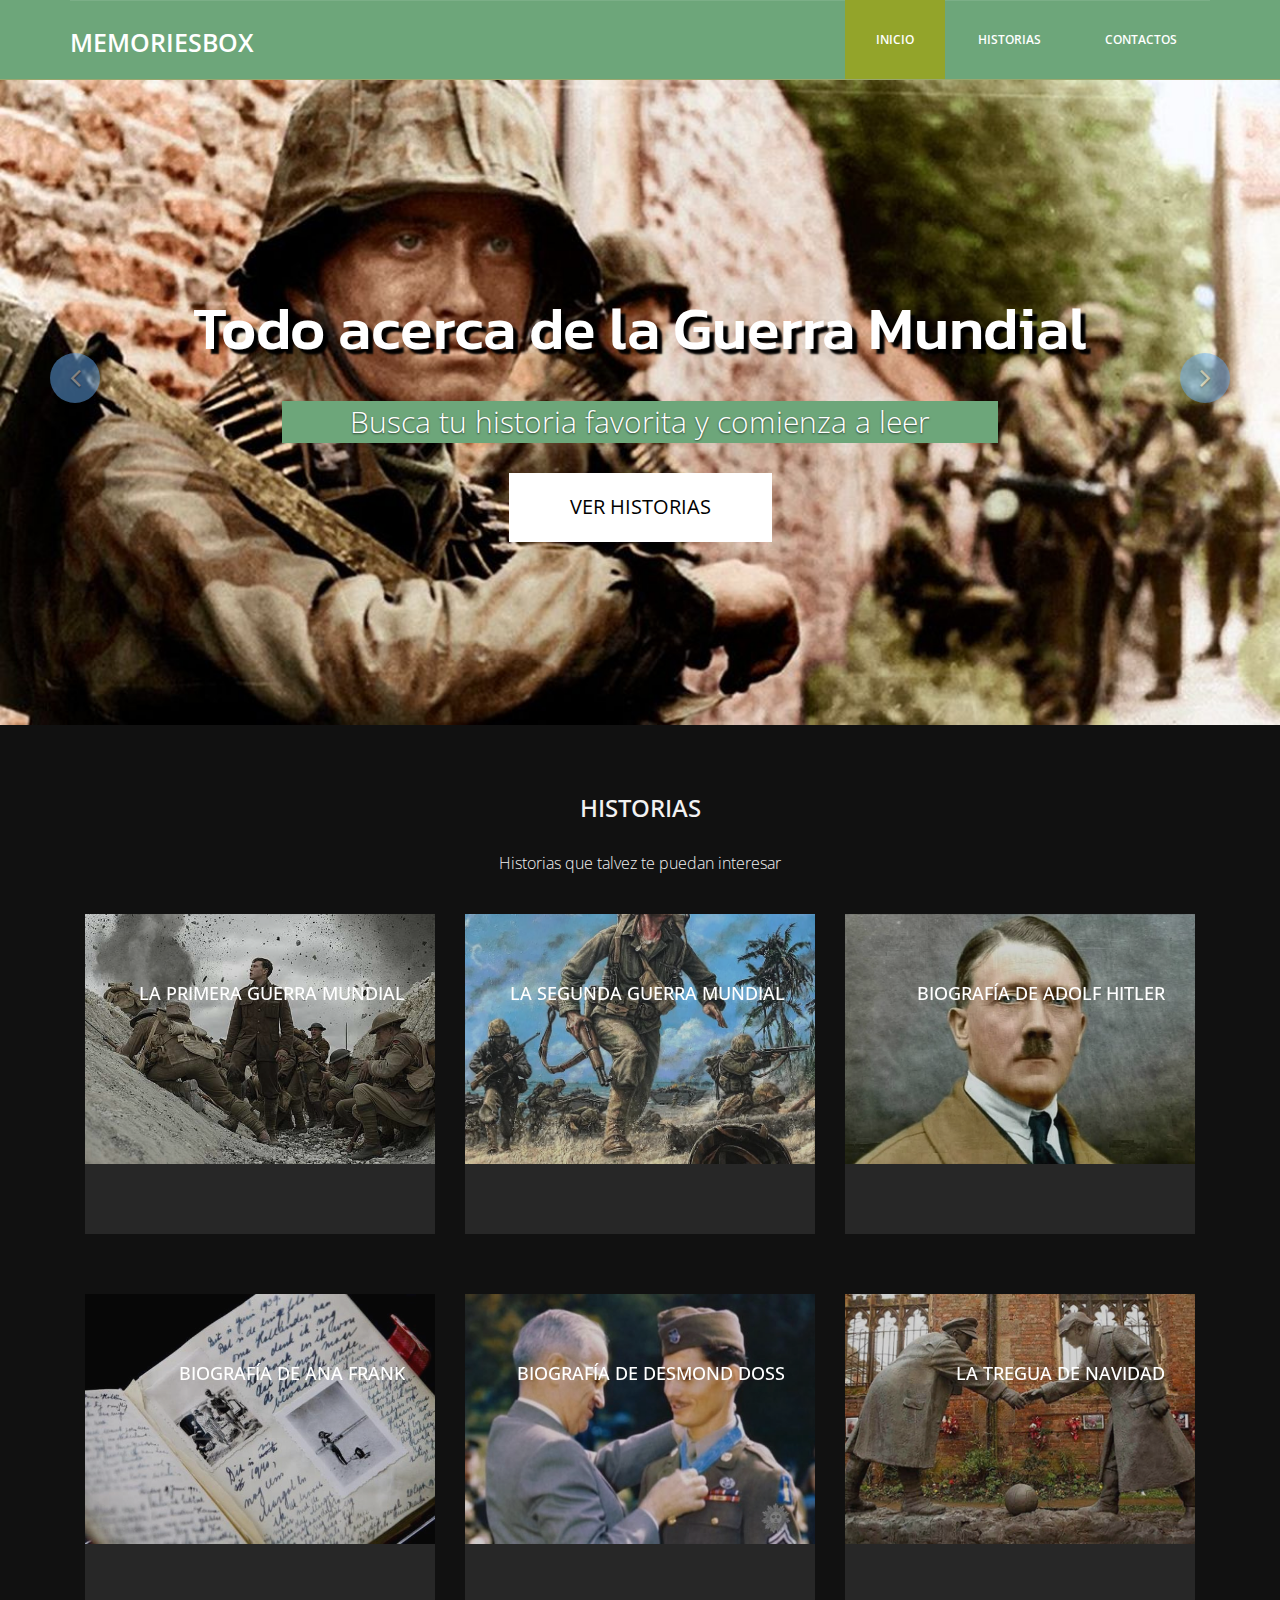
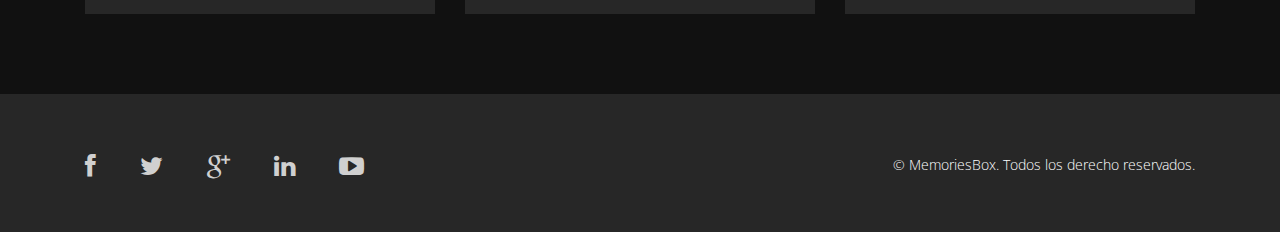
<file: index.html>
<!DOCTYPE html>
<html lang="en">

<head>
  <meta charset="utf-8">
  <meta http-equiv="X-UA-Compatible" content="IE=edge">
  <meta name="viewport" content="width=device-width, initial-scale=1">
  <!-- Las 3 metaetiquetas anteriores * deben * ser lo primero en la cabeza; cualquier otro contenido principal debe venir * después * de estas etiquetas -->
  <title>TODO SOBRE LA GUERRA</title>

  <!-- Bootstrap -->
  <link href="css/bootstrap.min.css" rel="stylesheet">
  <link rel="stylesheet" href="css/font-awesome.min.css">
  <link rel="stylesheet" href="css/animate.css">
  <link href="css/animate.min.css" rel="stylesheet">
  <link href="css/style.css" rel="stylesheet" />

  <link href="https://fonts.googleapis.com/css2?family=Kanit:wght@300&display=swap" rel="stylesheet">
</head>

<body>
  <header id="header">
    <nav class="navbar navbar-default navbar-static-top" role="banner">
      <div class="container">
        <div class="navbar-header">
          <button type="button" class="navbar-toggle" data-toggle="collapse" data-target=".navbar-collapse">
                        <span class="sr-only">Toggle navigation</span>
                        <span class="icon-bar"></span>
                        <span class="icon-bar"></span>
                        <span class="icon-bar"></span>
                    </button>
          <div class="navbar-brand">
            <a href="index.html"><h1>MemoriesBox</h1></a>
          </div>
        </div>
        <div class="navbar-collapse collapse">
          <div class="menu">
            <ul class="nav nav-tabs" role="tablist">
              <li role="presentation"><a href="index.html" class="active">Inicio</a></li>
              <li role="presentation"><a href="gallery.html">Historias</a></li>
              <li role="presentation"><a href="contact.html">Contactos</a></li>
            </ul>
          </div>
        </div>
      </div>
      <!--/.container-->
    </nav>
    <!--/nav-->
  </header>
  <!--/header-->

  <div class="slider">
    <div id="about-slider">
      <div id="carousel-slider" class="carousel slide" data-ride="carousel">
        <!-- Indicators -->
        <ol class="carousel-indicators visible-xs">
          <li data-target="#carousel-slider" data-slide-to="0" class="active"></li>
          <li data-target="#carousel-slider" data-slide-to="1"></li>
          <li data-target="#carousel-slider" data-slide-to="2"></li>
        </ol>

        <div class="carousel-inner">
          <div class="item active">
            <img src="img2/portada1.jpg" class="img-responsive" alt="">
            <div class="carousel-caption">
              <div class="wow fadeInUp" data-wow-offset="0" data-wow-delay="0.3s">
                <h2><span>Todo acerca de la Guerra Mundial</span></h2>
              </div>
              <div class="col-md-10 col-md-offset-1">
                <div class="wow fadeInUp" data-wow-offset="0" data-wow-delay="0.6s">
                  <p>Busca tu historia favorita y comienza a leer</p>
                </div>
              </div>
              <div class="wow fadeInUp" data-wow-offset="0" data-wow-delay="0.9s">
                <form class="form-inline" action="gallery.html">
                  <div class="form-group">
                    <button type="getnow" name="subscribe" class="btn btn-primary btn-lg" required="required">Ver Historias</button>
                  </div>
                </form>
              </div>
            </div>
          </div>

          <div class="item">
            <img src="img2/portada2.jfif" class="img-responsive" alt="">
            <div class="carousel-caption">
              <div class="wow fadeInUp" data-wow-offset="0" data-wow-delay="0.3s">
                <h2><span>Todo acerca de la Guerra Mundial</span></h2>
              </div>
              <div class="col-md-10 col-md-offset-1">
                <div class="wow fadeInUp" data-wow-offset="0" data-wow-delay="0.6s">
                  <p>Busca tu historia favorita y comienza a leer!</p>
                </div>
              </div>
              <div class="wow fadeInUp" data-wow-offset="0" data-wow-delay="0.9s">
                <form class="form-inline" action="gallery.html">
                  <div class="form-group">
                    <button type="getnow" name="subscribe" class="btn btn-primary btn-lg" required="required">Ver Historias</button>
                  </div>
                </form>
              </div>
            </div>
          </div>
          <div class="item">
            <img src="img2/portada3.jpg" class="img-responsive" alt="">
            <div class="carousel-caption">
              <div class="wow fadeInUp" data-wow-offset="0" data-wow-delay="0.3s">
                <h2><span>Todo acerca de la Guerra Mundial</span></h2>
              </div>
              <div class="col-md-10 col-md-offset-1">
                <div class="wow fadeInUp" data-wow-offset="0" data-wow-delay="0.6s">
                  <p>Busca tu historia favorita y comienza a leer!</p>
                </div>
              </div>
              <div class="wow fadeInUp" data-wow-offset="0" data-wow-delay="0.9s">
                <form class="form-inline" action="gallery.html">
                  <div class="form-group">
                    <button type="getnow" name="subscribe" class="btn btn-primary btn-lg" required="required">Ver Historias</button>
                  </div>
                </form>
              </div>
            </div>
          </div>
        </div>

        <a class="left carousel-control hidden-xs" href="#carousel-slider" data-slide="prev">
					<i class="fa fa-angle-left"></i>
				</a>

        <a class=" right carousel-control hidden-xs" href="#carousel-slider" data-slide="next">
					<i class="fa fa-angle-right"></i>
				</a>
      </div>
      <!--/#carousel-slider-->
    </div>
    <!--/#about-slider-->
  </div>
  <!--/#slider-->

<!--  INFORMACIONES

  <section class="action">
    <div class="container">
      <div class="left-text hidden-xs">
        <h4>Amet porro numquam ratione</h4>
        <p><em>Lorem ipsum dolor sit amet, consectetur adipisicing elit. Nisi ut explicabo magni sapiente.</em><br><br>Inventore at quia, vel in repellendus, cumque dolorem autem ad quidem mollitia porro blanditiis atque rerum debitis eveniet nostrum aliquam.
          Sint aperiam expedita sapiente amet officia quis perspiciatis adipisci, iure dolorem esse exercitationem!</p>
      </div>
      <div class="right-image hidden-xs"></div>
    </div>
  </section>
-->
	
<script async src="https://pagead2.googlesyndication.com/pagead/js/adsbygoogle.js?client=ca-pub-6965805817868224"
crossorigin="anonymous"></script>

<!--DOCUMENTALES-->
  <div class="gallery">
    <div class="text-center">
      <h2>Historias</h2>
      <p>Historias que talvez te puedan interesar</p>
    </div>
    <div class="container">

      <a href="contenido/info1.html">
      <div class="col-md-4">
        <figure class="effect-marley">
          <img src="img2/logoinfo1.jfif" alt="" class="img-responsive" />
          <figcaption>
            <h4>La Primera Guerra Mundial</h4>
            <p>El primer conflicto Global(1914 - 1918)</p>
          </figcaption>
        </figure>
      </div>
    </a>

    <a href="contenido/info2.html">
      <div class="col-md-4">
        <figure class="effect-marley">
          <img src="img2/info2.jpg" alt="" class="img-responsive" />
          <figcaption>
            <h4>La Segunda Guerra Mundial</h4>
            <p>El segundo conflicto Global(1939 - 1945)</p>
          </figcaption>
        </figure>
      </div>
    </a>

    <a href="contenido/info3.html">
      <div class="col-md-4">
        <figure class="effect-marley">
          <img src="img2/logoinfo3.jpg" alt="" class="img-responsive" />
          <figcaption>
            <h4>Biografía de Adolf Hitler</h4>
            <p>Adolf Hitler, El nombrado canciller de Alemania</p>
          </figcaption>
        </figure>
      </div>
    </a>
    </div>

    <div class="container">

      <a href="contenido/info4.html">
      <div class="col-md-4">
        <figure class="effect-marley">
          <img src="img2/logoinfo4.jfif" alt="" class="img-responsive" />
          <figcaption>
            <h4>Biografía de Ana Frank</h4>
            <p>Ana Frank, La niña que deseó ser escritora</p>
          </figcaption>
        </figure>
      </div>
      </a>

      <a href="contenido/info5.html">
      <div class="col-md-4">
        <figure class="effect-marley">
          <img src="img2/logoinfo5.jpg" alt="" class="img-responsive" />
          <figcaption>
            <h4>Biografía de Desmond Doss</h4>
            <p>Desmond Doss, El soldado que fué a la guerra sin armas</p>
          </figcaption>
        </figure>
      </div>
      </a>

      <a href="contenido/info6.html">
      <div class="col-md-4">
        <figure class="effect-marley">
          <img src="img2/logoinfo6.jpg" alt="" class="img-responsive" />
          <figcaption>
            <h4>La Tregua de Navidad</h4>
            <p>La tregua de Navidad, El partido de la paz</p>
          </figcaption>
        </figure>
      </div>
      </a>
    </div>
  </div>
	
<script async src="https://pagead2.googlesyndication.com/pagead/js/adsbygoogle.js?client=ca-pub-6965805817868224"
crossorigin="anonymous"></script>

<!--
  <footer>
    <div class="container">
      <div class="col-md-4 wow fadeInDown" data-wow-duration="1000ms" data-wow-delay="300ms">
        <h4>About Us</h4>
        <p>SystemDNS is tellus ac cursus commodo, mauesris condime ntum nibh, ut fermentum mas justo sitters.</p>
        <div class="contact-info">
          <ul>
            <li><i class="fa fa-home fa"></i>Suite 54 Elizebth Street, Victoria State Newyork, USA </li>
            <li><i class="fa fa-phone fa"></i> +38 000 129900</li>
            <li><i class="fa fa-envelope fa"></i> info@domain.net</li>
          </ul>
        </div>
      </div>

      <div class="col-md-4 wow fadeInDown" data-wow-duration="1000ms" data-wow-delay="600ms">
        <div class="text-center">
          <h4>Photo Gallery</h4>
          <ul class="sidebar-gallery">
            <li><a href="#"><img src="img/gallery1.png" alt="" /></a></li>
            <li><a href="#"><img src="img/gallery2.png" alt="" /></a></li>
            <li><a href="#"><img src="img/gallery3.png" alt="" /></a></li>
            <li><a href="#"><img src="img/gallery4.png" alt="" /></a></li>
            <li><a href="#"><img src="img/gallery5.png" alt="" /></a></li>
            <li><a href="#"><img src="img/gallery6.png" alt="" /></a></li>
          </ul>
        </div>
      </div>

      <div class="col-md-4 wow fadeInDown" data-wow-duration="1000ms" data-wow-delay="900ms">
        <div class="">
          <h4>Newsletter Registration</h4>
          <p>Subscribe toSystemDNS to receive the latest SystemDNS news via email. You may unsubscribe from this service at any time</p>
          <div class="btn-gamp">
            <input type="email" class="form-control" id="exampleInputEmail3" placeholder="Enter Email">
          </div>
          <div class="btn-gamp">
            <a type="submit" class="btn btn-default">Subscribe</a>
          </div>

        </div>
      </div>

    </div>
  </footer>
-->


  <div class="sub-footer">
    <div class="container">
      <div class="social-icon">
        <div class="col-md-4">
          <ul class="social-network">
            <li><a href="#" class="fb tool-tip" title="Facebook"><i class="fa fa-facebook"></i></a></li>
            <li><a href="#" class="twitter tool-tip" title="Twitter"><i class="fa fa-twitter"></i></a></li>
            <li><a href="#" class="gplus tool-tip" title="Google Plus"><i class="fa fa-google-plus"></i></a></li>
            <li><a href="#" class="linkedin tool-tip" title="Linkedin"><i class="fa fa-linkedin"></i></a></li>
            <li><a href="#" class="ytube tool-tip" title="You Tube"><i class="fa fa-youtube-play"></i></a></li>
          </ul>
        </div>
      </div>

      <div class="col-md-4 col-md-offset-4">
        <div class="copyright">
          &copy; MemoriesBox. Todos los derecho reservados.
        </div>
      </div>
    </div>
  </div>

  <!-- jQuery (necessary for Bootstrap's JavaScript plugins) -->
  <script src="js/jquery.js"></script>
  <!-- Include all compiled plugins (below), or include individual files as needed -->
  <script src="js/bootstrap.min.js"></script>
  <script src="js/wow.min.js"></script>
  <script>
    wow = new WOW({}).init();
  </script>
</body>

</html>
</file>
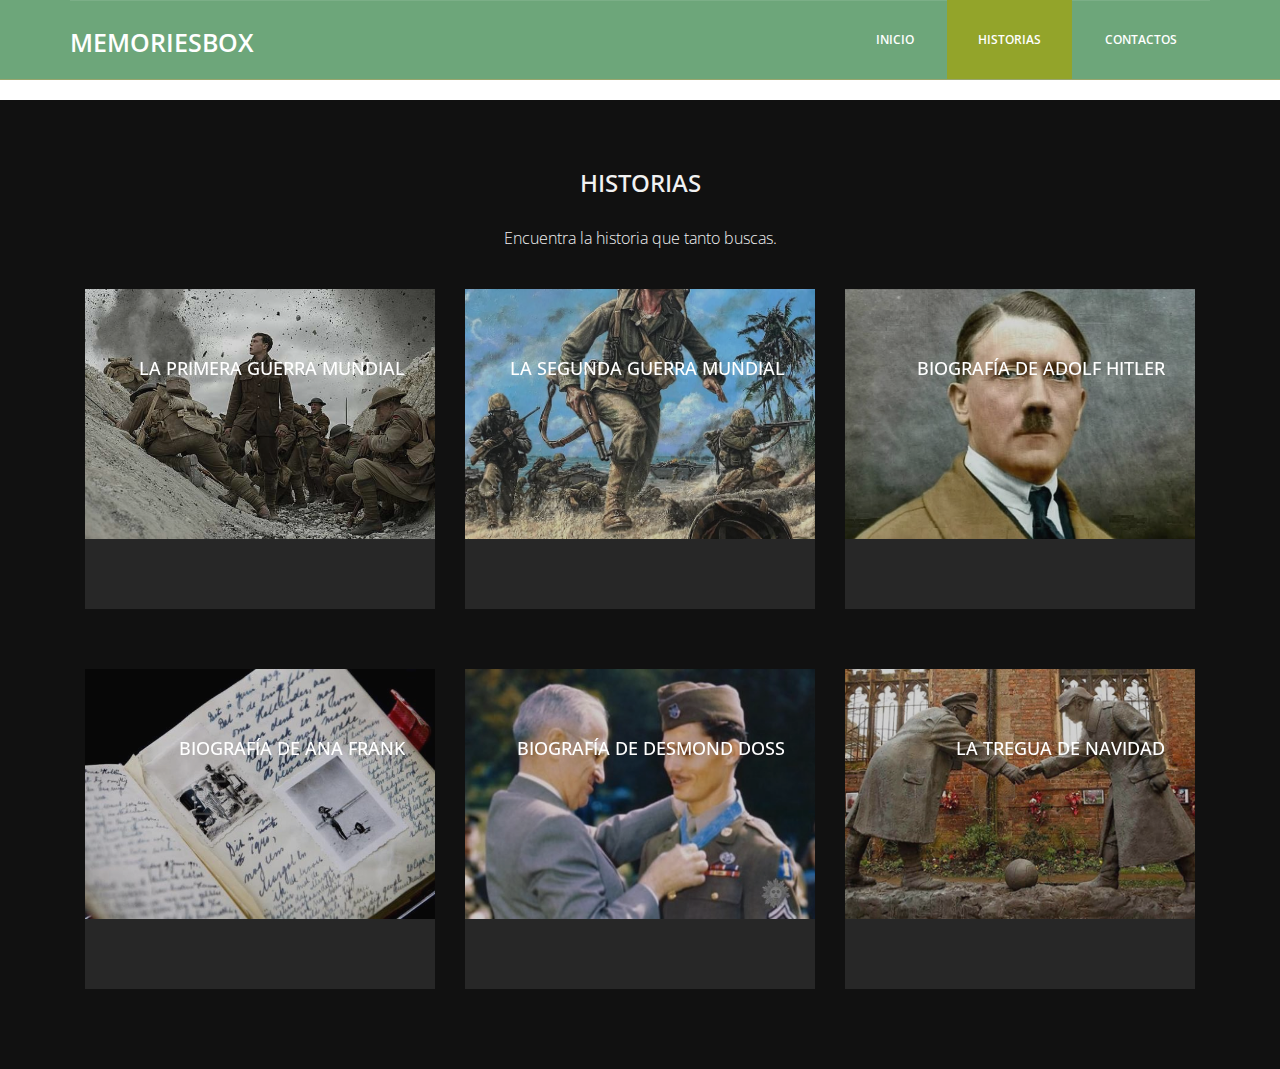
<file: gallery.html>
<!DOCTYPE html>
<html lang="en">

<head>
  <meta charset="utf-8">
  <meta http-equiv="X-UA-Compatible" content="IE=edge">
  <meta name="viewport" content="width=device-width, initial-scale=1">
    <!-- Las 3 metaetiquetas anteriores * deben * ser lo primero en la cabeza; cualquier otro contenido principal debe venir * después * de estas etiquetas -->
  <title>Documentales</title>

  <!-- Bootstrap -->
  <link href="css/bootstrap.min.css" rel="stylesheet">
  <link rel="stylesheet" href="css/font-awesome.min.css">
  <link rel="stylesheet" href="css/animate.css">
  <link href="css/animate.min.css" rel="stylesheet">
  <link href="css/style.css" rel="stylesheet" />
  
</head>

<body>
  <header id="header">
    <nav class="navbar navbar-default navbar-static-top" role="banner">
      <div class="container">
        <div class="navbar-header">
          <button type="button" class="navbar-toggle" data-toggle="collapse" data-target=".navbar-collapse">
                        <span class="sr-only">Toggle navigation</span>
                        <span class="icon-bar"></span>
                        <span class="icon-bar"></span>
                        <span class="icon-bar"></span>
                    </button>
          <div class="navbar-brand">
            <a href="index.html"><h1>MemoriesBox</h1></a>
          </div>
        </div>
        <div class="navbar-collapse collapse">
          <div class="menu">
            <ul class="nav nav-tabs" role="tablist">
              <li role="presentation"><a href="index.html">Inicio</a></li>
              <li role="presentation"><a href="gallery.html" class="active">Historias</a></li>
              <li role="presentation"><a href="contact.html">Contactos</a></li>
            </ul>
          </div>
        </div>
      </div>
      <!--/.container-->
    </nav>
    <!--/nav-->
  </header>
  <!--/header-->
  
  <script async src="https://pagead2.googlesyndication.com/pagead/js/adsbygoogle.js?client=ca-pub-6965805817868224"
     crossorigin="anonymous"></script>


<!--DOCUMENTALES-->
  <div class="gallery">
    <div class="text-center">
      <h2>Historias</h2>
      <p>Encuentra la historia que tanto buscas.</p>
    </div>
    <div class="container">

      <a href="contenido/info1.html" target="_BLANK">
      <div class="col-md-4">
        <figure class="effect-marley">
          <img src="img2/logoinfo1.jfif" alt="" class="img-responsive" />
          <figcaption>
            <h4>La Primera Guerra Mundial</h4>
            <p>El primer conflicto global <br> (1914 - 1918)</p>
          </figcaption>
        </figure>
      </div>
      </a>

      <a href="contenido/info2.html" target="_BLANK">
        <div class="col-md-4">
          <figure class="effect-marley">
            <img src="img2/info2.jpg" alt="" class="img-responsive" />
              <figcaption>
              <h4>La Segunda Guerra Mundial</h4>
              <p>El segundo conflicto global (1939 - 1945)</p>
            </figcaption>
          </figure>
        </div>
      </a>

      <a href="contenido/info3.html" target="_BLANK">
      <div class="col-md-4">
        <figure class="effect-marley">
          <img src="img2/logoinfo3.jpg" alt="" class="img-responsive" />
          <figcaption>
            <h4>Biografía de Adolf Hitler</h4>
            <p>Adolf Hitler, El nombrado canciller de Alemania</p>
          </figcaption>
        </figure>
      </div>
      </a>

    </div>

    <div class="container">

      <a href="contenido/info4.html" target="_BLANK">
      <div class="col-md-4">
        <figure class="effect-marley">
          <img src="img2/logoinfo4.jfif" alt="" class="img-responsive" />
          <figcaption>
            <h4>Biografía de Ana Frank</h4>
            <p>Ana Frank, La niña que deseó ser escritora</p>
          </figcaption>
        </figure>
      </div>
      </a>

      <a href="contenido/info5.html" target="_BLANK">
      <div class="col-md-4">
        <figure class="effect-marley">
          <img src="img2/logoinfo5.jpg" alt="" class="img-responsive" />
          <figcaption>
            <h4>Biografía de Desmond Doss</h4>
            <p>Desmond Doss, El soldado que fué a la guerra sin armas</p>
          </figcaption>
        </figure>
      </div>
      </a>

      <a href="contenido/info6.html" target="_BLANK">
      <div class="col-md-4">
        <figure class="effect-marley">
          <img src="img2/logoinfo6.jpg" alt="" class="img-responsive" />
          <figcaption>
            <h4>La Tregua de Navidad</h4>
            <p>La tregua de Navidad, El partido de la paz</p>
          </figcaption>
        </figure>
      </div>
      </a>
      
    </div>
  </div>
  
  <script async src="https://pagead2.googlesyndication.com/pagead/js/adsbygoogle.js?client=ca-pub-6965805817868224"
     crossorigin="anonymous"></script>

<!--
  <footer>
    <div class="container">
      <div class="col-md-4 wow fadeInDown" data-wow-duration="1000ms" data-wow-delay="300ms">
        <h4>About Us</h4>
        <p>SystemDNS is tellus ac cursus commodo, mauesris condime ntum nibh, ut fermentum mas justo sitters.</p>
        <div class="contact-info">
          <ul>
            <li><i class="fa fa-home fa"></i>Suite 54 Elizebth Street, Victoria State Newyork, USA </li>
            <li><i class="fa fa-phone fa"></i> +38 000 129900</li>
            <li><i class="fa fa-envelope fa"></i> info@domain.net</li>
          </ul>
        </div>
      </div>

      <div class="col-md-4 wow fadeInDown" data-wow-duration="1000ms" data-wow-delay="600ms">
        <div class="text-center">
          <h4>Photo Gallery</h4>
          <ul class="sidebar-gallery">
            <li><a href="#"><img src="img/gallery1.png" alt="" /></a></li>
            <li><a href="#"><img src="img/gallery2.png" alt="" /></a></li>
            <li><a href="#"><img src="img/gallery3.png" alt="" /></a></li>
            <li><a href="#"><img src="img/gallery4.png" alt="" /></a></li>
            <li><a href="#"><img src="img/gallery5.png" alt="" /></a></li>
            <li><a href="#"><img src="img/gallery6.png" alt="" /></a></li>
          </ul>
        </div>
      </div>

      <div class="col-md-4 wow fadeInDown" data-wow-duration="1000ms" data-wow-delay="900ms">
        <div class="">
          <h4>Newsletter Registration</h4>
          <p>Subscribe to ProOnliPc to receive the latest ProOnliPc news via email. You may unsubscribe from this service at any time</p>
          <div class="btn-gamp">
            <input type="email" class="form-control" id="exampleInputEmail3" placeholder="Enter Email">
          </div>
          <div class="btn-gamp">
            <a type="submit" class="btn btn-default">Subscribe</a>
          </div>

        </div>

      </div>
  </footer>

  <div class="sub-footer">
    <div class="container">
      <div class="social-icon">
        <div class="col-md-4">
          <ul class="social-network">
            <li><a href="#" class="fb tool-tip" title="Facebook"><i class="fa fa-facebook"></i></a></li>
            <li><a href="#" class="twitter tool-tip" title="Twitter"><i class="fa fa-twitter"></i></a></li>
            <li><a href="#" class="gplus tool-tip" title="Google Plus"><i class="fa fa-google-plus"></i></a></li>
            <li><a href="#" class="linkedin tool-tip" title="Linkedin"><i class="fa fa-linkedin"></i></a></li>
            <li><a href="#" class="ytube tool-tip" title="You Tube"><i class="fa fa-youtube-play"></i></a></li>
          </ul>
        </div>
      </div>

      <div class="col-md-4 col-md-offset-4">
        <div class="copyright">
          &copy; ProOnliPc Theme. All Rights Reserved.
          <div class="credits">
           
            <a href="https://www.youtube.com/channel/UCDH0DJaVLkCDtl_YN9hhByw?view_as=subscriber">ProOnliPc Themes</a> by <a href="https://www.youtube.com/channel/UCDH0DJaVLkCDtl_YN9hhByw?view_as=subscriber">ProOnliPc</a>
          </div>
        </div>
      </div>
    </div>
  </div>

-->  

  <!-- jQuery (necessary for Bootstrap's JavaScript plugins) -->
  <script src="js/jquery.js"></script>
  <!-- Include all compiled plugins (below), or include individual files as needed -->
  <script src="js/bootstrap.min.js"></script>
  <script src="js/wow.min.js"></script>
  <script>
    wow = new WOW({}).init();
  </script>

</body>

</html>
</file>
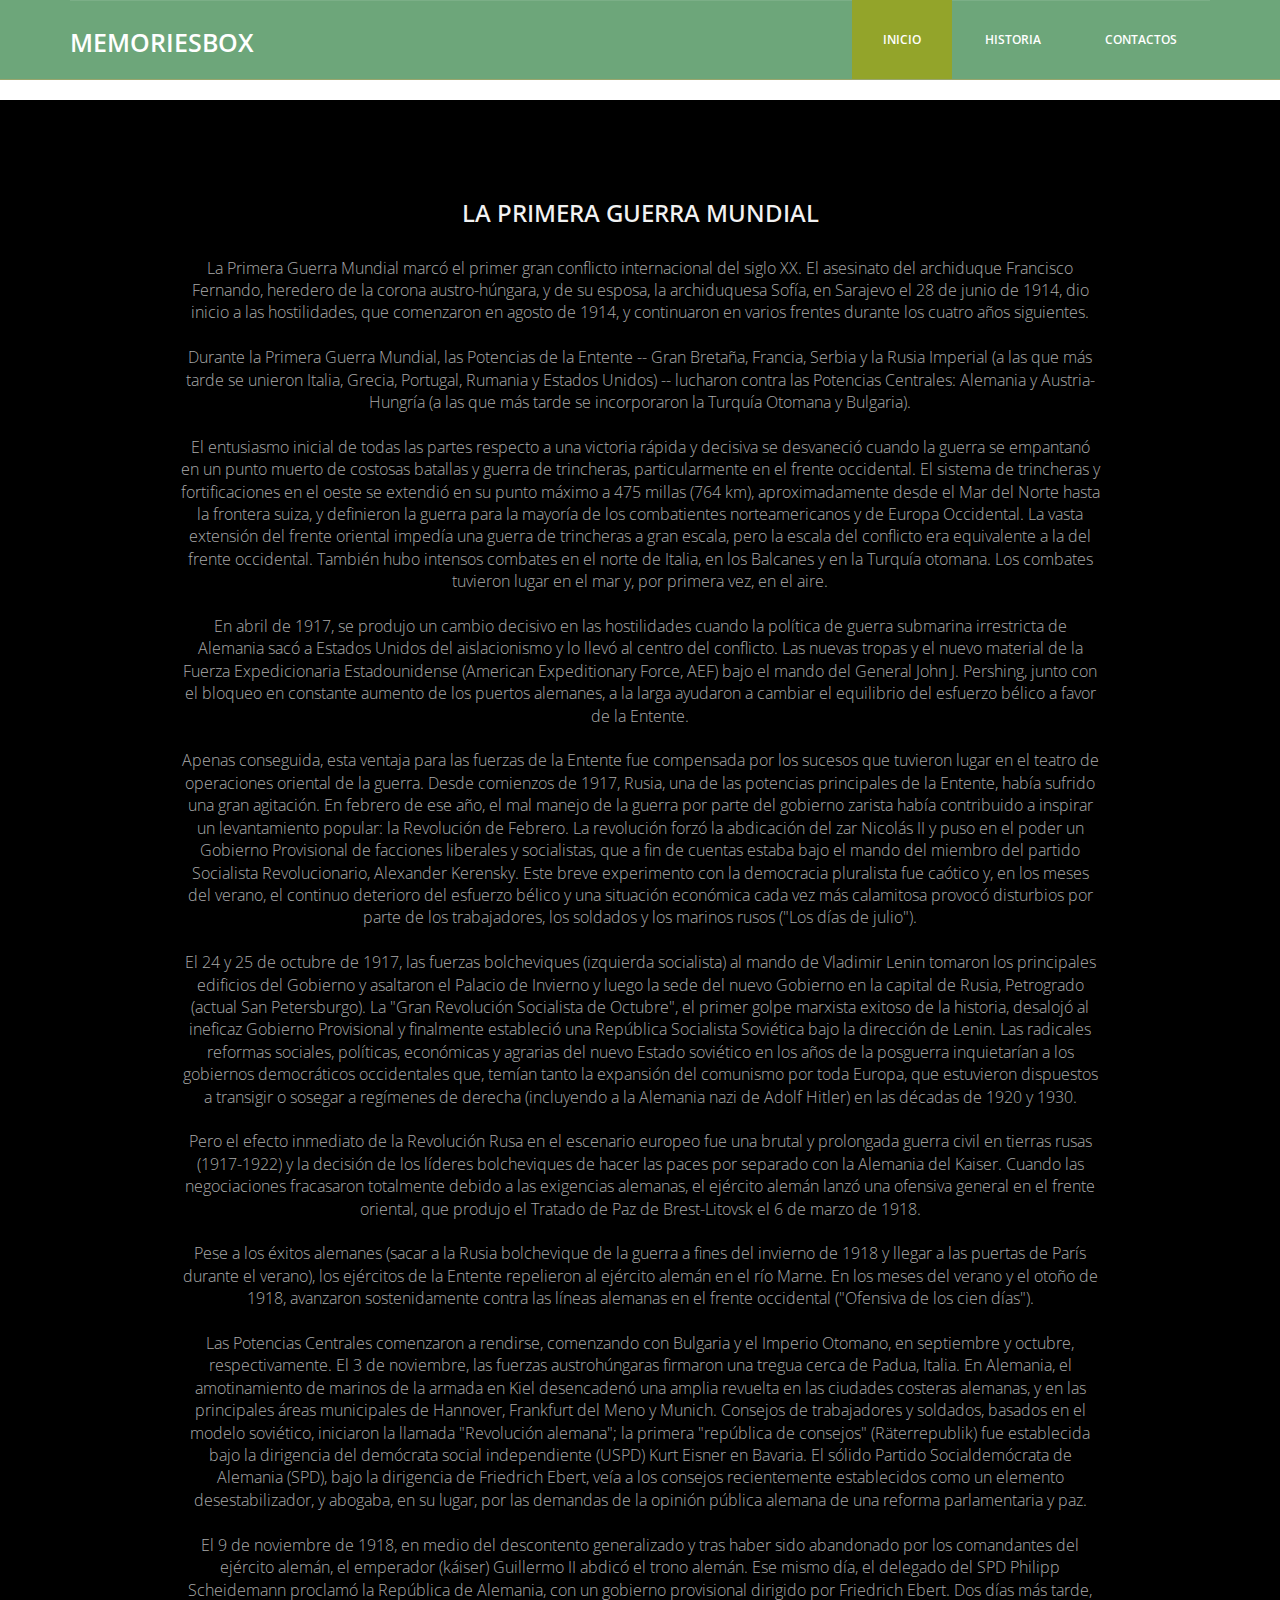
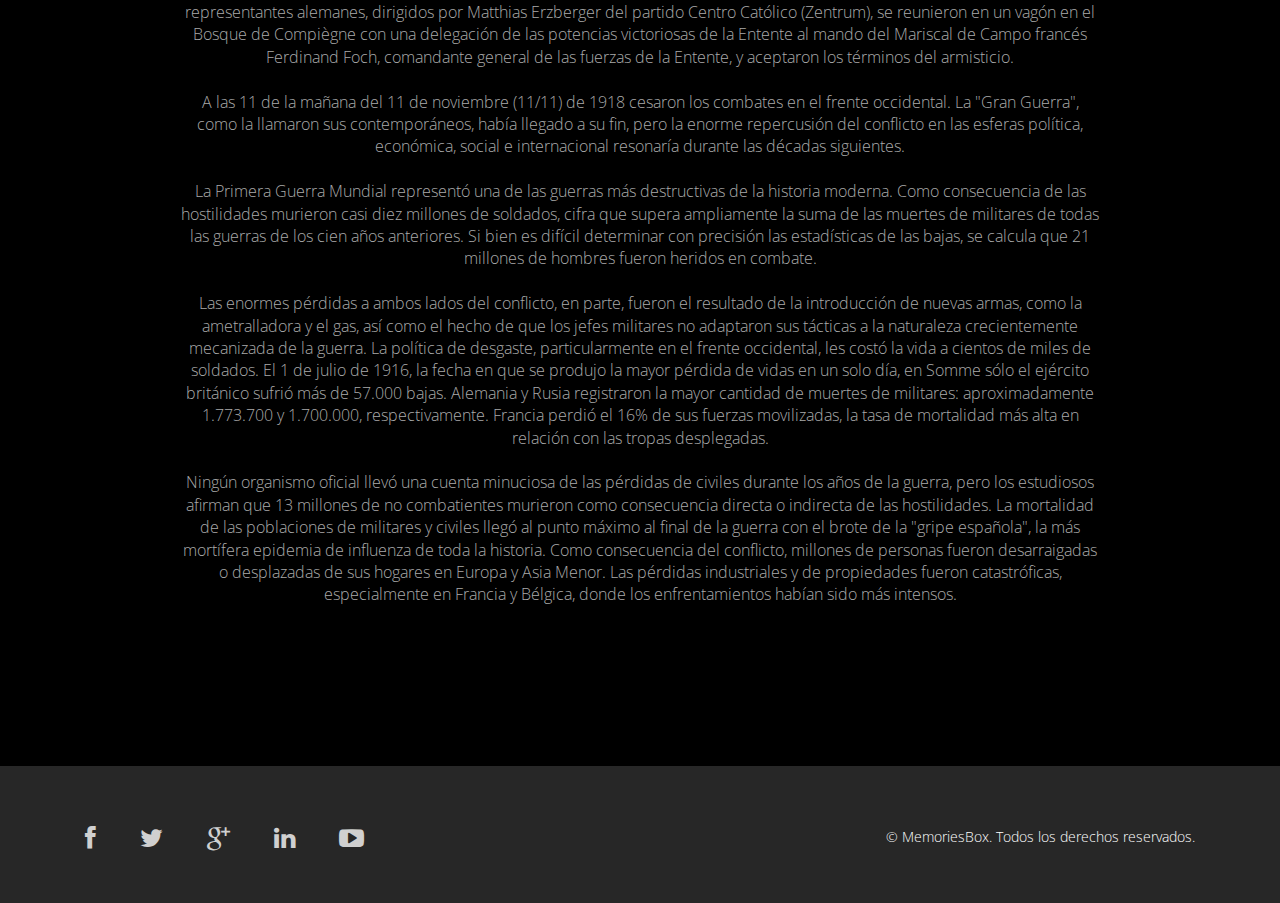
<file: contenido/info1.html>
<!DOCTYPE html>
<html lang="en">

<head>
  <meta charset="utf-8">
  <meta http-equiv="X-UA-Compatible" content="IE=edge">
  <meta name="viewport" content="width=device-width, initial-scale=1">
  <!-- Las 3 metaetiquetas anteriores * deben * ser lo primero en la cabeza; cualquier otro contenido principal debe venir * después * de estas etiquetas -->
  <title>MemoriesBox - Primera Guerra Mundial</title>

  <!-- Bootstrap -->
  <link href="../css/bootstrap.min.css" rel="stylesheet">
  <link rel="../stylesheet" href="css/font-awesome.min.css">
  <link rel="../stylesheet" href="css/animate.css">
  <link href="../css/animate.min.css" rel="stylesheet">
  <link href="../css/style.css" rel="stylesheet" />

  <link href="https://fonts.googleapis.com/css2?family=Kanit:wght@300&display=swap" rel="stylesheet">
</head>

<body>
  <header id="header">
    <nav class="navbar navbar-default navbar-static-top" role="banner">
      <div class="container">
        <div class="navbar-header">
          <button type="button" class="navbar-toggle" data-toggle="collapse" data-target=".navbar-collapse">
                        <span class="sr-only">Toggle navigation</span>
                        <span class="icon-bar"></span>
                        <span class="icon-bar"></span>
                        <span class="icon-bar"></span>
                    </button>
          <div class="navbar-brand">
            <a href="../index.html"><h1>MemoriesBox</h1></a>
          </div>
        </div>
        <div class="navbar-collapse collapse">
          <div class="menu">
            <ul class="nav nav-tabs" role="tablist">
              <li role="presentation"><a href="../index.html" class="active">Inicio</a></li>
              <li role="presentation"><a href="../gallery.html">Historia</a></li>
              <li role="presentation"><a href="../contact.html">Contactos</a></li>
            </ul>
          </div>
        </div>
      </div>
      <!--/.container-->
    </nav>
    <!--/nav-->
  </header>
  <!--/header-->

<!-- SLIDER 

  <div class="slider">
    <div id="about-slider">
      <div id="carousel-slider" class="carousel slide" data-ride="carousel">

        <ol class="carousel-indicators visible-xs">
          <li data-target="#carousel-slider" data-slide-to="0" class="active"></li>
          <li data-target="#carousel-slider" data-slide-to="1"></li>
          <li data-target="#carousel-slider" data-slide-to="2"></li>
        </ol>

        <div class="carousel-inner">
          <div class="item active">
            <img src="../img2/portada1.jpg" class="img-responsive" alt="">
            <div class="carousel-caption">
              <div class="wow fadeInUp" data-wow-offset="0" data-wow-delay="0.3s">
                <h2><span>Todo acerca de la Guerra Mundial</span></h2>
              </div>
              <div class="col-md-10 col-md-offset-1">
                <div class="wow fadeInUp" data-wow-offset="0" data-wow-delay="0.6s">
                  <p>Con más de +50 documentales sobre el tema</p>
                </div>
              </div>
              <div class="wow fadeInUp" data-wow-offset="0" data-wow-delay="0.9s">
                <form class="form-inline">
                  <div class="form-group">
                    <button type="getnow" name="subscribe" class="btn btn-primary btn-lg" required="required">Buscar Ahora</button>
                  </div>
                </form>
              </div>
            </div>
          </div>

          <div class="item">
            <img src="../img2/portada2.jfif" class="img-responsive" alt="">
            <div class="carousel-caption">
              <div class="wow fadeInUp" data-wow-offset="0" data-wow-delay="0.3s">
                <h2><span>Todo acerca de la Guerra Mundial</span></h2>
              </div>
              <div class="col-md-10 col-md-offset-1">
                <div class="wow fadeInUp" data-wow-offset="0" data-wow-delay="0.6s">
                  <p>Con más de +50 documentales sobre el tema</p>
                </div>
              </div>
              <div class="wow fadeInUp" data-wow-offset="0" data-wow-delay="0.9s">
                <form class="form-inline">
                  <div class="form-group">
                    <button type="getnow" name="subscribe" class="btn btn-primary btn-lg" required="required">Buscar Ahora</button>
                  </div>
                </form>
              </div>
            </div>
          </div>
          <div class="item">
            <img src="../img2/portada3.jpg" class="img-responsive" alt="">
            <div class="carousel-caption">
              <div class="wow fadeInUp" data-wow-offset="0" data-wow-delay="0.3s">
                <h2><span>Todo acerca de la Guerra Mundial</span></h2>
              </div>
              <div class="col-md-10 col-md-offset-1">
                <div class="wow fadeInUp" data-wow-offset="0" data-wow-delay="0.6s">
                  <p>Con más de +50 documentales sobre el tema</p>
                </div>
              </div>
              <div class="wow fadeInUp" data-wow-offset="0" data-wow-delay="0.9s">
                <form class="form-inline">
                  <div class="form-group">
                    <button type="getnow" name="subscribe" class="btn btn-primary btn-lg" required="required">Buscar Ahora</button>
                  </div>
                </form>
              </div>
            </div>
          </div>
        </div>

        <a class="left carousel-control hidden-xs" href="#carousel-slider" data-slide="prev">
					<i class="fa fa-angle-left"></i>
				</a>

        <a class=" right carousel-control hidden-xs" href="#carousel-slider" data-slide="next">
					<i class="fa fa-angle-right"></i>
				</a>
      </div>
    </div>
  </div>
-->

<!--INFORMACIONES-->
  <!-- Copy Page
  <div class="about">
    <div class="container">
      <div class="text-center">
        <h2>Quaerat quod voluptate consequuntur </h2>
        <div class="col-md-10 col-md-offset-1">
          <p>
            
          </p>
        </div>
      </div>  
    </div>      
  </div>
  -->

  <div class="about">
    <div class="container">
      <div class="text-center">
	      
<script async src="https://pagead2.googlesyndication.com/pagead/js/adsbygoogle.js?client=ca-pub-6965805817868224"
     crossorigin="anonymous"></script>
	      
	      
        <h2>La Primera Guerra Mundial</h2>
        <div class="col-md-10 col-md-offset-1">
          <p>
            La Primera Guerra Mundial marcó el primer gran conflicto internacional del siglo XX. El asesinato del archiduque Francisco Fernando, heredero de la corona austro-húngara, y de su esposa, la archiduquesa Sofía, en Sarajevo el 28 de junio de 1914, dio inicio a las hostilidades, que comenzaron en agosto de 1914, y continuaron en varios frentes durante los cuatro años siguientes.
            <br><br>
            Durante la Primera Guerra Mundial, las Potencias de la Entente -- Gran Bretaña, Francia, Serbia y la Rusia Imperial (a las que más tarde se unieron Italia, Grecia, Portugal, Rumania y Estados Unidos) -- lucharon contra las Potencias Centrales: Alemania y Austria-Hungría (a las que más tarde se incorporaron la Turquía Otomana y Bulgaria).
            <br><br>
            El entusiasmo inicial de todas las partes respecto a una victoria rápida y decisiva se desvaneció cuando la guerra se empantanó en un punto muerto de costosas batallas y guerra de trincheras, particularmente en el frente occidental. El sistema de trincheras y fortificaciones en el oeste se extendió en su punto máximo a 475 millas (764 km), aproximadamente desde el Mar del Norte hasta la frontera suiza, y definieron la guerra para la mayoría de los combatientes norteamericanos y de Europa Occidental. La vasta extensión del frente oriental impedía una guerra de trincheras a gran escala, pero la escala del conflicto era equivalente a la del frente occidental. También hubo intensos combates en el norte de Italia, en los Balcanes y en la Turquía otomana. Los combates tuvieron lugar en el mar y, por primera vez, en el aire.
            <br><br>
            En abril de 1917, se produjo un cambio decisivo en las hostilidades cuando la política de guerra submarina irrestricta de Alemania sacó a Estados Unidos del aislacionismo y lo llevó al centro del conflicto. Las nuevas tropas y el nuevo material de la Fuerza Expedicionaria Estadounidense (American Expeditionary Force, AEF) bajo el mando del General John J. Pershing, junto con el bloqueo en constante aumento de los puertos alemanes, a la larga ayudaron a cambiar el equilibrio del esfuerzo bélico a favor de la Entente.
            <br><br>
            Apenas conseguida, esta ventaja para las fuerzas de la Entente fue compensada por los sucesos que tuvieron lugar en el teatro de operaciones oriental de la guerra. Desde comienzos de 1917, Rusia, una de las potencias principales de la Entente, había sufrido una gran agitación. En febrero de ese año, el mal manejo de la guerra por parte del gobierno zarista había contribuido a inspirar un levantamiento popular: la Revolución de Febrero. La revolución forzó la abdicación del zar Nicolás II y puso en el poder un Gobierno Provisional de facciones liberales y socialistas, que a fin de cuentas estaba bajo el mando del miembro del partido Socialista Revolucionario, Alexander Kerensky. Este breve experimento con la democracia pluralista fue caótico y, en los meses del verano, el continuo deterioro del esfuerzo bélico y una situación económica cada vez más calamitosa provocó disturbios por parte de los trabajadores, los soldados y los marinos rusos ("Los días de julio").
            <br><br>
		  
<script async src="https://pagead2.googlesyndication.com/pagead/js/adsbygoogle.js?client=ca-pub-6965805817868224"
crossorigin="anonymous"></script>
		  
            El 24 y 25 de octubre de 1917, las fuerzas bolcheviques (izquierda socialista) al mando de Vladimir Lenin tomaron los principales edificios del Gobierno y asaltaron el Palacio de Invierno y luego la sede del nuevo Gobierno en la capital de Rusia, Petrogrado (actual San Petersburgo). La "Gran Revolución Socialista de Octubre", el primer golpe marxista exitoso de la historia, desalojó al ineficaz Gobierno Provisional y finalmente estableció una República Socialista Soviética bajo la dirección de Lenin. Las radicales reformas sociales, políticas, económicas y agrarias del nuevo Estado soviético en los años de la posguerra inquietarían a los gobiernos democráticos occidentales que, temían tanto la expansión del comunismo por toda Europa, que estuvieron dispuestos a transigir o sosegar a regímenes de derecha (incluyendo a la Alemania nazi de Adolf Hitler) en las décadas de 1920 y 1930.
            <br><br>
            Pero el efecto inmediato de la Revolución Rusa en el escenario europeo fue una brutal y prolongada guerra civil en tierras rusas (1917-1922) y la decisión de los líderes bolcheviques de hacer las paces por separado con la Alemania del Kaiser. Cuando las negociaciones fracasaron totalmente debido a las exigencias alemanas, el ejército alemán lanzó una ofensiva general en el frente oriental, que produjo el Tratado de Paz de Brest-Litovsk el 6 de marzo de 1918.
            <br><br>
            Pese a los éxitos alemanes (sacar a la Rusia bolchevique de la guerra a fines del invierno de 1918 y llegar a las puertas de París durante el verano), los ejércitos de la Entente repelieron al ejército alemán en el río Marne. En los meses del verano y el otoño de 1918, avanzaron sostenidamente contra las líneas alemanas en el frente occidental ("Ofensiva de los cien días").
            <br><br>
            Las Potencias Centrales comenzaron a rendirse, comenzando con Bulgaria y el Imperio Otomano, en septiembre y octubre, respectivamente. El 3 de noviembre, las fuerzas austrohúngaras firmaron una tregua cerca de Padua, Italia. En Alemania, el amotinamiento de marinos de la armada en Kiel desencadenó una amplia revuelta en las ciudades costeras alemanas, y en las principales áreas municipales de Hannover, Frankfurt del Meno y Munich. Consejos de trabajadores y soldados, basados en el modelo soviético, iniciaron la llamada "Revolución alemana"; la primera "república de consejos" (Räterrepublik) fue establecida bajo la dirigencia del demócrata social independiente (USPD) Kurt Eisner en Bavaria. El sólido Partido Socialdemócrata de Alemania (SPD), bajo la dirigencia de Friedrich Ebert, veía a los consejos recientemente establecidos como un elemento desestabilizador, y abogaba, en su lugar, por las demandas de la opinión pública alemana de una reforma parlamentaria y paz.
            <br><br>
            El 9 de noviembre de 1918, en medio del descontento generalizado y tras haber sido abandonado por los comandantes del ejército alemán, el emperador (káiser) Guillermo II abdicó el trono alemán. Ese mismo día, el delegado del SPD Philipp Scheidemann proclamó la República de Alemania, con un gobierno provisional dirigido por Friedrich Ebert. Dos días más tarde, representantes alemanes, dirigidos por Matthias Erzberger del partido Centro Católico (Zentrum), se reunieron en un vagón en el Bosque de Compiègne con una delegación de las potencias victoriosas de la Entente al mando del Mariscal de Campo francés Ferdinand Foch, comandante general de las fuerzas de la Entente, y aceptaron los términos del armisticio.
            <br><br>
            A las 11 de la mañana del 11 de noviembre (11/11) de 1918 cesaron los combates en el frente occidental. La "Gran Guerra", como la llamaron sus contemporáneos, había llegado a su fin, pero la enorme repercusión del conflicto en las esferas política, económica, social e internacional resonaría durante las décadas siguientes.
            <br><br>
            La Primera Guerra Mundial representó una de las guerras más destructivas de la historia moderna. Como consecuencia de las hostilidades murieron casi diez millones de soldados, cifra que supera ampliamente la suma de las muertes de militares de todas las guerras de los cien años anteriores. Si bien es difícil determinar con precisión las estadísticas de las bajas, se calcula que 21 millones de hombres fueron heridos en combate.
            <br><br>
            Las enormes pérdidas a ambos lados del conflicto, en parte, fueron el resultado de la introducción de nuevas armas, como la ametralladora y el gas, así como el hecho de que los jefes militares no adaptaron sus tácticas a la naturaleza crecientemente mecanizada de la guerra. La política de desgaste, particularmente en el frente occidental, les costó la vida a cientos de miles de soldados. El 1 de julio de 1916, la fecha en que se produjo la mayor pérdida de vidas en un solo día, en Somme sólo el ejército británico sufrió más de 57.000 bajas. Alemania y Rusia registraron la mayor cantidad de muertes de militares: aproximadamente 1.773.700 y 1.700.000, respectivamente. Francia perdió el 16% de sus fuerzas movilizadas, la tasa de mortalidad más alta en relación con las tropas desplegadas.
            <br><br>
            Ningún organismo oficial llevó una cuenta minuciosa de las pérdidas de civiles durante los años de la guerra, pero los estudiosos afirman que 13 millones de no combatientes murieron como consecuencia directa o indirecta de las hostilidades. La mortalidad de las poblaciones de militares y civiles llegó al punto máximo al final de la guerra con el brote de la "gripe española", la más mortífera epidemia de influenza de toda la historia. Como consecuencia del conflicto, millones de personas fueron desarraigadas o desplazadas de sus hogares en Europa y Asia Menor. Las pérdidas industriales y de propiedades fueron catastróficas, especialmente en Francia y Bélgica, donde los enfrentamientos habían sido más intensos.
          </p>
		
<script async src="https://pagead2.googlesyndication.com/pagead/js/adsbygoogle.js?client=ca-pub-6965805817868224"
crossorigin="anonymous"></script>
		
		
        </div>
      </div>  
    </div>      
  </div>

<!--
  <div class="gallery">
    <div class="text-center">
      <h2>Documentales populares</h2>
      <p>Informate lo más profundo que puedas.</p>
    </div>
    <div class="container">

      <a href="#">
      <div class="col-md-4">
        <figure class="effect-marley">
          <img src="../img/8.jpg" alt="" class="img-responsive" />
          <figcaption>
            <h4>La Primera Guerra Mundial</h4>
            <p>Lee el documental completo sobre la primera guerra mundial.</p>
          </figcaption>
        </figure>
      </div>
    </a>

    <a href="#">
      <div class="col-md-4">
        <figure class="effect-marley">
          <img src="../img/9.jpg" alt="" class="img-responsive" />
          <figcaption>
            <h4>sweet marley</h4>
            <p>Marley tried to convince her but she was not interested.</p>
          </figcaption>
        </figure>
      </div>
    </a>

    <a href="#">
      <div class="col-md-4">
        <figure class="effect-marley">
          <img src="../img/10.jpg" alt="" class="img-responsive" />
          <figcaption>
            <h4>sweet marley</h4>
            <p>Marley tried to convince her but she was not interested.</p>
          </figcaption>
        </figure>
      </div>
    </a>
    </div>

    <div class="container">

      <a href="#">
      <div class="col-md-4">
        <figure class="effect-marley">
          <img src="../img/11.jpg" alt="" class="img-responsive" />
          <figcaption>
            <h4>sweet marley</h4>
            <p>Marley tried to convince her but she was not interested.</p>
          </figcaption>
        </figure>
      </div>
      </a>

      <a href="#">
      <div class="col-md-4">
        <figure class="effect-marley">
          <img src="../img/12.jpg" alt="" class="img-responsive" />
          <figcaption>
            <h4>sweet marley</h4>
            <p>Marley tried to convince her but she was not interested.</p>
          </figcaption>
        </figure>
      </div>
      </a>

      <a href="#">
      <div class="col-md-4">
        <figure class="effect-marley">
          <img src="../img/13.jpg" alt="" class="img-responsive" />
          <figcaption>
            <h4>sweet marley</h4>
            <p>Marley tried to convince her but she was not interested.</p>
          </figcaption>
        </figure>
      </div>
      </a>
    </div>
  </div>
-->

<!--
  <footer>
    <div class="container">
      <div class="col-md-4 wow fadeInDown" data-wow-duration="1000ms" data-wow-delay="300ms">
        <h4>About Us</h4>
        <p>SystemDNS is tellus ac cursus commodo, mauesris condime ntum nibh, ut fermentum mas justo sitters.</p>
        <div class="contact-info">
          <ul>
            <li><i class="fa fa-home fa"></i>Suite 54 Elizebth Street, Victoria State Newyork, USA </li>
            <li><i class="fa fa-phone fa"></i> +38 000 129900</li>
            <li><i class="fa fa-envelope fa"></i> info@domain.net</li>
          </ul>
        </div>
      </div>

      <div class="col-md-4 wow fadeInDown" data-wow-duration="1000ms" data-wow-delay="600ms">
        <div class="text-center">
          <h4>Photo Gallery</h4>
          <ul class="sidebar-gallery">
            <li><a href="#"><img src="img/gallery1.png" alt="" /></a></li>
            <li><a href="#"><img src="img/gallery2.png" alt="" /></a></li>
            <li><a href="#"><img src="img/gallery3.png" alt="" /></a></li>
            <li><a href="#"><img src="img/gallery4.png" alt="" /></a></li>
            <li><a href="#"><img src="img/gallery5.png" alt="" /></a></li>
            <li><a href="#"><img src="img/gallery6.png" alt="" /></a></li>
          </ul>
        </div>
      </div>

      <div class="col-md-4 wow fadeInDown" data-wow-duration="1000ms" data-wow-delay="900ms">
        <div class="">
          <h4>Newsletter Registration</h4>
          <p>Subscribe toSystemDNS to receive the latest SystemDNS news via email. You may unsubscribe from this service at any time</p>
          <div class="btn-gamp">
            <input type="email" class="form-control" id="exampleInputEmail3" placeholder="Enter Email">
          </div>
          <div class="btn-gamp">
            <a type="submit" class="btn btn-default">Subscribe</a>
          </div>

        </div>
      </div>

    </div>
  </footer>
-->


  <div class="sub-footer">
    <div class="container">
      <div class="social-icon">
        <div class="col-md-4">
          <ul class="social-network">
            <li><a href="#" class="fb tool-tip" title="Facebook"><i class="fa fa-facebook"></i></a></li>
            <li><a href="#" class="twitter tool-tip" title="Twitter"><i class="fa fa-twitter"></i></a></li>
            <li><a href="#" class="gplus tool-tip" title="Google Plus"><i class="fa fa-google-plus"></i></a></li>
            <li><a href="#" class="linkedin tool-tip" title="Linkedin"><i class="fa fa-linkedin"></i></a></li>
            <li><a href="#" class="ytube tool-tip" title="You Tube"><i class="fa fa-youtube-play"></i></a></li>
          </ul>
        </div>
      </div>

      <div class="col-md-4 col-md-offset-4">
        <div class="copyright">
          &copy; MemoriesBox. Todos los derechos reservados.
        </div>
      </div>
    </div>
  </div>

  <!-- jQuery (necessary for Bootstrap's JavaScript plugins) -->
  <script src="../js/jquery.js"></script>
  <!-- Include all compiled plugins (below), or include individual files as needed -->
  <script src="../js/bootstrap.min.js"></script>
  <script src="../js/wow.min.js"></script>
  <script>
    wow = new WOW({}).init();
  </script>
</body>

</html>
</file>
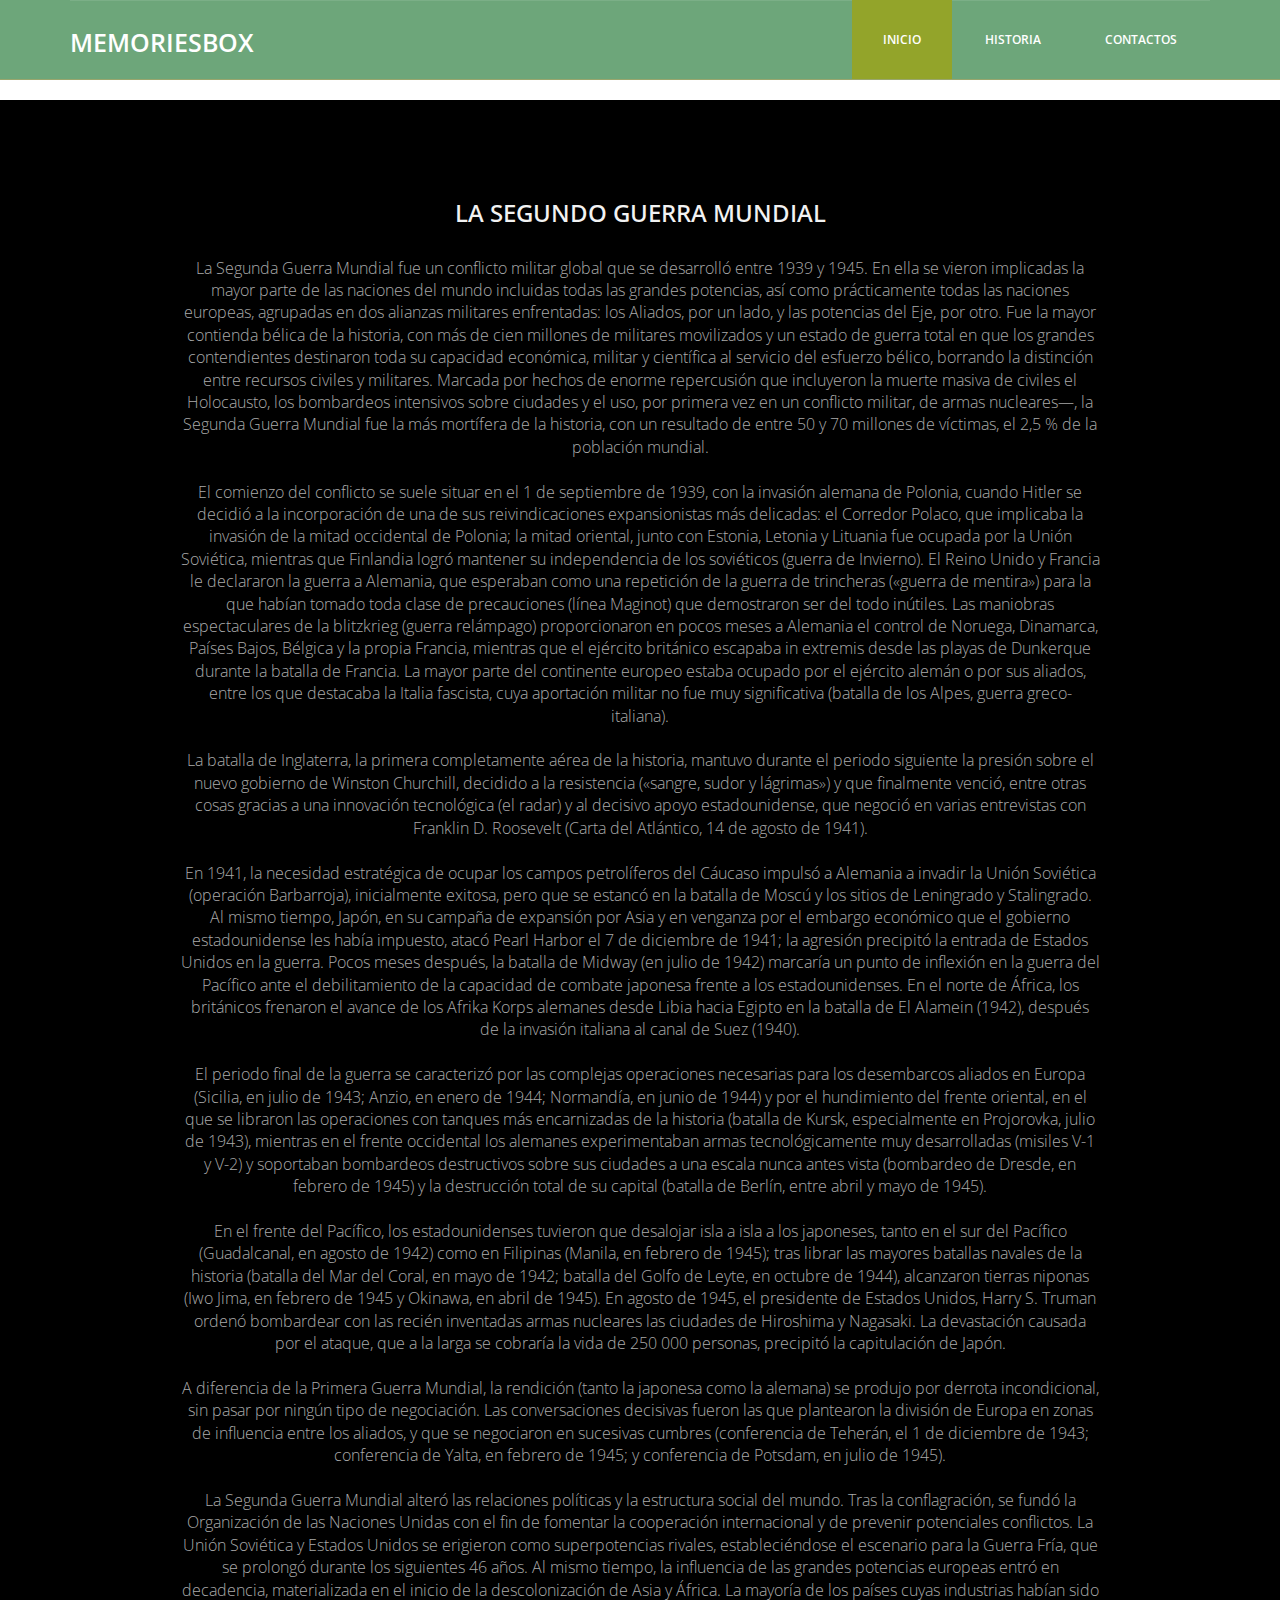
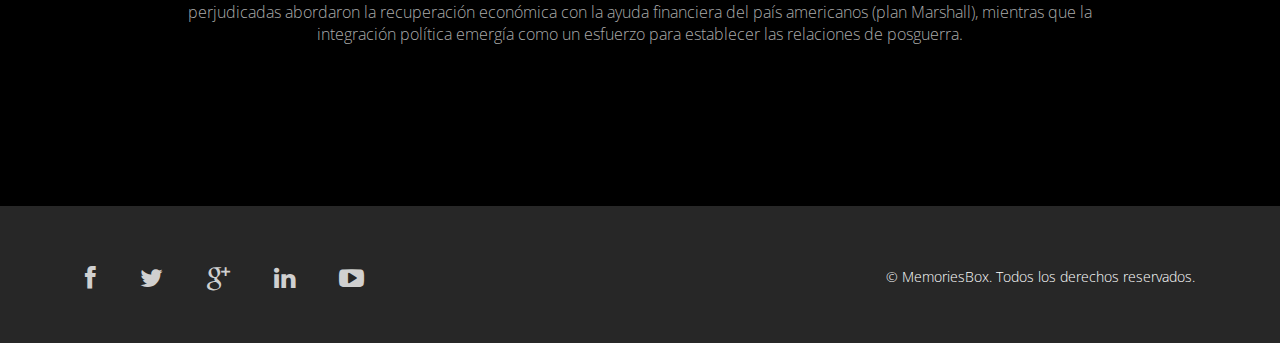
<file: contenido/info2.html>
<!DOCTYPE html>
<html lang="en">

<head>
  <meta charset="utf-8">
  <meta http-equiv="X-UA-Compatible" content="IE=edge">
  <meta name="viewport" content="width=device-width, initial-scale=1">
  <!-- Las 3 metaetiquetas anteriores * deben * ser lo primero en la cabeza; cualquier otro contenido principal debe venir * después * de estas etiquetas -->
  <title>MemoriesBox - Segunda Guerra Mundial</title>

  <!-- Bootstrap -->
  <link href="../css/bootstrap.min.css" rel="stylesheet">
  <link rel="../stylesheet" href="css/font-awesome.min.css">
  <link rel="../stylesheet" href="css/animate.css">
  <link href="../css/animate.min.css" rel="stylesheet">
  <link href="../css/style.css" rel="stylesheet" />

  <link href="https://fonts.googleapis.com/css2?family=Kanit:wght@300&display=swap" rel="stylesheet">
</head>

<body>
  <header id="header">
    <nav class="navbar navbar-default navbar-static-top" role="banner">
      <div class="container">
        <div class="navbar-header">
          <button type="button" class="navbar-toggle" data-toggle="collapse" data-target=".navbar-collapse">
                        <span class="sr-only">Toggle navigation</span>
                        <span class="icon-bar"></span>
                        <span class="icon-bar"></span>
                        <span class="icon-bar"></span>
                    </button>
          <div class="navbar-brand">
            <a href="../index.html"><h1>MemoriesBox</h1></a>
          </div>
        </div>
        <div class="navbar-collapse collapse">
          <div class="menu">
            <ul class="nav nav-tabs" role="tablist">
              <li role="presentation"><a href="../index.html" class="active">Inicio</a></li>
              <li role="presentation"><a href="../gallery.html">Historia</a></li>
              <li role="presentation"><a href="../contact.html">Contactos</a></li>
            </ul>
          </div>
        </div>
      </div>
      <!--/.container-->
    </nav>
    <!--/nav-->
  </header>
  <!--/header-->

<!-- SLIDER 

  <div class="slider">
    <div id="about-slider">
      <div id="carousel-slider" class="carousel slide" data-ride="carousel">

        <ol class="carousel-indicators visible-xs">
          <li data-target="#carousel-slider" data-slide-to="0" class="active"></li>
          <li data-target="#carousel-slider" data-slide-to="1"></li>
          <li data-target="#carousel-slider" data-slide-to="2"></li>
        </ol>

        <div class="carousel-inner">
          <div class="item active">
            <img src="../img2/portada1.jpg" class="img-responsive" alt="">
            <div class="carousel-caption">
              <div class="wow fadeInUp" data-wow-offset="0" data-wow-delay="0.3s">
                <h2><span>Todo acerca de la Guerra Mundial</span></h2>
              </div>
              <div class="col-md-10 col-md-offset-1">
                <div class="wow fadeInUp" data-wow-offset="0" data-wow-delay="0.6s">
                  <p>Con más de +50 documentales sobre el tema</p>
                </div>
              </div>
              <div class="wow fadeInUp" data-wow-offset="0" data-wow-delay="0.9s">
                <form class="form-inline">
                  <div class="form-group">
                    <button type="getnow" name="subscribe" class="btn btn-primary btn-lg" required="required">Buscar Ahora</button>
                  </div>
                </form>
              </div>
            </div>
          </div>

          <div class="item">
            <img src="../img2/portada2.jfif" class="img-responsive" alt="">
            <div class="carousel-caption">
              <div class="wow fadeInUp" data-wow-offset="0" data-wow-delay="0.3s">
                <h2><span>Todo acerca de la Guerra Mundial</span></h2>
              </div>
              <div class="col-md-10 col-md-offset-1">
                <div class="wow fadeInUp" data-wow-offset="0" data-wow-delay="0.6s">
                  <p>Con más de +50 documentales sobre el tema</p>
                </div>
              </div>
              <div class="wow fadeInUp" data-wow-offset="0" data-wow-delay="0.9s">
                <form class="form-inline">
                  <div class="form-group">
                    <button type="getnow" name="subscribe" class="btn btn-primary btn-lg" required="required">Buscar Ahora</button>
                  </div>
                </form>
              </div>
            </div>
          </div>
          <div class="item">
            <img src="../img2/portada3.jpg" class="img-responsive" alt="">
            <div class="carousel-caption">
              <div class="wow fadeInUp" data-wow-offset="0" data-wow-delay="0.3s">
                <h2><span>Todo acerca de la Guerra Mundial</span></h2>
              </div>
              <div class="col-md-10 col-md-offset-1">
                <div class="wow fadeInUp" data-wow-offset="0" data-wow-delay="0.6s">
                  <p>Con más de +50 documentales sobre el tema</p>
                </div>
              </div>
              <div class="wow fadeInUp" data-wow-offset="0" data-wow-delay="0.9s">
                <form class="form-inline">
                  <div class="form-group">
                    <button type="getnow" name="subscribe" class="btn btn-primary btn-lg" required="required">Buscar Ahora</button>
                  </div>
                </form>
              </div>
            </div>
          </div>
        </div>

        <a class="left carousel-control hidden-xs" href="#carousel-slider" data-slide="prev">
					<i class="fa fa-angle-left"></i>
				</a>

        <a class=" right carousel-control hidden-xs" href="#carousel-slider" data-slide="next">
					<i class="fa fa-angle-right"></i>
				</a>
      </div>
    </div>
  </div>
-->

<!--INFORMACIONES-->
  <div class="about">
    <div class="container">
      <div class="text-center">
	      
<script async src="https://pagead2.googlesyndication.com/pagead/js/adsbygoogle.js?client=ca-pub-6965805817868224"
     crossorigin="anonymous"></script>	      
	      
        <h2>La Segundo Guerra Mundial</h2>
        <div class="col-md-10 col-md-offset-1">
          <p>
            La Segunda Guerra Mundial fue un conflicto militar global que se desarrolló entre 1939 y 1945. En ella se vieron implicadas la mayor parte de las naciones del mundo incluidas todas las grandes potencias, así como prácticamente todas las naciones europeas, agrupadas en dos alianzas militares enfrentadas: los Aliados, por un lado, y las potencias del Eje, por otro. Fue la mayor contienda bélica de la historia, con más de cien millones de militares movilizados y un estado de guerra total en que los grandes contendientes destinaron toda su capacidad económica, militar y científica al servicio del esfuerzo bélico, borrando la distinción entre recursos civiles y militares. Marcada por hechos de enorme repercusión que incluyeron la muerte masiva de civiles el Holocausto, los bombardeos intensivos sobre ciudades y el uso, por primera vez en un conflicto militar, de armas nucleares—, la Segunda Guerra Mundial fue la más mortífera de la historia, con un resultado de entre 50 y 70 millones de víctimas, el 2,5 % de la población mundial.
          <br><br>
          El comienzo del conflicto se suele situar en el 1 de septiembre de 1939, con la invasión alemana de Polonia, cuando Hitler se decidió a la incorporación de una de sus reivindicaciones expansionistas más delicadas: el Corredor Polaco, que implicaba la invasión de la mitad occidental de Polonia; la mitad oriental, junto con Estonia, Letonia y Lituania fue ocupada por la Unión Soviética, mientras que Finlandia logró mantener su independencia de los soviéticos (guerra de Invierno). El Reino Unido y Francia le declararon la guerra a Alemania, que esperaban como una repetición de la guerra de trincheras («guerra de mentira») para la que habían tomado toda clase de precauciones (línea Maginot) que demostraron ser del todo inútiles. Las maniobras espectaculares de la blitzkrieg (guerra relámpago) proporcionaron en pocos meses a Alemania el control de Noruega, Dinamarca, Países Bajos, Bélgica y la propia Francia, mientras que el ejército británico escapaba in extremis desde las playas de Dunkerque durante la batalla de Francia. La mayor parte del continente europeo estaba ocupado por el ejército alemán o por sus aliados, entre los que destacaba la Italia fascista, cuya aportación militar no fue muy significativa (batalla de los Alpes, guerra greco-italiana).
          <br><br>
          La batalla de Inglaterra, la primera completamente aérea de la historia, mantuvo durante el periodo siguiente la presión sobre el nuevo gobierno de Winston Churchill, decidido a la resistencia («sangre, sudor y lágrimas») y que finalmente venció, entre otras cosas gracias a una innovación tecnológica (el radar) y al decisivo apoyo estadounidense, que negoció en varias entrevistas con Franklin D. Roosevelt (Carta del Atlántico, 14 de agosto de 1941).
          <br><br>
          En 1941, la necesidad estratégica de ocupar los campos petrolíferos del Cáucaso impulsó a Alemania a invadir la Unión Soviética (operación Barbarroja), inicialmente exitosa, pero que se estancó en la batalla de Moscú y los sitios de Leningrado y Stalingrado. Al mismo tiempo, Japón, en su campaña de expansión por Asia y en venganza por el embargo económico que el gobierno estadounidense les había impuesto, atacó Pearl Harbor el 7 de diciembre de 1941; la agresión precipitó la entrada de Estados Unidos en la guerra. Pocos meses después, la batalla de Midway (en julio de 1942) marcaría un punto de inflexión en la guerra del Pacífico ante el debilitamiento de la capacidad de combate japonesa frente a los estadounidenses. En el norte de África, los británicos frenaron el avance de los Afrika Korps alemanes desde Libia hacia Egipto en la batalla de El Alamein (1942), después de la invasión italiana al canal de Suez (1940).
          <br><br>
          El periodo final de la guerra se caracterizó por las complejas operaciones necesarias para los desembarcos aliados en Europa (Sicilia, en julio de 1943; Anzio, en enero de 1944; Normandía, en junio de 1944) y por el hundimiento del frente oriental, en el que se libraron las operaciones con tanques más encarnizadas de la historia (batalla de Kursk, especialmente en Projorovka, julio de 1943), mientras en el frente occidental los alemanes experimentaban armas tecnológicamente muy desarrolladas (misiles V-1 y V-2) y soportaban bombardeos destructivos sobre sus ciudades a una escala nunca antes vista (bombardeo de Dresde, en febrero de 1945) y la destrucción total de su capital (batalla de Berlín, entre abril y mayo de 1945).
          <br><br>
          En el frente del Pacífico, los estadounidenses tuvieron que desalojar isla a isla a los japoneses, tanto en el sur del Pacífico (Guadalcanal, en agosto de 1942) como en Filipinas (Manila, en febrero de 1945); tras librar las mayores batallas navales de la historia (batalla del Mar del Coral, en mayo de 1942; batalla del Golfo de Leyte, en octubre de 1944), alcanzaron tierras niponas (Iwo Jima, en febrero de 1945 y Okinawa, en abril de 1945). En agosto de 1945, el presidente de Estados Unidos, Harry S. Truman ordenó bombardear con las recién inventadas armas nucleares las ciudades de Hiroshima y Nagasaki. La devastación causada por el ataque, que a la larga se cobraría la vida de 250 000 personas, precipitó la capitulación de Japón.
          <br><br>
          A diferencia de la Primera Guerra Mundial, la rendición (tanto la japonesa como la alemana) se produjo por derrota incondicional, sin pasar por ningún tipo de negociación. Las conversaciones decisivas fueron las que plantearon la división de Europa en zonas de influencia entre los aliados, y que se negociaron en sucesivas cumbres (conferencia de Teherán, el 1 de diciembre de 1943; conferencia de Yalta, en febrero de 1945; y conferencia de Potsdam, en julio de 1945).
          <br><br>
          La Segunda Guerra Mundial alteró las relaciones políticas y la estructura social del mundo. Tras la conflagración, se fundó la Organización de las Naciones Unidas con el fin de fomentar la cooperación internacional y de prevenir potenciales conflictos. La Unión Soviética y Estados Unidos se erigieron como superpotencias rivales, estableciéndose el escenario para la Guerra Fría, que se prolongó durante los siguientes 46 años. Al mismo tiempo, la influencia de las grandes potencias europeas entró en decadencia, materializada en el inicio de la descolonización de Asia y África. La mayoría de los países cuyas industrias habían sido perjudicadas abordaron la recuperación económica con la ayuda financiera del país americanos (plan Marshall), mientras que la integración política emergía como un esfuerzo para establecer las relaciones de posguerra.
          </p>
		
<script async src="https://pagead2.googlesyndication.com/pagead/js/adsbygoogle.js?client=ca-pub-6965805817868224"
crossorigin="anonymous"></script>
		
		
        </div>
      </div>  
    </div>      
  </div>

<!--
  <div class="gallery">
    <div class="text-center">
      <h2>Documentales populares</h2>
      <p>Informate lo más profundo que puedas.</p>
    </div>
    <div class="container">

      <a href="#">
      <div class="col-md-4">
        <figure class="effect-marley">
          <img src="../img/8.jpg" alt="" class="img-responsive" />
          <figcaption>
            <h4>La Primera Guerra Mundial</h4>
            <p>Lee el documental completo sobre la primera guerra mundial.</p>
          </figcaption>
        </figure>
      </div>
    </a>

    <a href="#">
      <div class="col-md-4">
        <figure class="effect-marley">
          <img src="../img/9.jpg" alt="" class="img-responsive" />
          <figcaption>
            <h4>sweet marley</h4>
            <p>Marley tried to convince her but she was not interested.</p>
          </figcaption>
        </figure>
      </div>
    </a>

    <a href="#">
      <div class="col-md-4">
        <figure class="effect-marley">
          <img src="../img/10.jpg" alt="" class="img-responsive" />
          <figcaption>
            <h4>sweet marley</h4>
            <p>Marley tried to convince her but she was not interested.</p>
          </figcaption>
        </figure>
      </div>
    </a>
    </div>

    <div class="container">

      <a href="#">
      <div class="col-md-4">
        <figure class="effect-marley">
          <img src="../img/11.jpg" alt="" class="img-responsive" />
          <figcaption>
            <h4>sweet marley</h4>
            <p>Marley tried to convince her but she was not interested.</p>
          </figcaption>
        </figure>
      </div>
      </a>

      <a href="#">
      <div class="col-md-4">
        <figure class="effect-marley">
          <img src="../img/12.jpg" alt="" class="img-responsive" />
          <figcaption>
            <h4>sweet marley</h4>
            <p>Marley tried to convince her but she was not interested.</p>
          </figcaption>
        </figure>
      </div>
      </a>

      <a href="#">
      <div class="col-md-4">
        <figure class="effect-marley">
          <img src="../img/13.jpg" alt="" class="img-responsive" />
          <figcaption>
            <h4>sweet marley</h4>
            <p>Marley tried to convince her but she was not interested.</p>
          </figcaption>
        </figure>
      </div>
      </a>
    </div>
  </div>
-->

<!--
  <footer>
    <div class="container">
      <div class="col-md-4 wow fadeInDown" data-wow-duration="1000ms" data-wow-delay="300ms">
        <h4>About Us</h4>
        <p>SystemDNS is tellus ac cursus commodo, mauesris condime ntum nibh, ut fermentum mas justo sitters.</p>
        <div class="contact-info">
          <ul>
            <li><i class="fa fa-home fa"></i>Suite 54 Elizebth Street, Victoria State Newyork, USA </li>
            <li><i class="fa fa-phone fa"></i> +38 000 129900</li>
            <li><i class="fa fa-envelope fa"></i> info@domain.net</li>
          </ul>
        </div>
      </div>

      <div class="col-md-4 wow fadeInDown" data-wow-duration="1000ms" data-wow-delay="600ms">
        <div class="text-center">
          <h4>Photo Gallery</h4>
          <ul class="sidebar-gallery">
            <li><a href="#"><img src="img/gallery1.png" alt="" /></a></li>
            <li><a href="#"><img src="img/gallery2.png" alt="" /></a></li>
            <li><a href="#"><img src="img/gallery3.png" alt="" /></a></li>
            <li><a href="#"><img src="img/gallery4.png" alt="" /></a></li>
            <li><a href="#"><img src="img/gallery5.png" alt="" /></a></li>
            <li><a href="#"><img src="img/gallery6.png" alt="" /></a></li>
          </ul>
        </div>
      </div>

      <div class="col-md-4 wow fadeInDown" data-wow-duration="1000ms" data-wow-delay="900ms">
        <div class="">
          <h4>Newsletter Registration</h4>
          <p>Subscribe toSystemDNS to receive the latest SystemDNS news via email. You may unsubscribe from this service at any time</p>
          <div class="btn-gamp">
            <input type="email" class="form-control" id="exampleInputEmail3" placeholder="Enter Email">
          </div>
          <div class="btn-gamp">
            <a type="submit" class="btn btn-default">Subscribe</a>
          </div>

        </div>
      </div>

    </div>
  </footer>
-->


  <div class="sub-footer">
    <div class="container">
      <div class="social-icon">
        <div class="col-md-4">
          <ul class="social-network">
            <li><a href="#" class="fb tool-tip" title="Facebook"><i class="fa fa-facebook"></i></a></li>
            <li><a href="#" class="twitter tool-tip" title="Twitter"><i class="fa fa-twitter"></i></a></li>
            <li><a href="#" class="gplus tool-tip" title="Google Plus"><i class="fa fa-google-plus"></i></a></li>
            <li><a href="#" class="linkedin tool-tip" title="Linkedin"><i class="fa fa-linkedin"></i></a></li>
            <li><a href="#" class="ytube tool-tip" title="You Tube"><i class="fa fa-youtube-play"></i></a></li>
          </ul>
        </div>
      </div>

      <div class="col-md-4 col-md-offset-4">
        <div class="copyright">
          &copy; MemoriesBox. Todos los derechos reservados.
        </div>
      </div>
    </div>
  </div>

  <!-- jQuery (necessary for Bootstrap's JavaScript plugins) -->
  <script src="../js/jquery.js"></script>
  <!-- Include all compiled plugins (below), or include individual files as needed -->
  <script src="../js/bootstrap.min.js"></script>
  <script src="../js/wow.min.js"></script>
  <script>
    wow = new WOW({}).init();
  </script>
</body>

</html>
</file>
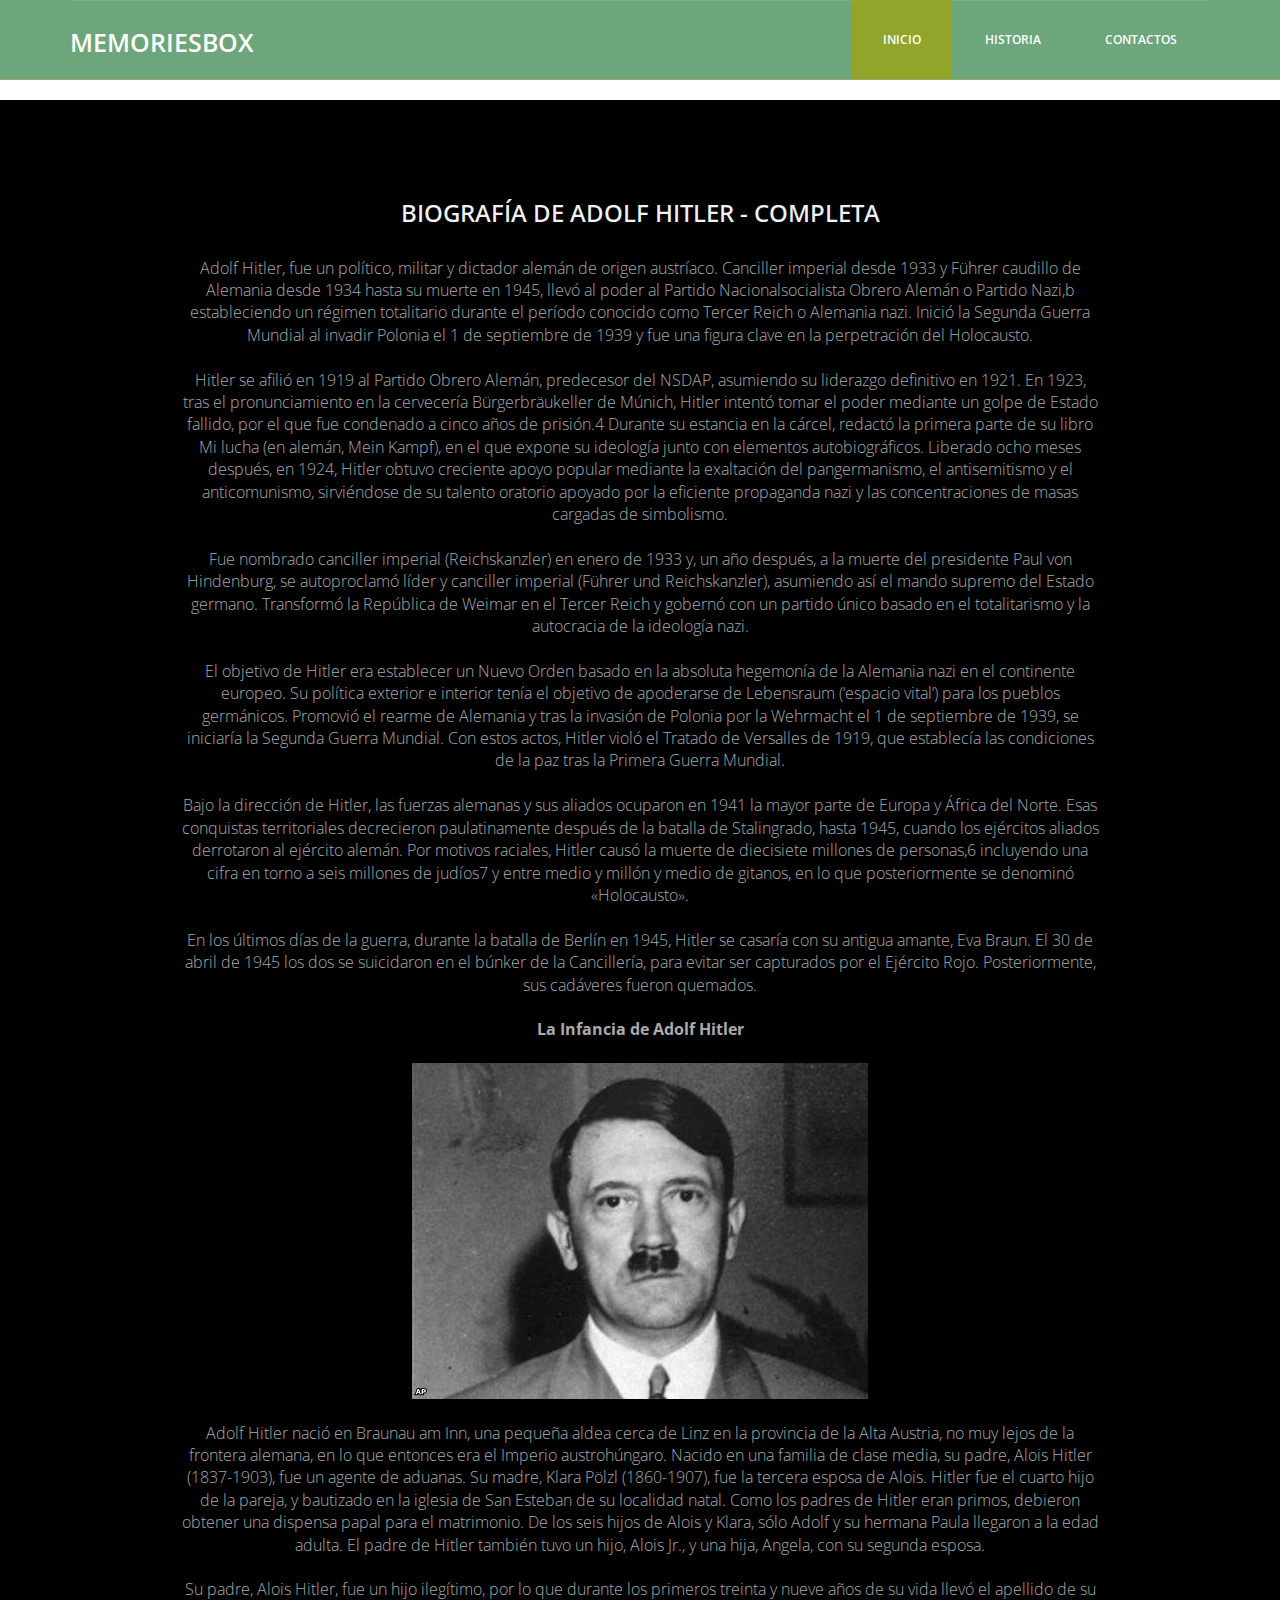
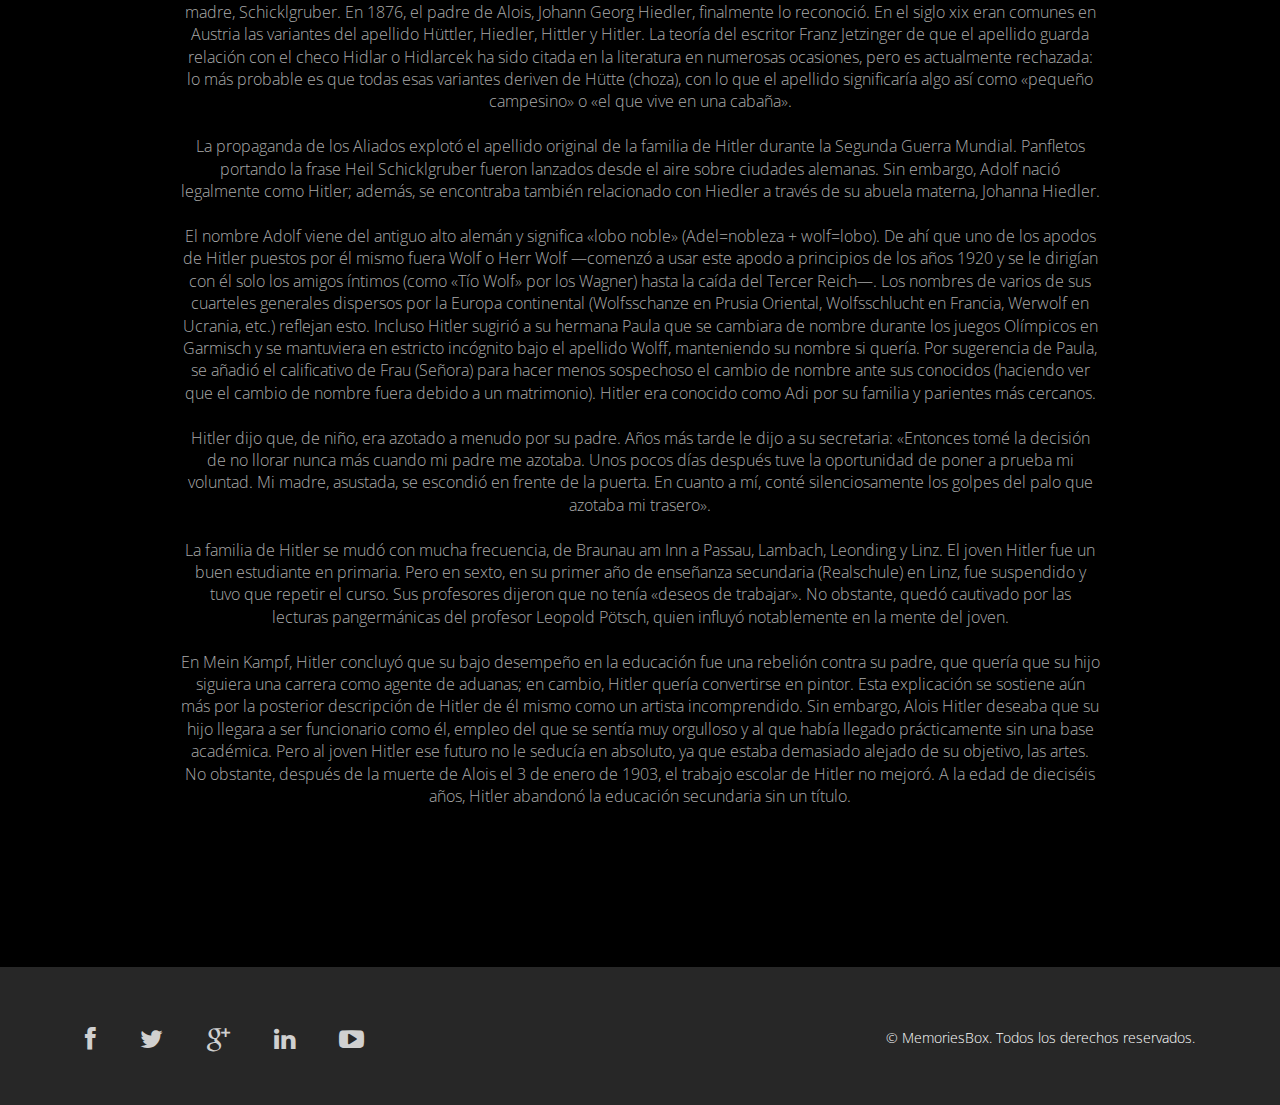
<file: contenido/info3.html>
<!DOCTYPE html>
<html lang="en">

<head>
  <meta charset="utf-8">
  <meta http-equiv="X-UA-Compatible" content="IE=edge">
  <meta name="viewport" content="width=device-width, initial-scale=1">
  <!-- Las 3 metaetiquetas anteriores * deben * ser lo primero en la cabeza; cualquier otro contenido principal debe venir * después * de estas etiquetas -->
  <title>MemoriesBox - Adolf Hitler - Biografía</title>

  <!-- Bootstrap -->
  <link href="../css/bootstrap.min.css" rel="stylesheet">
  <link rel="../stylesheet" href="css/font-awesome.min.css">
  <link rel="../stylesheet" href="css/animate.css">
  <link href="../css/animate.min.css" rel="stylesheet">
  <link href="../css/style.css" rel="stylesheet" />

  <link href="https://fonts.googleapis.com/css2?family=Kanit:wght@300&display=swap" rel="stylesheet">
</head>

<body>
  <header id="header">
    <nav class="navbar navbar-default navbar-static-top" role="banner">
      <div class="container">
        <div class="navbar-header">
          <button type="button" class="navbar-toggle" data-toggle="collapse" data-target=".navbar-collapse">
                        <span class="sr-only">Toggle navigation</span>
                        <span class="icon-bar"></span>
                        <span class="icon-bar"></span>
                        <span class="icon-bar"></span>
                    </button>
          <div class="navbar-brand">
            <a href="../index.html"><h1>MemoriesBox</h1></a>
          </div>
        </div>
        <div class="navbar-collapse collapse">
          <div class="menu">
            <ul class="nav nav-tabs" role="tablist">
              <li role="presentation"><a href="../index.html" class="active">Inicio</a></li>
              <li role="presentation"><a href="../gallery.html">Historia</a></li>
              <li role="presentation"><a href="../contact.html">Contactos</a></li>
            </ul>
          </div>
        </div>
      </div>
      <!--/.container-->
    </nav>
    <!--/nav-->
  </header>
  <!--/header-->

<!-- SLIDER 

  <div class="slider">
    <div id="about-slider">
      <div id="carousel-slider" class="carousel slide" data-ride="carousel">

        <ol class="carousel-indicators visible-xs">
          <li data-target="#carousel-slider" data-slide-to="0" class="active"></li>
          <li data-target="#carousel-slider" data-slide-to="1"></li>
          <li data-target="#carousel-slider" data-slide-to="2"></li>
        </ol>

        <div class="carousel-inner">
          <div class="item active">
            <img src="../img2/portada1.jpg" class="img-responsive" alt="">
            <div class="carousel-caption">
              <div class="wow fadeInUp" data-wow-offset="0" data-wow-delay="0.3s">
                <h2><span>Todo acerca de la Guerra Mundial</span></h2>
              </div>
              <div class="col-md-10 col-md-offset-1">
                <div class="wow fadeInUp" data-wow-offset="0" data-wow-delay="0.6s">
                  <p>Con más de +50 documentales sobre el tema</p>
                </div>
              </div>
              <div class="wow fadeInUp" data-wow-offset="0" data-wow-delay="0.9s">
                <form class="form-inline">
                  <div class="form-group">
                    <button type="getnow" name="subscribe" class="btn btn-primary btn-lg" required="required">Buscar Ahora</button>
                  </div>
                </form>
              </div>
            </div>
          </div>

          <div class="item">
            <img src="../img2/portada2.jfif" class="img-responsive" alt="">
            <div class="carousel-caption">
              <div class="wow fadeInUp" data-wow-offset="0" data-wow-delay="0.3s">
                <h2><span>Todo acerca de la Guerra Mundial</span></h2>
              </div>
              <div class="col-md-10 col-md-offset-1">
                <div class="wow fadeInUp" data-wow-offset="0" data-wow-delay="0.6s">
                  <p>Con más de +50 documentales sobre el tema</p>
                </div>
              </div>
              <div class="wow fadeInUp" data-wow-offset="0" data-wow-delay="0.9s">
                <form class="form-inline">
                  <div class="form-group">
                    <button type="getnow" name="subscribe" class="btn btn-primary btn-lg" required="required">Buscar Ahora</button>
                  </div>
                </form>
              </div>
            </div>
          </div>
          <div class="item">
            <img src="../img2/portada3.jpg" class="img-responsive" alt="">
            <div class="carousel-caption">
              <div class="wow fadeInUp" data-wow-offset="0" data-wow-delay="0.3s">
                <h2><span>Todo acerca de la Guerra Mundial</span></h2>
              </div>
              <div class="col-md-10 col-md-offset-1">
                <div class="wow fadeInUp" data-wow-offset="0" data-wow-delay="0.6s">
                  <p>Con más de +50 documentales sobre el tema</p>
                </div>
              </div>
              <div class="wow fadeInUp" data-wow-offset="0" data-wow-delay="0.9s">
                <form class="form-inline">
                  <div class="form-group">
                    <button type="getnow" name="subscribe" class="btn btn-primary btn-lg" required="required">Buscar Ahora</button>
                  </div>
                </form>
              </div>
            </div>
          </div>
        </div>

        <a class="left carousel-control hidden-xs" href="#carousel-slider" data-slide="prev">
					<i class="fa fa-angle-left"></i>
				</a>

        <a class=" right carousel-control hidden-xs" href="#carousel-slider" data-slide="next">
					<i class="fa fa-angle-right"></i>
				</a>
      </div>
    </div>
  </div>
-->

<!--INFORMACIONES-->

  <div class="about">
    <div class="container">
      <div class="text-center">
	      
<script async src="https://pagead2.googlesyndication.com/pagead/js/adsbygoogle.js?client=ca-pub-6965805817868224"
crossorigin="anonymous"></script>
	      
        <h2>Biografía de Adolf Hitler - Completa</h2>
        <div class="col-md-10 col-md-offset-1">
          <p>
            Adolf Hitler, fue un político, militar y dictador alemán de origen austríaco. Canciller imperial desde 1933 y Führer caudillo de Alemania desde 1934 hasta su muerte en 1945, llevó al poder al Partido Nacionalsocialista Obrero Alemán o Partido Nazi,b​ estableciendo un régimen totalitario durante el período conocido como Tercer Reich o Alemania nazi.​ Inició la Segunda Guerra Mundial al invadir Polonia el 1 de septiembre de 1939 y fue una figura clave en la perpetración del Holocausto.
            <br><br>
            Hitler se afilió en 1919 al Partido Obrero Alemán, predecesor del NSDAP, asumiendo su liderazgo definitivo en 1921. En 1923, tras el pronunciamiento en la cervecería Bürgerbräukeller de Múnich, Hitler intentó tomar el poder mediante un golpe de Estado fallido, por el que fue condenado a cinco años de prisión.4​ Durante su estancia en la cárcel, redactó la primera parte de su libro Mi lucha (en alemán, Mein Kampf), en el que expone su ideología junto con elementos autobiográficos. Liberado ocho meses después, en 1924, Hitler obtuvo creciente apoyo popular mediante la exaltación del pangermanismo, el antisemitismo y el anticomunismo, sirviéndose de su talento oratorio apoyado por la eficiente propaganda nazi y las concentraciones de masas cargadas de simbolismo.
            <br><br>
            Fue nombrado canciller imperial (Reichskanzler) en enero de 1933 y, un año después, a la muerte del presidente Paul von Hindenburg, se autoproclamó líder y canciller imperial (Führer und Reichskanzler), asumiendo así el mando supremo del Estado germano. Transformó la República de Weimar en el Tercer Reich y gobernó con un partido único basado en el totalitarismo y la autocracia de la ideología nazi.
            <br><br>
            El objetivo de Hitler era establecer un Nuevo Orden basado en la absoluta hegemonía de la Alemania nazi en el continente europeo. Su política exterior e interior tenía el objetivo de apoderarse de Lebensraum (‘espacio vital’) para los pueblos germánicos. Promovió el rearme de Alemania y tras la invasión de Polonia por la Wehrmacht el 1 de septiembre de 1939, se iniciaría la Segunda Guerra Mundial. Con estos actos, Hitler violó el Tratado de Versalles de 1919, que establecía las condiciones de la paz tras la Primera Guerra Mundial.
            <br><br>
            Bajo la dirección de Hitler, las fuerzas alemanas y sus aliados ocuparon en 1941 la mayor parte de Europa y África del Norte. Esas conquistas territoriales decrecieron paulatinamente después de la batalla de Stalingrado, hasta 1945, cuando los ejércitos aliados derrotaron al ejército alemán. Por motivos raciales, Hitler causó la muerte de diecisiete millones de personas,6​ incluyendo una cifra en torno a seis millones de judíos7​ y entre medio y millón y medio de gitanos, en lo que posteriormente se denominó «Holocausto».
            <br><br>
            En los últimos días de la guerra, durante la batalla de Berlín en 1945, Hitler se casaría con su antigua amante, Eva Braun. El 30 de abril de 1945 los dos se suicidaron en el búnker de la Cancillería, para evitar ser capturados por el Ejército Rojo. Posteriormente, sus cadáveres fueron quemados.
            <br><br>
            <b>La Infancia de Adolf Hitler</b>
            <br><br>
		  
<script async src="https://pagead2.googlesyndication.com/pagead/js/adsbygoogle.js?client=ca-pub-6965805817868224"
     crossorigin="anonymous"></script>
		  
		  
            <img src="../textimg/info3.jpg">
            <br><br>
            Adolf Hitler nació en Braunau am Inn, una pequeña aldea cerca de Linz en la provincia de la Alta Austria, no muy lejos de la frontera alemana, en lo que entonces era el Imperio austrohúngaro. Nacido en una familia de clase media, su padre, Alois Hitler (1837-1903), fue un agente de aduanas. Su madre, Klara Pölzl (1860-1907), fue la tercera esposa de Alois. Hitler fue el cuarto hijo de la pareja, y bautizado en la iglesia de San Esteban de su localidad natal. Como los padres de Hitler eran primos, debieron obtener una dispensa papal para el matrimonio. De los seis hijos de Alois y Klara, sólo Adolf y su hermana Paula llegaron a la edad adulta. El padre de Hitler también tuvo un hijo, Alois Jr., y una hija, Angela, con su segunda esposa.
            <br><br>
            Su padre, Alois Hitler, fue un hijo ilegítimo, por lo que durante los primeros treinta y nueve años de su vida llevó el apellido de su madre, Schicklgruber. En 1876, el padre de Alois, Johann Georg Hiedler, finalmente lo reconoció. En el siglo xix eran comunes en Austria las variantes del apellido Hüttler, Hiedler, Hittler y Hitler. La teoría del escritor Franz Jetzinger de que el apellido guarda relación con el checo Hidlar o Hidlarcek ha sido citada en la literatura en numerosas ocasiones, pero es actualmente rechazada: lo más probable es que todas esas variantes deriven de Hütte (choza), con lo que el apellido significaría algo así como «pequeño campesino» o «el que vive en una cabaña».
            <br><br>
            La propaganda de los Aliados explotó el apellido original de la familia de Hitler durante la Segunda Guerra Mundial. Panfletos portando la frase Heil Schicklgruber fueron lanzados desde el aire sobre ciudades alemanas. Sin embargo, Adolf nació legalmente como Hitler; además, se encontraba también relacionado con Hiedler a través de su abuela materna, Johanna Hiedler.
            <br><br>
            El nombre Adolf viene del antiguo alto alemán y significa «lobo noble» (Adel=nobleza + wolf=lobo). De ahí que uno de los apodos de Hitler puestos por él mismo fuera Wolf o Herr Wolf —comenzó a usar este apodo a principios de los años 1920 y se le dirigían con él solo los amigos íntimos (como «Tío Wolf» por los Wagner) hasta la caída del Tercer Reich—. Los nombres de varios de sus cuarteles generales dispersos por la Europa continental (Wolfsschanze en Prusia Oriental, Wolfsschlucht en Francia, Werwolf en Ucrania, etc.) reflejan esto. Incluso Hitler sugirió a su hermana Paula que se cambiara de nombre durante los juegos Olímpicos en Garmisch y se mantuviera en estricto incógnito bajo el apellido Wolff, manteniendo su nombre si quería. Por sugerencia de Paula, se añadió el calificativo de Frau (Señora) para hacer menos sospechoso el cambio de nombre ante sus conocidos (haciendo ver que el cambio de nombre fuera debido a un matrimonio). Hitler era conocido como Adi por su familia y parientes más cercanos.
            <br><br>
            Hitler dijo que, de niño, era azotado a menudo por su padre. Años más tarde le dijo a su secretaria: «Entonces tomé la decisión de no llorar nunca más cuando mi padre me azotaba. Unos pocos días después tuve la oportunidad de poner a prueba mi voluntad. Mi madre, asustada, se escondió en frente de la puerta. En cuanto a mí, conté silenciosamente los golpes del palo que azotaba mi trasero».
            <br><br>
            La familia de Hitler se mudó con mucha frecuencia, de Braunau am Inn a Passau, Lambach, Leonding y Linz. El joven Hitler fue un buen estudiante en primaria. Pero en sexto, en su primer año de enseñanza secundaria (Realschule) en Linz, fue suspendido y tuvo que repetir el curso. Sus profesores dijeron que no tenía «deseos de trabajar». No obstante, quedó cautivado por las lecturas pangermánicas del profesor Leopold Pötsch, quien influyó notablemente en la mente del joven.
            <br><br>
            En Mein Kampf, Hitler concluyó que su bajo desempeño en la educación fue una rebelión contra su padre, que quería que su hijo siguiera una carrera como agente de aduanas; en cambio, Hitler quería convertirse en pintor. Esta explicación se sostiene aún más por la posterior descripción de Hitler de él mismo como un artista incomprendido. Sin embargo, Alois Hitler deseaba que su hijo llegara a ser funcionario como él, empleo del que se sentía muy orgulloso y al que había llegado prácticamente sin una base académica. Pero al joven Hitler ese futuro no le seducía en absoluto, ya que estaba demasiado alejado de su objetivo, las artes. No obstante, después de la muerte de Alois el 3 de enero de 1903, el trabajo escolar de Hitler no mejoró. A la edad de dieciséis años, Hitler abandonó la educación secundaria sin un título.
          </p>
		
<script async src="https://pagead2.googlesyndication.com/pagead/js/adsbygoogle.js?client=ca-pub-6965805817868224"
     crossorigin="anonymous"></script>
		
		
        </div>
      </div>  
    </div>      
  </div>


<!--
  <div class="gallery">
    <div class="text-center">
      <h2>Documentales populares</h2>
      <p>Informate lo más profundo que puedas.</p>
    </div>
    <div class="container">

      <a href="#">
      <div class="col-md-4">
        <figure class="effect-marley">
          <img src="../img/8.jpg" alt="" class="img-responsive" />
          <figcaption>
            <h4>La Primera Guerra Mundial</h4>
            <p>Lee el documental completo sobre la primera guerra mundial.</p>
          </figcaption>
        </figure>
      </div>
    </a>

    <a href="#">
      <div class="col-md-4">
        <figure class="effect-marley">
          <img src="../img/9.jpg" alt="" class="img-responsive" />
          <figcaption>
            <h4>sweet marley</h4>
            <p>Marley tried to convince her but she was not interested.</p>
          </figcaption>
        </figure>
      </div>
    </a>

    <a href="#">
      <div class="col-md-4">
        <figure class="effect-marley">
          <img src="../img/10.jpg" alt="" class="img-responsive" />
          <figcaption>
            <h4>sweet marley</h4>
            <p>Marley tried to convince her but she was not interested.</p>
          </figcaption>
        </figure>
      </div>
    </a>
    </div>

    <div class="container">

      <a href="#">
      <div class="col-md-4">
        <figure class="effect-marley">
          <img src="../img/11.jpg" alt="" class="img-responsive" />
          <figcaption>
            <h4>sweet marley</h4>
            <p>Marley tried to convince her but she was not interested.</p>
          </figcaption>
        </figure>
      </div>
      </a>

      <a href="#">
      <div class="col-md-4">
        <figure class="effect-marley">
          <img src="../img/12.jpg" alt="" class="img-responsive" />
          <figcaption>
            <h4>sweet marley</h4>
            <p>Marley tried to convince her but she was not interested.</p>
          </figcaption>
        </figure>
      </div>
      </a>

      <a href="#">
      <div class="col-md-4">
        <figure class="effect-marley">
          <img src="../img/13.jpg" alt="" class="img-responsive" />
          <figcaption>
            <h4>sweet marley</h4>
            <p>Marley tried to convince her but she was not interested.</p>
          </figcaption>
        </figure>
      </div>
      </a>
    </div>
  </div>
-->

<!--
  <footer>
    <div class="container">
      <div class="col-md-4 wow fadeInDown" data-wow-duration="1000ms" data-wow-delay="300ms">
        <h4>About Us</h4>
        <p>SystemDNS is tellus ac cursus commodo, mauesris condime ntum nibh, ut fermentum mas justo sitters.</p>
        <div class="contact-info">
          <ul>
            <li><i class="fa fa-home fa"></i>Suite 54 Elizebth Street, Victoria State Newyork, USA </li>
            <li><i class="fa fa-phone fa"></i> +38 000 129900</li>
            <li><i class="fa fa-envelope fa"></i> info@domain.net</li>
          </ul>
        </div>
      </div>

      <div class="col-md-4 wow fadeInDown" data-wow-duration="1000ms" data-wow-delay="600ms">
        <div class="text-center">
          <h4>Photo Gallery</h4>
          <ul class="sidebar-gallery">
            <li><a href="#"><img src="img/gallery1.png" alt="" /></a></li>
            <li><a href="#"><img src="img/gallery2.png" alt="" /></a></li>
            <li><a href="#"><img src="img/gallery3.png" alt="" /></a></li>
            <li><a href="#"><img src="img/gallery4.png" alt="" /></a></li>
            <li><a href="#"><img src="img/gallery5.png" alt="" /></a></li>
            <li><a href="#"><img src="img/gallery6.png" alt="" /></a></li>
          </ul>
        </div>
      </div>

      <div class="col-md-4 wow fadeInDown" data-wow-duration="1000ms" data-wow-delay="900ms">
        <div class="">
          <h4>Newsletter Registration</h4>
          <p>Subscribe toSystemDNS to receive the latest SystemDNS news via email. You may unsubscribe from this service at any time</p>
          <div class="btn-gamp">
            <input type="email" class="form-control" id="exampleInputEmail3" placeholder="Enter Email">
          </div>
          <div class="btn-gamp">
            <a type="submit" class="btn btn-default">Subscribe</a>
          </div>

        </div>
      </div>

    </div>
  </footer>
-->


  <div class="sub-footer">
    <div class="container">
      <div class="social-icon">
        <div class="col-md-4">
          <ul class="social-network">
            <li><a href="#" class="fb tool-tip" title="Facebook"><i class="fa fa-facebook"></i></a></li>
            <li><a href="#" class="twitter tool-tip" title="Twitter"><i class="fa fa-twitter"></i></a></li>
            <li><a href="#" class="gplus tool-tip" title="Google Plus"><i class="fa fa-google-plus"></i></a></li>
            <li><a href="#" class="linkedin tool-tip" title="Linkedin"><i class="fa fa-linkedin"></i></a></li>
            <li><a href="#" class="ytube tool-tip" title="You Tube"><i class="fa fa-youtube-play"></i></a></li>
          </ul>
        </div>
      </div>

      <div class="col-md-4 col-md-offset-4">
        <div class="copyright">
          &copy; MemoriesBox. Todos los derechos reservados.
        </div>
      </div>
    </div>
  </div>

  <!-- jQuery (necessary for Bootstrap's JavaScript plugins) -->
  <script src="../js/jquery.js"></script>
  <!-- Include all compiled plugins (below), or include individual files as needed -->
  <script src="../js/bootstrap.min.js"></script>
  <script src="../js/wow.min.js"></script>
  <script>
    wow = new WOW({}).init();
  </script>
</body>

</html>
</file>
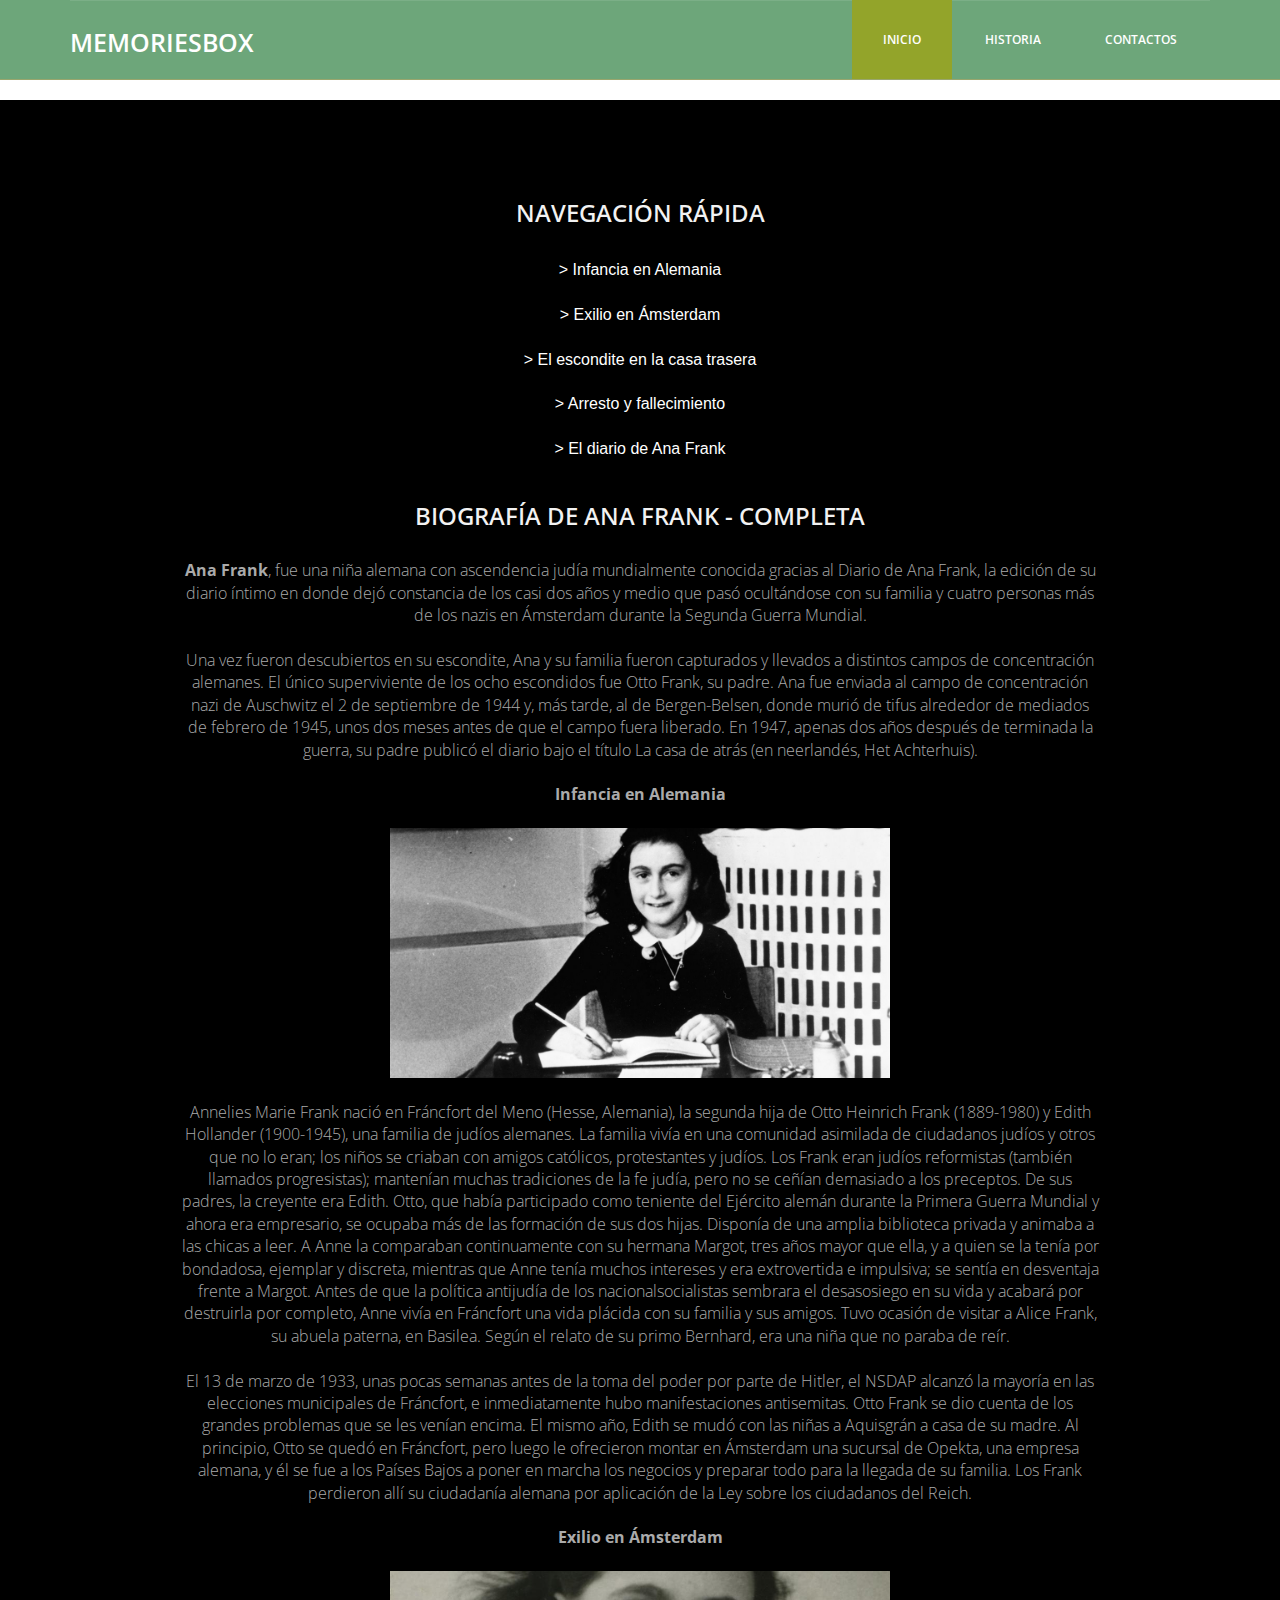
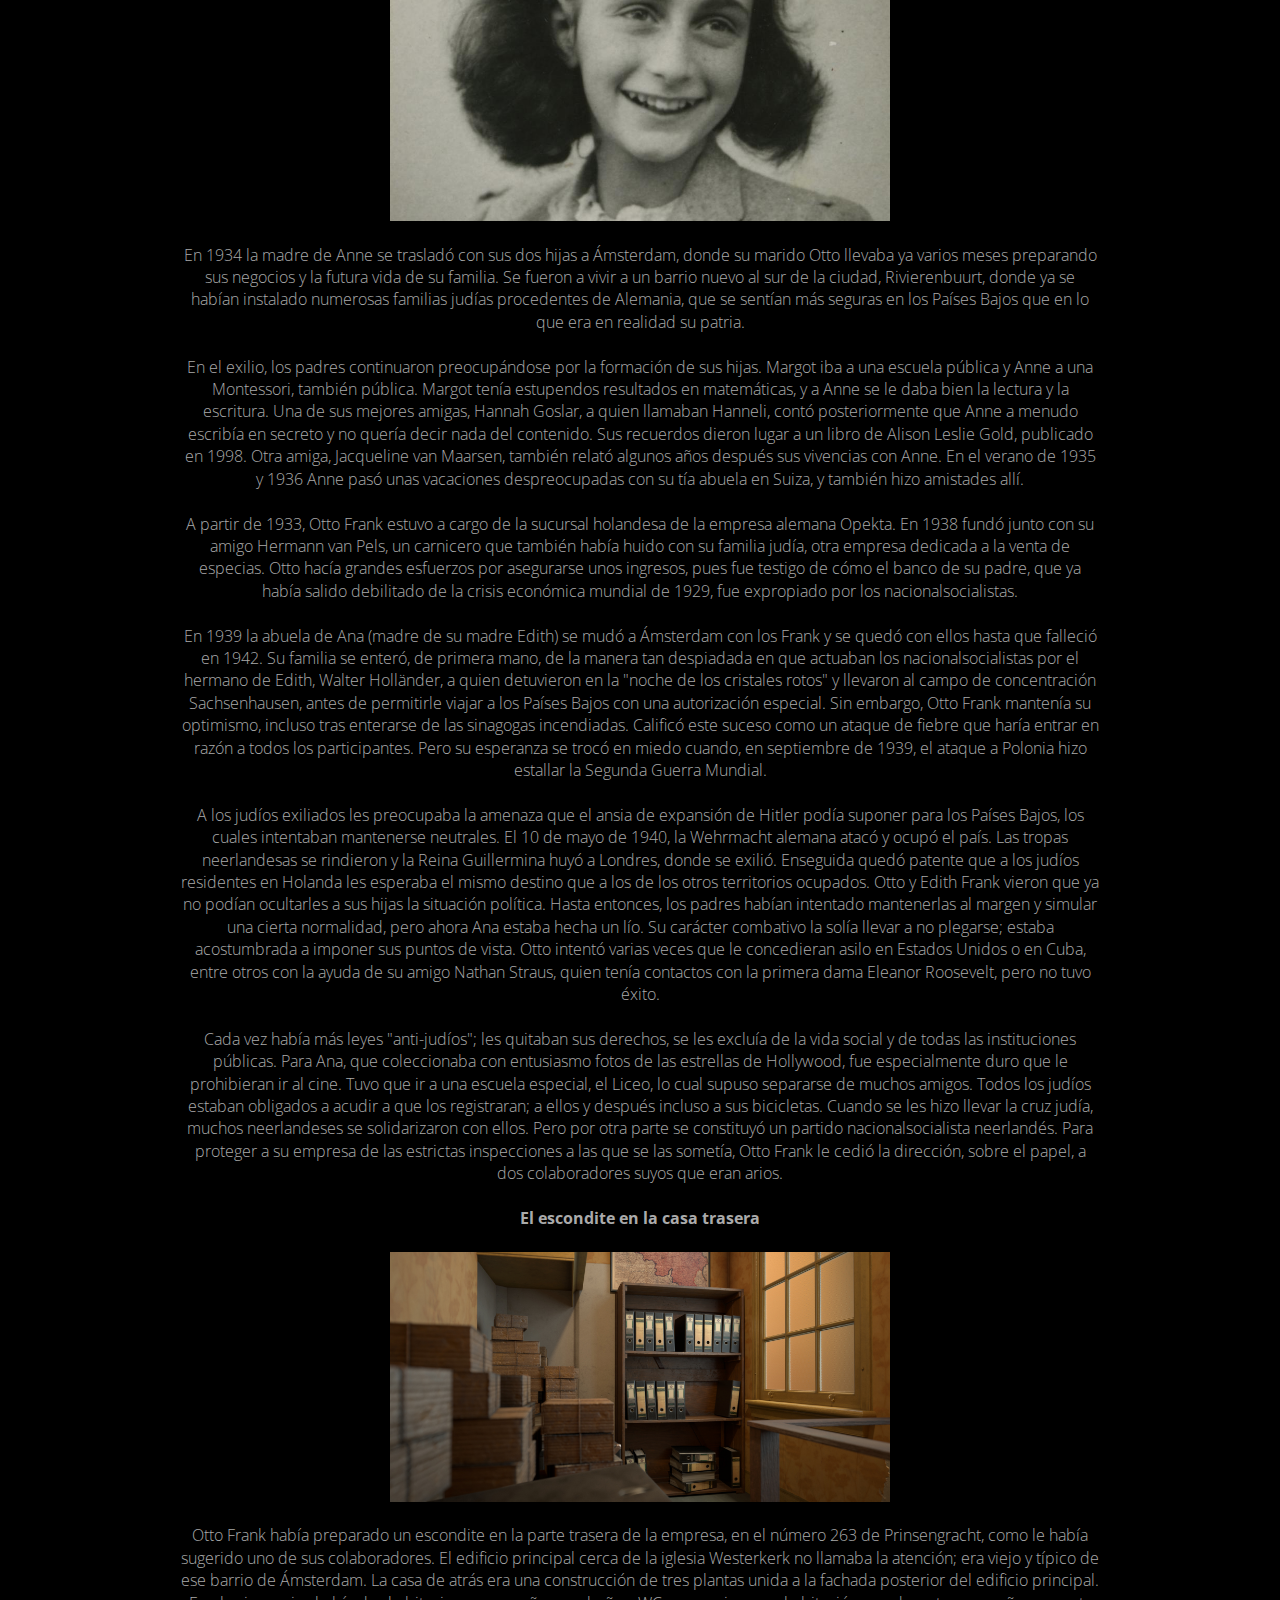
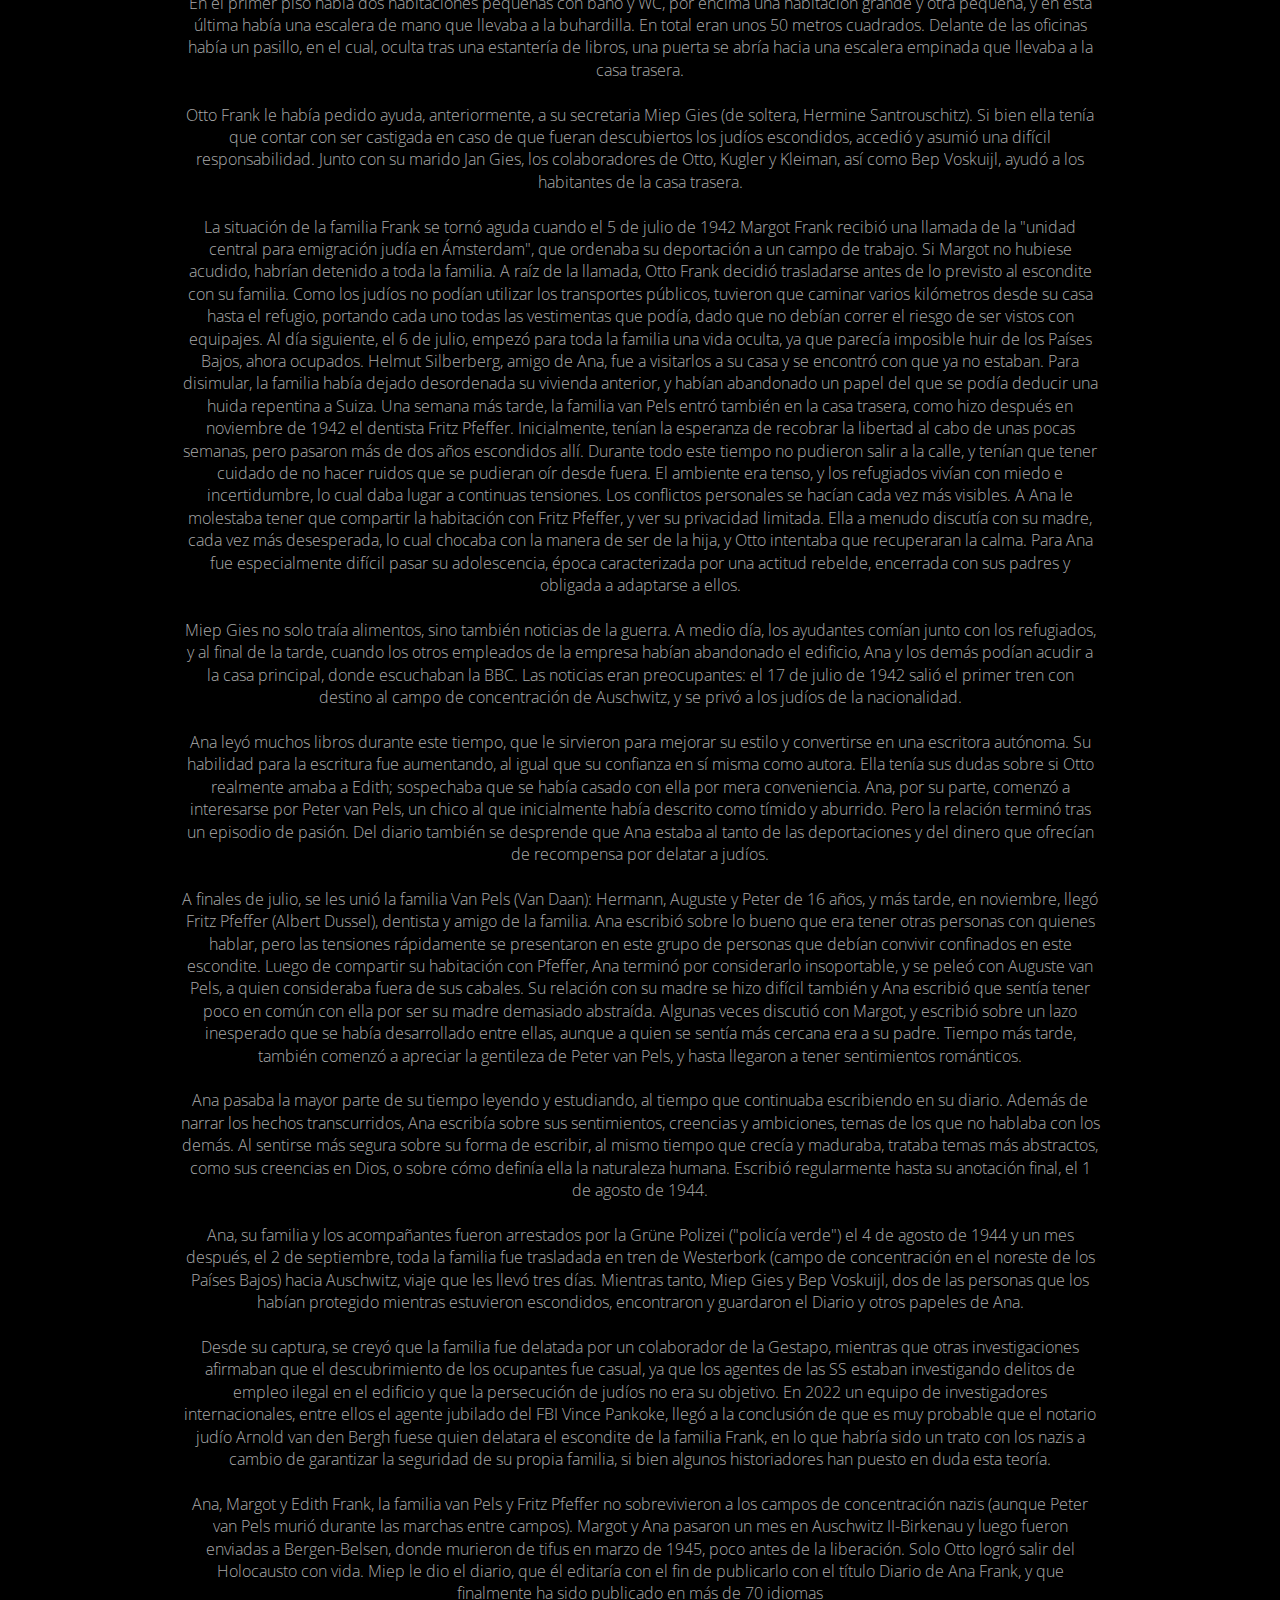
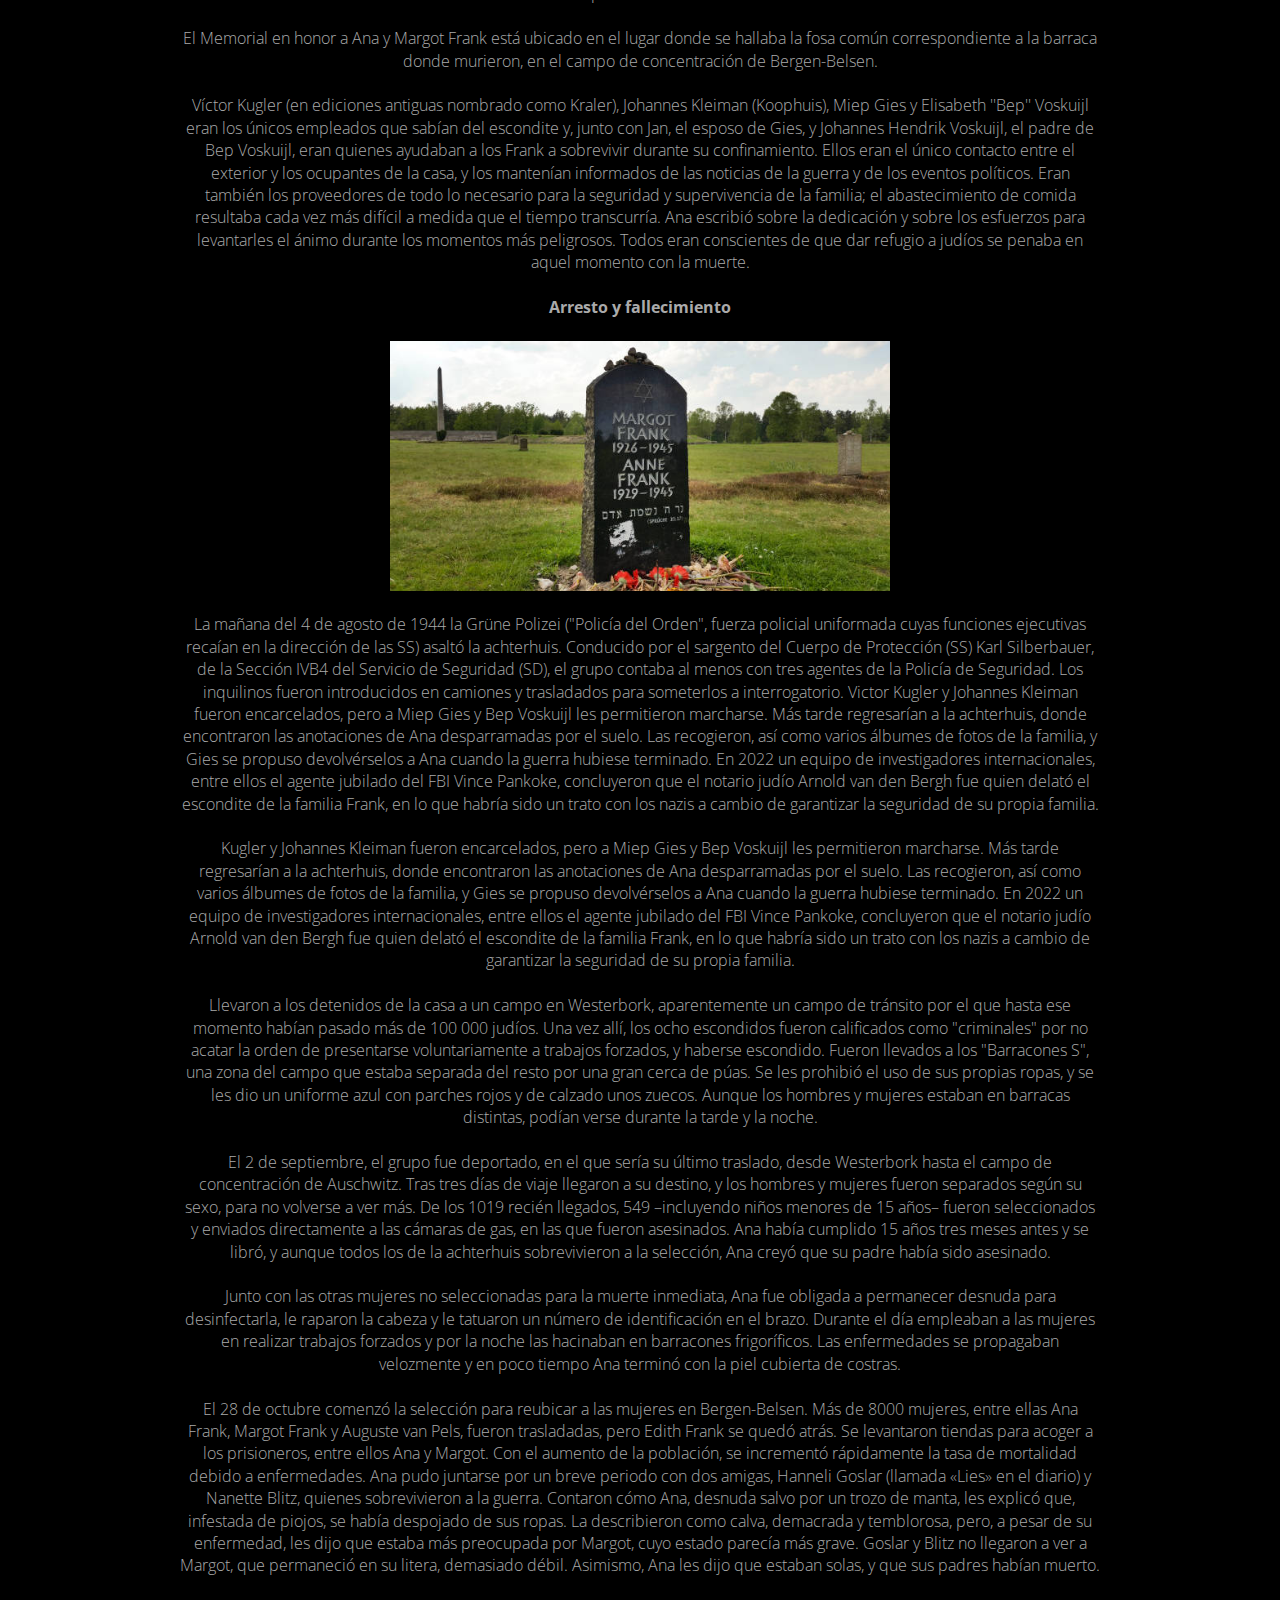
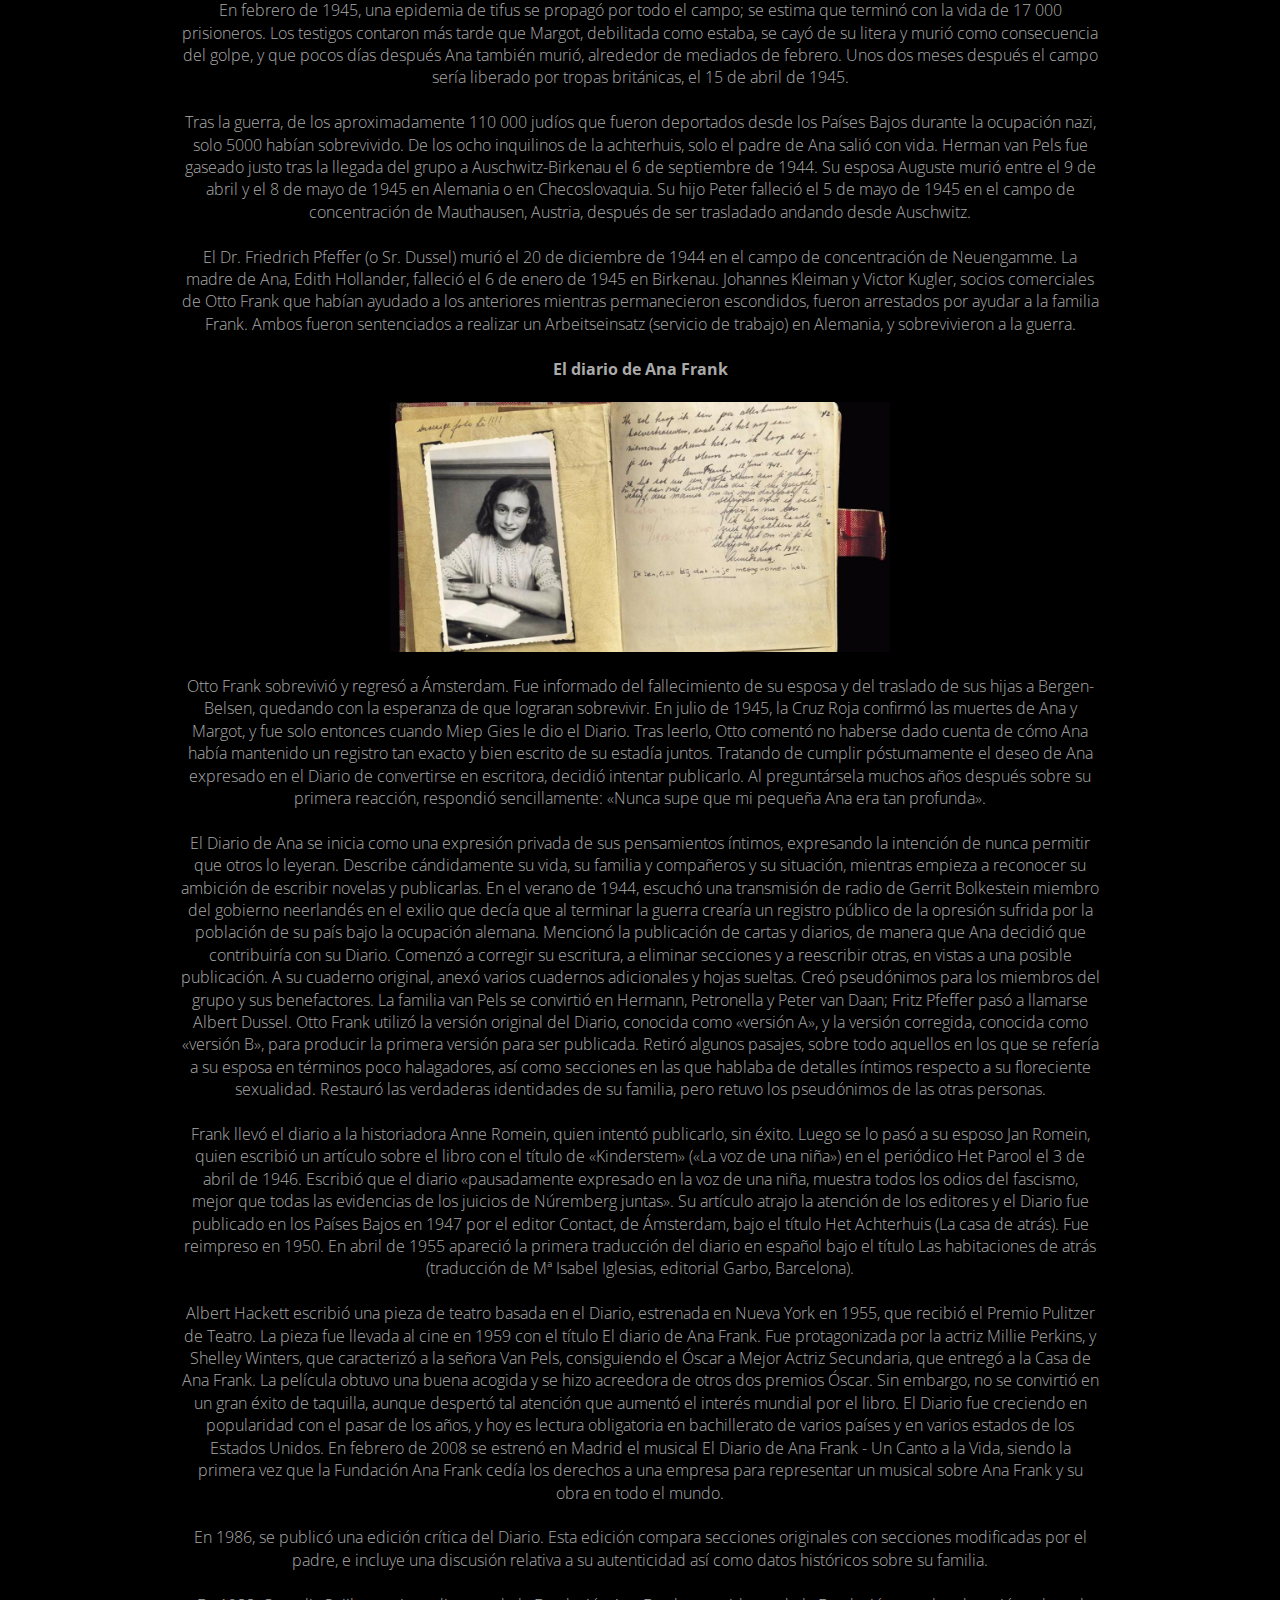
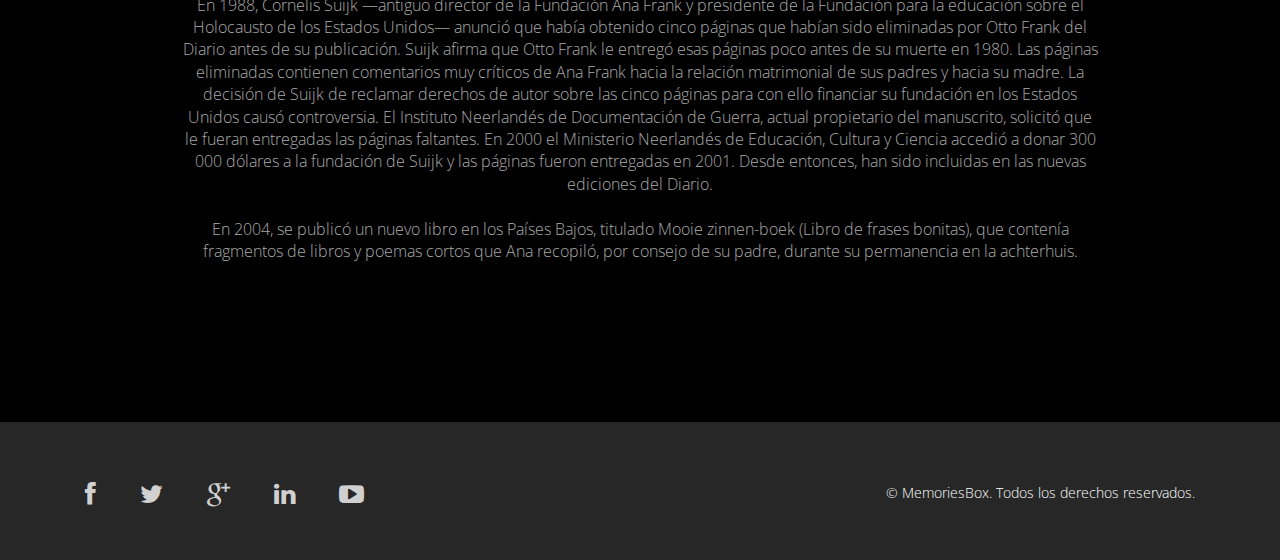
<file: contenido/info4.html>
<!DOCTYPE html>
<html lang="en">

<head>
  <meta charset="utf-8">
  <meta http-equiv="X-UA-Compatible" content="IE=edge">
  <meta name="viewport" content="width=device-width, initial-scale=1">
  <!-- Las 3 metaetiquetas anteriores * deben * ser lo primero en la cabeza; cualquier otro contenido principal debe venir * después * de estas etiquetas -->
  <title>MemoriesBox - Ana Frank - Biografía</title>

  <!-- Bootstrap -->
  <link href="../css/bootstrap.min.css" rel="stylesheet">
  <link rel="../stylesheet" href="css/font-awesome.min.css">
  <link rel="../stylesheet" href="css/animate.css">
  <link href="../css/animate.min.css" rel="stylesheet">
  <link href="../css/style.css" rel="stylesheet" />

  <link href="https://fonts.googleapis.com/css2?family=Kanit:wght@300&display=swap" rel="stylesheet">
</head>

<body>
  <header id="header">
    <nav class="navbar navbar-default navbar-static-top" role="banner">
      <div class="container">
        <div class="navbar-header">
          <button type="button" class="navbar-toggle" data-toggle="collapse" data-target=".navbar-collapse">
                        <span class="sr-only">Toggle navigation</span>
                        <span class="icon-bar"></span>
                        <span class="icon-bar"></span>
                        <span class="icon-bar"></span>
                    </button>
          <div class="navbar-brand">
            <a href="../index.html"><h1>MemoriesBox</h1></a>
          </div>
        </div>
        <div class="navbar-collapse collapse">
          <div class="menu">
            <ul class="nav nav-tabs" role="tablist">
              <li role="presentation"><a href="../index.html" class="active">Inicio</a></li>
              <li role="presentation"><a href="../gallery.html">Historia</a></li>
              <li role="presentation"><a href="../contact.html">Contactos</a></li>
            </ul>
          </div>
        </div>
      </div>
      <!--/.container-->
    </nav>
    <!--/nav-->
  </header>
  <!--/header-->

<!-- SLIDER 

  <div class="slider">
    <div id="about-slider">
      <div id="carousel-slider" class="carousel slide" data-ride="carousel">

        <ol class="carousel-indicators visible-xs">
          <li data-target="#carousel-slider" data-slide-to="0" class="active"></li>
          <li data-target="#carousel-slider" data-slide-to="1"></li>
          <li data-target="#carousel-slider" data-slide-to="2"></li>
        </ol>

        <div class="carousel-inner">
          <div class="item active">
            <img src="../img2/portada1.jpg" class="img-responsive" alt="">
            <div class="carousel-caption">
              <div class="wow fadeInUp" data-wow-offset="0" data-wow-delay="0.3s">
                <h2><span>Todo acerca de la Guerra Mundial</span></h2>
              </div>
              <div class="col-md-10 col-md-offset-1">
                <div class="wow fadeInUp" data-wow-offset="0" data-wow-delay="0.6s">
                  <p>Con más de +50 documentales sobre el tema</p>
                </div>
              </div>
              <div class="wow fadeInUp" data-wow-offset="0" data-wow-delay="0.9s">
                <form class="form-inline">
                  <div class="form-group">
                    <button type="getnow" name="subscribe" class="btn btn-primary btn-lg" required="required">Buscar Ahora</button>
                  </div>
                </form>
              </div>
            </div>
          </div>

          <div class="item">
            <img src="../img2/portada2.jfif" class="img-responsive" alt="">
            <div class="carousel-caption">
              <div class="wow fadeInUp" data-wow-offset="0" data-wow-delay="0.3s">
                <h2><span>Todo acerca de la Guerra Mundial</span></h2>
              </div>
              <div class="col-md-10 col-md-offset-1">
                <div class="wow fadeInUp" data-wow-offset="0" data-wow-delay="0.6s">
                  <p>Con más de +50 documentales sobre el tema</p>
                </div>
              </div>
              <div class="wow fadeInUp" data-wow-offset="0" data-wow-delay="0.9s">
                <form class="form-inline">
                  <div class="form-group">
                    <button type="getnow" name="subscribe" class="btn btn-primary btn-lg" required="required">Buscar Ahora</button>
                  </div>
                </form>
              </div>
            </div>
          </div>
          <div class="item">
            <img src="../img2/portada3.jpg" class="img-responsive" alt="">
            <div class="carousel-caption">
              <div class="wow fadeInUp" data-wow-offset="0" data-wow-delay="0.3s">
                <h2><span>Todo acerca de la Guerra Mundial</span></h2>
              </div>
              <div class="col-md-10 col-md-offset-1">
                <div class="wow fadeInUp" data-wow-offset="0" data-wow-delay="0.6s">
                  <p>Con más de +50 documentales sobre el tema</p>
                </div>
              </div>
              <div class="wow fadeInUp" data-wow-offset="0" data-wow-delay="0.9s">
                <form class="form-inline">
                  <div class="form-group">
                    <button type="getnow" name="subscribe" class="btn btn-primary btn-lg" required="required">Buscar Ahora</button>
                  </div>
                </form>
              </div>
            </div>
          </div>
        </div>

        <a class="left carousel-control hidden-xs" href="#carousel-slider" data-slide="prev">
					<i class="fa fa-angle-left"></i>
				</a>

        <a class=" right carousel-control hidden-xs" href="#carousel-slider" data-slide="next">
					<i class="fa fa-angle-right"></i>
				</a>
      </div>
    </div>
  </div>
-->

<!--INFORMACIONES-->

  <div class="about">
    <div class="container">
      <div class="text-center">


        <h2>Navegación Rápida</h2>
        <br>
        <a href="#anafrank1" class="referencia-a">> Infancia en Alemania</a> <br><br>
        <a href="#anafrank2" class="referencia-a">> Exilio en Ámsterdam</a> <br><br>
        <a href="#anafrank3" class="referencia-a">> El escondite en la casa trasera</a> <br><br>
        <a href="#anafrank4" class="referencia-a">> Arresto y fallecimiento</a> <br><br>
        <a href="#anafrank5" class="referencia-a">> El diario de Ana Frank</a> <br><br>

        <h2>Biografía de Ana Frank - Completa</h2>
        <div class="col-md-10 col-md-offset-1">
          <p>
            <b>Ana Frank</b>, fue una niña alemana con ascendencia judía mundialmente conocida gracias al Diario de Ana Frank, la edición de su diario íntimo en donde dejó constancia de los casi dos años y medio que pasó ocultándose con su familia y cuatro personas más de los nazis en Ámsterdam durante la Segunda Guerra Mundial.
            <br><br>
            Una vez fueron descubiertos en su escondite, Ana y su familia fueron capturados y llevados a distintos campos de concentración alemanes. El único superviviente de los ocho escondidos fue Otto Frank, su padre. Ana fue enviada al campo de concentración nazi de Auschwitz el 2 de septiembre de 1944 y, más tarde, al de Bergen-Belsen, donde murió de tifus alrededor de mediados de febrero de 1945, unos dos meses antes de que el campo fuera liberado. En 1947, apenas dos años después de terminada la guerra, su padre publicó el diario bajo el título La casa de atrás (en neerlandés, Het Achterhuis).
            <br><br>
            <b id="anafrank1">Infancia en Alemania</b>
            <br><br>
            <img src="../textimg/anafrank1.jpg" class="imgtext">
            <br><br>
            Annelies Marie Frank nació en Fráncfort del Meno (Hesse, Alemania), la segunda hija de Otto Heinrich Frank (1889-1980) y Edith Hollander (1900-1945), una familia de judíos alemanes. La familia vivía en una comunidad asimilada de ciudadanos judíos y otros que no lo eran; los niños se criaban con amigos católicos, protestantes y judíos. Los Frank eran judíos reformistas (también llamados progresistas); mantenían muchas tradiciones de la fe judía, pero no se ceñían demasiado a los preceptos. De sus padres, la creyente era Edith. Otto, que había participado como teniente del Ejército alemán durante la Primera Guerra Mundial y ahora era empresario, se ocupaba más de las formación de sus dos hijas. Disponía de una amplia biblioteca privada y animaba a las chicas a leer. A Anne la comparaban continuamente con su hermana Margot, tres años mayor que ella, y a quien se la tenía por bondadosa, ejemplar y discreta, mientras que Anne tenía muchos intereses y era extrovertida e impulsiva; se sentía en desventaja frente a Margot. Antes de que la política antijudía de los nacionalsocialistas sembrara el desasosiego en su vida y acabará por destruirla por completo, Anne vivía en Fráncfort una vida plácida con su familia y sus amigos. Tuvo ocasión de visitar a Alice Frank, su abuela paterna, en Basilea. Según el relato de su primo Bernhard, era una niña que no paraba de reír.
            <br><br>
            El 13 de marzo de 1933, unas pocas semanas antes de la toma del poder por parte de Hitler, el NSDAP alcanzó la mayoría en las elecciones municipales de Fráncfort, e inmediatamente hubo manifestaciones antisemitas. Otto Frank se dio cuenta de los grandes problemas que se les venían encima. El mismo año, Edith se mudó con las niñas a Aquisgrán a casa de su madre. Al principio, Otto se quedó en Fráncfort, pero luego le ofrecieron montar en Ámsterdam una sucursal de Opekta, una empresa alemana, y él se fue a los Países Bajos a poner en marcha los negocios y preparar todo para la llegada de su familia. Los Frank perdieron allí su ciudadanía alemana por aplicación de la Ley sobre los ciudadanos del Reich.
            <br><br>
            <b id="anafrank2">Exilio en Ámsterdam</b>
            <br><br>
            <img src="../textimg/anafrank2.jpg"  class="imgtext">
            <br><br>
            En 1934 la madre de Anne se trasladó con sus dos hijas a Ámsterdam, donde su marido Otto llevaba ya varios meses preparando sus negocios y la futura vida de su familia. Se fueron a vivir a un barrio nuevo al sur de la ciudad, Rivierenbuurt, donde ya se habían instalado numerosas familias judías procedentes de Alemania, que se sentían más seguras en los Países Bajos que en lo que era en realidad su patria.
            <br><br>
            En el exilio, los padres continuaron preocupándose por la formación de sus hijas. Margot iba a una escuela pública y Anne a una Montessori, también pública. Margot tenía estupendos resultados en matemáticas, y a Anne se le daba bien la lectura y la escritura. Una de sus mejores amigas, Hannah Goslar, a quien llamaban Hanneli, contó posteriormente que Anne a menudo escribía en secreto y no quería decir nada del contenido. Sus recuerdos dieron lugar a un libro de Alison Leslie Gold, publicado en 1998. Otra amiga, Jacqueline van Maarsen, también relató algunos años después sus vivencias con Anne. En el verano de 1935 y 1936 Anne pasó unas vacaciones despreocupadas con su tía abuela en Suiza, y también hizo amistades allí.
            <br><br>
            A partir de 1933, Otto Frank estuvo a cargo de la sucursal holandesa de la empresa alemana Opekta. En 1938 fundó junto con su amigo Hermann van Pels, un carnicero que también había huido con su familia judía, otra empresa dedicada a la venta de especias. Otto hacía grandes esfuerzos por asegurarse unos ingresos, pues fue testigo de cómo el banco de su padre, que ya había salido debilitado de la crisis económica mundial de 1929, fue expropiado por los nacionalsocialistas.
            <br><br>
            En 1939 la abuela de Ana (madre de su madre Edith) se mudó a Ámsterdam con los Frank y se quedó con ellos hasta que falleció en 1942. Su familia se enteró, de primera mano, de la manera tan despiadada en que actuaban los nacionalsocialistas por el hermano de Edith, Walter Holländer, a quien detuvieron en la "noche de los cristales rotos" y llevaron al campo de concentración Sachsenhausen, antes de permitirle viajar a los Países Bajos con una autorización especial. Sin embargo, Otto Frank mantenía su optimismo, incluso tras enterarse de las sinagogas incendiadas. Calificó este suceso como un ataque de fiebre que haría entrar en razón a todos los participantes. Pero su esperanza se trocó en miedo cuando, en septiembre de 1939, el ataque a Polonia hizo estallar la Segunda Guerra Mundial.
            <br><br>
            A los judíos exiliados les preocupaba la amenaza que el ansia de expansión de Hitler podía suponer para los Países Bajos, los cuales intentaban mantenerse neutrales. El 10 de mayo de 1940, la Wehrmacht alemana atacó y ocupó el país. Las tropas neerlandesas se rindieron y la Reina Guillermina huyó a Londres, donde se exilió. Enseguida quedó patente que a los judíos residentes en Holanda les esperaba el mismo destino que a los de los otros territorios ocupados. Otto y Edith Frank vieron que ya no podían ocultarles a sus hijas la situación política. Hasta entonces, los padres habían intentado mantenerlas al margen y simular una cierta normalidad, pero ahora Ana estaba hecha un lío. Su carácter combativo la solía llevar a no plegarse; estaba acostumbrada a imponer sus puntos de vista. Otto intentó varias veces que le concedieran asilo en Estados Unidos o en Cuba, entre otros con la ayuda de su amigo Nathan Straus, quien tenía contactos con la primera dama Eleanor Roosevelt, pero no tuvo éxito.
            <br><br>
            Cada vez había más leyes "anti-judíos"; les quitaban sus derechos, se les excluía de la vida social y de todas las instituciones públicas. Para Ana, que coleccionaba con entusiasmo fotos de las estrellas de Hollywood, fue especialmente duro que le prohibieran ir al cine. Tuvo que ir a una escuela especial, el Liceo, lo cual supuso separarse de muchos amigos. Todos los judíos estaban obligados a acudir a que los registraran; a ellos y después incluso a sus bicicletas. Cuando se les hizo llevar la cruz judía, muchos neerlandeses se solidarizaron con ellos. Pero por otra parte se constituyó un partido nacionalsocialista neerlandés. Para proteger a su empresa de las estrictas inspecciones a las que se las sometía, Otto Frank le cedió la dirección, sobre el papel, a dos colaboradores suyos que eran arios.
            <br><br>
            <b id="anafrank3">El escondite en la casa trasera</b>
            <br><br>
            <img src="../textimg/anafrank3.jpg" class="imgtext">
            <br><br>
            Otto Frank había preparado un escondite en la parte trasera de la empresa, en el número 263 de Prinsengracht, como le había sugerido uno de sus colaboradores. El edificio principal cerca de la iglesia Westerkerk no llamaba la atención; era viejo y típico de ese barrio de Ámsterdam. La casa de atrás era una construcción de tres plantas unida a la fachada posterior del edificio principal. En el primer piso había dos habitaciones pequeñas con baño y WC, por encima una habitación grande y otra pequeña, y en esta última había una escalera de mano que llevaba a la buhardilla. En total eran unos 50 metros cuadrados. Delante de las oficinas había un pasillo, en el cual, oculta tras una estantería de libros, una puerta se abría hacia una escalera empinada que llevaba a la casa trasera.
            <br><br>
            Otto Frank le había pedido ayuda, anteriormente, a su secretaria Miep Gies (de soltera, Hermine Santrouschitz). Si bien ella tenía que contar con ser castigada en caso de que fueran descubiertos los judíos escondidos, accedió y asumió una difícil responsabilidad. Junto con su marido Jan Gies, los colaboradores de Otto, Kugler y Kleiman, así como Bep Voskuijl, ayudó a los habitantes de la casa trasera.
            <br><br>
            La situación de la familia Frank se tornó aguda cuando el 5 de julio de 1942 Margot Frank recibió una llamada de la "unidad central para emigración judía en Ámsterdam", que ordenaba su deportación a un campo de trabajo. Si Margot no hubiese acudido, habrían detenido a toda la familia. A raíz de la llamada, Otto Frank decidió trasladarse antes de lo previsto al escondite con su familia. Como los judíos no podían utilizar los transportes públicos, tuvieron que caminar varios kilómetros desde su casa hasta el refugio, portando cada uno todas las vestimentas que podía, dado que no debían correr el riesgo de ser vistos con equipajes. Al día siguiente, el 6 de julio, empezó para toda la familia una vida oculta, ya que parecía imposible huir de los Países Bajos, ahora ocupados. Helmut Silberberg, amigo de Ana, fue a visitarlos a su casa y se encontró con que ya no estaban. Para disimular, la familia había dejado desordenada su vivienda anterior, y habían abandonado un papel del que se podía deducir una huida repentina a Suiza. Una semana más tarde, la familia van Pels entró también en la casa trasera, como hizo después en noviembre de 1942 el dentista Fritz Pfeffer. Inicialmente, tenían la esperanza de recobrar la libertad al cabo de unas pocas semanas, pero pasaron más de dos años escondidos allí. Durante todo este tiempo no pudieron salir a la calle, y tenían que tener cuidado de no hacer ruidos que se pudieran oír desde fuera. El ambiente era tenso, y los refugiados vivían con miedo e incertidumbre, lo cual daba lugar a continuas tensiones. Los conflictos personales se hacían cada vez más visibles. A Ana le molestaba tener que compartir la habitación con Fritz Pfeffer, y ver su privacidad limitada. Ella a menudo discutía con su madre, cada vez más desesperada, lo cual chocaba con la manera de ser de la hija, y Otto intentaba que recuperaran la calma. Para Ana fue especialmente difícil pasar su adolescencia, época caracterizada por una actitud rebelde, encerrada con sus padres y obligada a adaptarse a ellos.
            <br><br>
            Miep Gies no solo traía alimentos, sino también noticias de la guerra. A medio día, los ayudantes comían junto con los refugiados, y al final de la tarde, cuando los otros empleados de la empresa habían abandonado el edificio, Ana y los demás podían acudir a la casa principal, donde escuchaban la BBC. Las noticias eran preocupantes: el 17 de julio de 1942 salió el primer tren con destino al campo de concentración de Auschwitz, y se privó a los judíos de la nacionalidad.
            <br><br>
            Ana leyó muchos libros durante este tiempo, que le sirvieron para mejorar su estilo y convertirse en una escritora autónoma. Su habilidad para la escritura fue aumentando, al igual que su confianza en sí misma como autora. Ella tenía sus dudas sobre si Otto realmente amaba a Edith; sospechaba que se había casado con ella por mera conveniencia. Ana, por su parte, comenzó a interesarse por Peter van Pels, un chico al que inicialmente había descrito como tímido y aburrido. Pero la relación terminó tras un episodio de pasión. Del diario también se desprende que Ana estaba al tanto de las deportaciones y del dinero que ofrecían de recompensa por delatar a judíos.
            <br><br>
            A finales de julio, se les unió la familia Van Pels (Van Daan): Hermann, Auguste y Peter de 16 años, y más tarde, en noviembre, llegó Fritz Pfeffer (Albert Dussel), dentista y amigo de la familia. Ana escribió sobre lo bueno que era tener otras personas con quienes hablar, pero las tensiones rápidamente se presentaron en este grupo de personas que debían convivir confinados en este escondite. Luego de compartir su habitación con Pfeffer, Ana terminó por considerarlo insoportable, y se peleó con Auguste van Pels, a quien consideraba fuera de sus cabales. Su relación con su madre se hizo difícil también y Ana escribió que sentía tener poco en común con ella por ser su madre demasiado abstraída. Algunas veces discutió con Margot, y escribió sobre un lazo inesperado que se había desarrollado entre ellas, aunque a quien se sentía más cercana era a su padre. Tiempo más tarde, también comenzó a apreciar la gentileza de Peter van Pels, y hasta llegaron a tener sentimientos románticos.
            <br><br>
            Ana pasaba la mayor parte de su tiempo leyendo y estudiando, al tiempo que continuaba escribiendo en su diario. Además de narrar los hechos transcurridos, Ana escribía sobre sus sentimientos, creencias y ambiciones, temas de los que no hablaba con los demás. Al sentirse más segura sobre su forma de escribir, al mismo tiempo que crecía y maduraba, trataba temas más abstractos, como sus creencias en Dios, o sobre cómo definía ella la naturaleza humana. Escribió regularmente hasta su anotación final, el 1 de agosto de 1944.
            <br><br>
            Ana, su familia y los acompañantes fueron arrestados por la Grüne Polizei ("policía verde") el 4 de agosto de 1944 y un mes después, el 2 de septiembre, toda la familia fue trasladada en tren de Westerbork (campo de concentración en el noreste de los Países Bajos) hacia Auschwitz, viaje que les llevó tres días. Mientras tanto, Miep Gies y Bep Voskuijl, dos de las personas que los habían protegido mientras estuvieron escondidos, encontraron y guardaron el Diario y otros papeles de Ana.
            <br><br>
            Desde su captura, se creyó que la familia fue delatada por un colaborador de la Gestapo, mientras que otras investigaciones afirmaban que el descubrimiento de los ocupantes fue casual, ya que los agentes de las SS estaban investigando delitos de empleo ilegal en el edificio y que la persecución de judíos no era su objetivo. En 2022 un equipo de investigadores internacionales, entre ellos el agente jubilado del FBI Vince Pankoke, llegó a la conclusión de que es muy probable que el notario judío Arnold van den Bergh fuese quien delatara el escondite de la familia Frank, en lo que habría sido un trato con los nazis a cambio de garantizar la seguridad de su propia familia, si bien algunos historiadores han puesto en duda esta teoría.
            <br><br>
            Ana, Margot y Edith Frank, la familia van Pels y Fritz Pfeffer no sobrevivieron a los campos de concentración nazis (aunque Peter van Pels murió durante las marchas entre campos). Margot y Ana pasaron un mes en Auschwitz II-Birkenau y luego fueron enviadas a Bergen-Belsen, donde murieron de tifus en marzo de 1945, poco antes de la liberación. Solo Otto logró salir del Holocausto con vida. Miep le dio el diario, que él editaría con el fin de publicarlo con el título Diario de Ana Frank, y que finalmente ha sido publicado en más de 70 idiomas
            <br><br>
            El Memorial en honor a Ana y Margot Frank está ubicado en el lugar donde se hallaba la fosa común correspondiente a la barraca donde murieron, en el campo de concentración de Bergen-Belsen.
            <br><br>
            Víctor Kugler (en ediciones antiguas nombrado como Kraler), Johannes Kleiman (Koophuis), Miep Gies y Elisabeth ''Bep'' Voskuijl eran los únicos empleados que sabían del escondite y, junto con Jan, el esposo de Gies, y Johannes Hendrik Voskuijl, el padre de Bep Voskuijl, eran quienes ayudaban a los Frank a sobrevivir durante su confinamiento. Ellos eran el único contacto entre el exterior y los ocupantes de la casa, y los mantenían informados de las noticias de la guerra y de los eventos políticos. Eran también los proveedores de todo lo necesario para la seguridad y supervivencia de la familia; el abastecimiento de comida resultaba cada vez más difícil a medida que el tiempo transcurría. Ana escribió sobre la dedicación y sobre los esfuerzos para levantarles el ánimo durante los momentos más peligrosos. Todos eran conscientes de que dar refugio a judíos se penaba en aquel momento con la muerte.
            <br><br>
            <b id="anafrank4">Arresto y fallecimiento</b>
            <br><br>
            <img src="../textimg/anafrank4.jpg" class="imgtext">
            <br><br>
            La mañana del 4 de agosto de 1944 la Grüne Polizei ("Policía del Orden", fuerza policial uniformada cuyas funciones ejecutivas recaían en la dirección de las SS) asaltó la achterhuis. Conducido por el sargento del Cuerpo de Protección (SS) Karl Silberbauer, de la Sección IVB4 del Servicio de Seguridad (SD), el grupo contaba al menos con tres agentes de la Policía de Seguridad. Los inquilinos fueron introducidos en camiones y trasladados para someterlos a interrogatorio. Victor Kugler y Johannes Kleiman fueron encarcelados, pero a Miep Gies y Bep Voskuijl les permitieron marcharse. Más tarde regresarían a la achterhuis, donde encontraron las anotaciones de Ana desparramadas por el suelo. Las recogieron, así como varios álbumes de fotos de la familia, y Gies se propuso devolvérselos a Ana cuando la guerra hubiese terminado. En 2022 un equipo de investigadores internacionales, entre ellos el agente jubilado del FBI Vince Pankoke, concluyeron que el notario judío Arnold van den Bergh fue quien delató el escondite de la familia Frank, en lo que habría sido un trato con los nazis a cambio de garantizar la seguridad de su propia familia.
            <br><br>
            Kugler y Johannes Kleiman fueron encarcelados, pero a Miep Gies y Bep Voskuijl les permitieron marcharse. Más tarde regresarían a la achterhuis, donde encontraron las anotaciones de Ana desparramadas por el suelo. Las recogieron, así como varios álbumes de fotos de la familia, y Gies se propuso devolvérselos a Ana cuando la guerra hubiese terminado. En 2022 un equipo de investigadores internacionales, entre ellos el agente jubilado del FBI Vince Pankoke, concluyeron que el notario judío Arnold van den Bergh fue quien delató el escondite de la familia Frank, en lo que habría sido un trato con los nazis a cambio de garantizar la seguridad de su propia familia.
            <br><br>
            Llevaron a los detenidos de la casa a un campo en Westerbork, aparentemente un campo de tránsito por el que hasta ese momento habían pasado más de 100 000 judíos. Una vez allí, los ocho escondidos fueron calificados como "criminales" por no acatar la orden de presentarse voluntariamente a trabajos forzados, y haberse escondido. Fueron llevados a los "Barracones S", una zona del campo que estaba separada del resto por una gran cerca de púas. Se les prohibió el uso de sus propias ropas, y se les dio un uniforme azul con parches rojos y de calzado unos zuecos. Aunque los hombres y mujeres estaban en barracas distintas, podían verse durante la tarde y la noche.
            <br><br>
            El 2 de septiembre, el grupo fue deportado, en el que sería su último traslado, desde Westerbork hasta el campo de concentración de Auschwitz. Tras tres días de viaje llegaron a su destino, y los hombres y mujeres fueron separados según su sexo, para no volverse a ver más. De los 1019 recién llegados, 549 –incluyendo niños menores de 15 años– fueron seleccionados y enviados directamente a las cámaras de gas, en las que fueron asesinados. Ana había cumplido 15 años tres meses antes y se libró, y aunque todos los de la achterhuis sobrevivieron a la selección, Ana creyó que su padre había sido asesinado.
            <br><br>
            Junto con las otras mujeres no seleccionadas para la muerte inmediata, Ana fue obligada a permanecer desnuda para desinfectarla, le raparon la cabeza y le tatuaron un número de identificación en el brazo. Durante el día empleaban a las mujeres en realizar trabajos forzados y por la noche las hacinaban en barracones frigoríficos. Las enfermedades se propagaban velozmente y en poco tiempo Ana terminó con la piel cubierta de costras.
            <br><br>
            El 28 de octubre comenzó la selección para reubicar a las mujeres en Bergen-Belsen. Más de 8000 mujeres, entre ellas Ana Frank, Margot Frank y Auguste van Pels, fueron trasladadas, pero Edith Frank se quedó atrás. Se levantaron tiendas para acoger a los prisioneros, entre ellos Ana y Margot. Con el aumento de la población, se incrementó rápidamente la tasa de mortalidad debido a enfermedades. Ana pudo juntarse por un breve periodo con dos amigas, Hanneli Goslar (llamada «Lies» en el diario) y Nanette Blitz, quienes sobrevivieron a la guerra. Contaron cómo Ana, desnuda salvo por un trozo de manta, les explicó que, infestada de piojos, se había despojado de sus ropas. La describieron como calva, demacrada y temblorosa, pero, a pesar de su enfermedad, les dijo que estaba más preocupada por Margot, cuyo estado parecía más grave. Goslar y Blitz no llegaron a ver a Margot, que permaneció en su litera, demasiado débil. Asimismo, Ana les dijo que estaban solas, y que sus padres habían muerto.
            <br><br>
            En febrero de 1945, una epidemia de tifus se propagó por todo el campo; se estima que terminó con la vida de 17 000 prisioneros. Los testigos contaron más tarde que Margot, debilitada como estaba, se cayó de su litera y murió como consecuencia del golpe, y que pocos días después Ana también murió, alrededor de mediados de febrero. Unos dos meses después el campo sería liberado por tropas británicas, el 15 de abril de 1945.
            <br><br>
            Tras la guerra, de los aproximadamente 110 000 judíos que fueron deportados desde los Países Bajos durante la ocupación nazi, solo 5000 habían sobrevivido. De los ocho inquilinos de la achterhuis, solo el padre de Ana salió con vida. Herman van Pels fue gaseado justo tras la llegada del grupo a Auschwitz-Birkenau el 6 de septiembre de 1944. Su esposa Auguste murió entre el 9 de abril y el 8 de mayo de 1945 en Alemania o en Checoslovaquia. Su hijo Peter falleció el 5 de mayo de 1945 en el campo de concentración de Mauthausen, Austria, después de ser trasladado andando desde Auschwitz.
            <br><br>
            El Dr. Friedrich Pfeffer (o Sr. Dussel) murió el 20 de diciembre de 1944 en el campo de concentración de Neuengamme. La madre de Ana, Edith Hollander, falleció el 6 de enero de 1945 en Birkenau. Johannes Kleiman y Victor Kugler, socios comerciales de Otto Frank que habían ayudado a los anteriores mientras permanecieron escondidos, fueron arrestados por ayudar a la familia Frank. Ambos fueron sentenciados a realizar un Arbeitseinsatz (servicio de trabajo) en Alemania, y sobrevivieron a la guerra.
            <br><br>
            <b id="anafrank5">El diario de Ana Frank</b>
            <br><br>
            <img src="../textimg/anafrank5.jpeg" class="imgtext">
            <br><br>
            Otto Frank sobrevivió y regresó a Ámsterdam. Fue informado del fallecimiento de su esposa y del traslado de sus hijas a Bergen-Belsen, quedando con la esperanza de que lograran sobrevivir. En julio de 1945, la Cruz Roja confirmó las muertes de Ana y Margot, y fue solo entonces cuando Miep Gies le dio el Diario. Tras leerlo, Otto comentó no haberse dado cuenta de cómo Ana había mantenido un registro tan exacto y bien escrito de su estadía juntos. Tratando de cumplir póstumamente el deseo de Ana expresado en el Diario de convertirse en escritora, decidió intentar publicarlo. Al preguntársela muchos años después sobre su primera reacción, respondió sencillamente: «Nunca supe que mi pequeña Ana era tan profunda».
            <br><br>
            El Diario de Ana se inicia como una expresión privada de sus pensamientos íntimos, expresando la intención de nunca permitir que otros lo leyeran. Describe cándidamente su vida, su familia y compañeros y su situación, mientras empieza a reconocer su ambición de escribir novelas y publicarlas. En el verano de 1944, escuchó una transmisión de radio de Gerrit Bolkestein miembro del gobierno neerlandés en el exilio que decía que al terminar la guerra crearía un registro público de la opresión sufrida por la población de su país bajo la ocupación alemana. Mencionó la publicación de cartas y diarios, de manera que Ana decidió que contribuiría con su Diario. Comenzó a corregir su escritura, a eliminar secciones y a reescribir otras, en vistas a una posible publicación. A su cuaderno original, anexó varios cuadernos adicionales y hojas sueltas. Creó pseudónimos para los miembros del grupo y sus benefactores. La familia van Pels se convirtió en Hermann, Petronella y Peter van Daan; Fritz Pfeffer pasó a llamarse Albert Dussel. Otto Frank utilizó la versión original del Diario, conocida como «versión A», y la versión corregida, conocida como «versión B», para producir la primera versión para ser publicada. Retiró algunos pasajes, sobre todo aquellos en los que se refería a su esposa en términos poco halagadores, así como secciones en las que hablaba de detalles íntimos respecto a su floreciente sexualidad. Restauró las verdaderas identidades de su familia, pero retuvo los pseudónimos de las otras personas.
            <br><br>
            Frank llevó el diario a la historiadora Anne Romein, quien intentó publicarlo, sin éxito. Luego se lo pasó a su esposo Jan Romein, quien escribió un artículo sobre el libro con el título de «Kinderstem» («La voz de una niña») en el periódico Het Parool el 3 de abril de 1946. Escribió que el diario «pausadamente expresado en la voz de una niña, muestra todos los odios del fascismo, mejor que todas las evidencias de los juicios de Núremberg juntas»​. Su artículo atrajo la atención de los editores y el Diario fue publicado en los Países Bajos en 1947 por el editor Contact, de Ámsterdam, bajo el título Het Achterhuis (La casa de atrás). Fue reimpreso en 1950. En abril de 1955 apareció la primera traducción del diario en español bajo el título Las habitaciones de atrás (traducción de Mª Isabel Iglesias, editorial Garbo, Barcelona).
            <br><br>
            Albert Hackett escribió una pieza de teatro basada en el Diario, estrenada en Nueva York en 1955, que recibió el Premio Pulitzer de Teatro. La pieza fue llevada al cine en 1959 con el título El diario de Ana Frank. Fue protagonizada por la actriz Millie Perkins, y Shelley Winters, que caracterizó a la señora Van Pels, consiguiendo el Óscar a Mejor Actriz Secundaria, que entregó a la Casa de Ana Frank. La película obtuvo una buena acogida y se hizo acreedora de otros dos premios Óscar. Sin embargo, no se convirtió en un gran éxito de taquilla, aunque despertó tal atención que aumentó el interés mundial por el libro. El Diario fue creciendo en popularidad con el pasar de los años, y hoy es lectura obligatoria en bachillerato de varios países y en varios estados de los Estados Unidos. En febrero de 2008 se estrenó en Madrid el musical El Diario de Ana Frank - Un Canto a la Vida, siendo la primera vez que la Fundación Ana Frank cedía los derechos a una empresa para representar un musical sobre Ana Frank y su obra en todo el mundo.
            <br><br>
            En 1986, se publicó una edición crítica del Diario.​ Esta edición compara secciones originales con secciones modificadas por el padre, e incluye una discusión relativa a su autenticidad así como datos históricos sobre su familia.
            <br><br>
            En 1988, Cornelis Suijk —antiguo director de la Fundación Ana Frank y presidente de la Fundación para la educación sobre el Holocausto de los Estados Unidos— anunció que había obtenido cinco páginas que habían sido eliminadas por Otto Frank del Diario antes de su publicación. Suijk afirma que Otto Frank le entregó esas páginas poco antes de su muerte en 1980. Las páginas eliminadas contienen comentarios muy críticos de Ana Frank hacia la relación matrimonial de sus padres y hacia su madre. La decisión de Suijk de reclamar derechos de autor sobre las cinco páginas para con ello financiar su fundación en los Estados Unidos causó controversia. El Instituto Neerlandés de Documentación de Guerra, actual propietario del manuscrito, solicitó que le fueran entregadas las páginas faltantes. En 2000 el Ministerio Neerlandés de Educación, Cultura y Ciencia accedió a donar 300 000 dólares a la fundación de Suijk y las páginas fueron entregadas en 2001. Desde entonces, han sido incluidas en las nuevas ediciones del Diario.
            <br><br>
            En 2004, se publicó un nuevo libro en los Países Bajos, titulado Mooie zinnen-boek (Libro de frases bonitas), que contenía fragmentos de libros y poemas cortos que Ana recopiló, por consejo de su padre, durante su permanencia en la achterhuis.
          </p>
        </div>
      </div>  
    </div>      
  </div>


<!--
  <div class="gallery">
    <div class="text-center">
      <h2>Documentales populares</h2>
      <p>Informate lo más profundo que puedas.</p>
    </div>
    <div class="container">

      <a href="#">
      <div class="col-md-4">
        <figure class="effect-marley">
          <img src="../img/8.jpg" alt="" class="img-responsive" />
          <figcaption>
            <h4>La Primera Guerra Mundial</h4>
            <p>Lee el documental completo sobre la primera guerra mundial.</p>
          </figcaption>
        </figure>
      </div>
    </a>

    <a href="#">
      <div class="col-md-4">
        <figure class="effect-marley">
          <img src="../img/9.jpg" alt="" class="img-responsive" />
          <figcaption>
            <h4>sweet marley</h4>
            <p>Marley tried to convince her but she was not interested.</p>
          </figcaption>
        </figure>
      </div>
    </a>

    <a href="#">
      <div class="col-md-4">
        <figure class="effect-marley">
          <img src="../img/10.jpg" alt="" class="img-responsive" />
          <figcaption>
            <h4>sweet marley</h4>
            <p>Marley tried to convince her but she was not interested.</p>
          </figcaption>
        </figure>
      </div>
    </a>
    </div>

    <div class="container">

      <a href="#">
      <div class="col-md-4">
        <figure class="effect-marley">
          <img src="../img/11.jpg" alt="" class="img-responsive" />
          <figcaption>
            <h4>sweet marley</h4>
            <p>Marley tried to convince her but she was not interested.</p>
          </figcaption>
        </figure>
      </div>
      </a>

      <a href="#">
      <div class="col-md-4">
        <figure class="effect-marley">
          <img src="../img/12.jpg" alt="" class="img-responsive" />
          <figcaption>
            <h4>sweet marley</h4>
            <p>Marley tried to convince her but she was not interested.</p>
          </figcaption>
        </figure>
      </div>
      </a>

      <a href="#">
      <div class="col-md-4">
        <figure class="effect-marley">
          <img src="../img/13.jpg" alt="" class="img-responsive" />
          <figcaption>
            <h4>sweet marley</h4>
            <p>Marley tried to convince her but she was not interested.</p>
          </figcaption>
        </figure>
      </div>
      </a>
    </div>
  </div>
-->

<!--
  <footer>
    <div class="container">
      <div class="col-md-4 wow fadeInDown" data-wow-duration="1000ms" data-wow-delay="300ms">
        <h4>About Us</h4>
        <p>SystemDNS is tellus ac cursus commodo, mauesris condime ntum nibh, ut fermentum mas justo sitters.</p>
        <div class="contact-info">
          <ul>
            <li><i class="fa fa-home fa"></i>Suite 54 Elizebth Street, Victoria State Newyork, USA </li>
            <li><i class="fa fa-phone fa"></i> +38 000 129900</li>
            <li><i class="fa fa-envelope fa"></i> info@domain.net</li>
          </ul>
        </div>
      </div>

      <div class="col-md-4 wow fadeInDown" data-wow-duration="1000ms" data-wow-delay="600ms">
        <div class="text-center">
          <h4>Photo Gallery</h4>
          <ul class="sidebar-gallery">
            <li><a href="#"><img src="img/gallery1.png" alt="" /></a></li>
            <li><a href="#"><img src="img/gallery2.png" alt="" /></a></li>
            <li><a href="#"><img src="img/gallery3.png" alt="" /></a></li>
            <li><a href="#"><img src="img/gallery4.png" alt="" /></a></li>
            <li><a href="#"><img src="img/gallery5.png" alt="" /></a></li>
            <li><a href="#"><img src="img/gallery6.png" alt="" /></a></li>
          </ul>
        </div>
      </div>

      <div class="col-md-4 wow fadeInDown" data-wow-duration="1000ms" data-wow-delay="900ms">
        <div class="">
          <h4>Newsletter Registration</h4>
          <p>Subscribe toSystemDNS to receive the latest SystemDNS news via email. You may unsubscribe from this service at any time</p>
          <div class="btn-gamp">
            <input type="email" class="form-control" id="exampleInputEmail3" placeholder="Enter Email">
          </div>
          <div class="btn-gamp">
            <a type="submit" class="btn btn-default">Subscribe</a>
          </div>

        </div>
      </div>

    </div>
  </footer>
-->


  <div class="sub-footer">
    <div class="container">
      <div class="social-icon">
        <div class="col-md-4">
          <ul class="social-network">
            <li><a href="#" class="fb tool-tip" title="Facebook"><i class="fa fa-facebook"></i></a></li>
            <li><a href="#" class="twitter tool-tip" title="Twitter"><i class="fa fa-twitter"></i></a></li>
            <li><a href="#" class="gplus tool-tip" title="Google Plus"><i class="fa fa-google-plus"></i></a></li>
            <li><a href="#" class="linkedin tool-tip" title="Linkedin"><i class="fa fa-linkedin"></i></a></li>
            <li><a href="#" class="ytube tool-tip" title="You Tube"><i class="fa fa-youtube-play"></i></a></li>
          </ul>
        </div>
      </div>

      <div class="col-md-4 col-md-offset-4">
        <div class="copyright">
          &copy; MemoriesBox. Todos los derechos reservados.
        </div>
      </div>
    </div>
  </div>

  <!-- jQuery (necessary for Bootstrap's JavaScript plugins) -->
  <script src="../js/jquery.js"></script>
  <!-- Include all compiled plugins (below), or include individual files as needed -->
  <script src="../js/bootstrap.min.js"></script>
  <script src="../js/wow.min.js"></script>
  <script>
    wow = new WOW({}).init();
  </script>
</body>

</html>
</file>
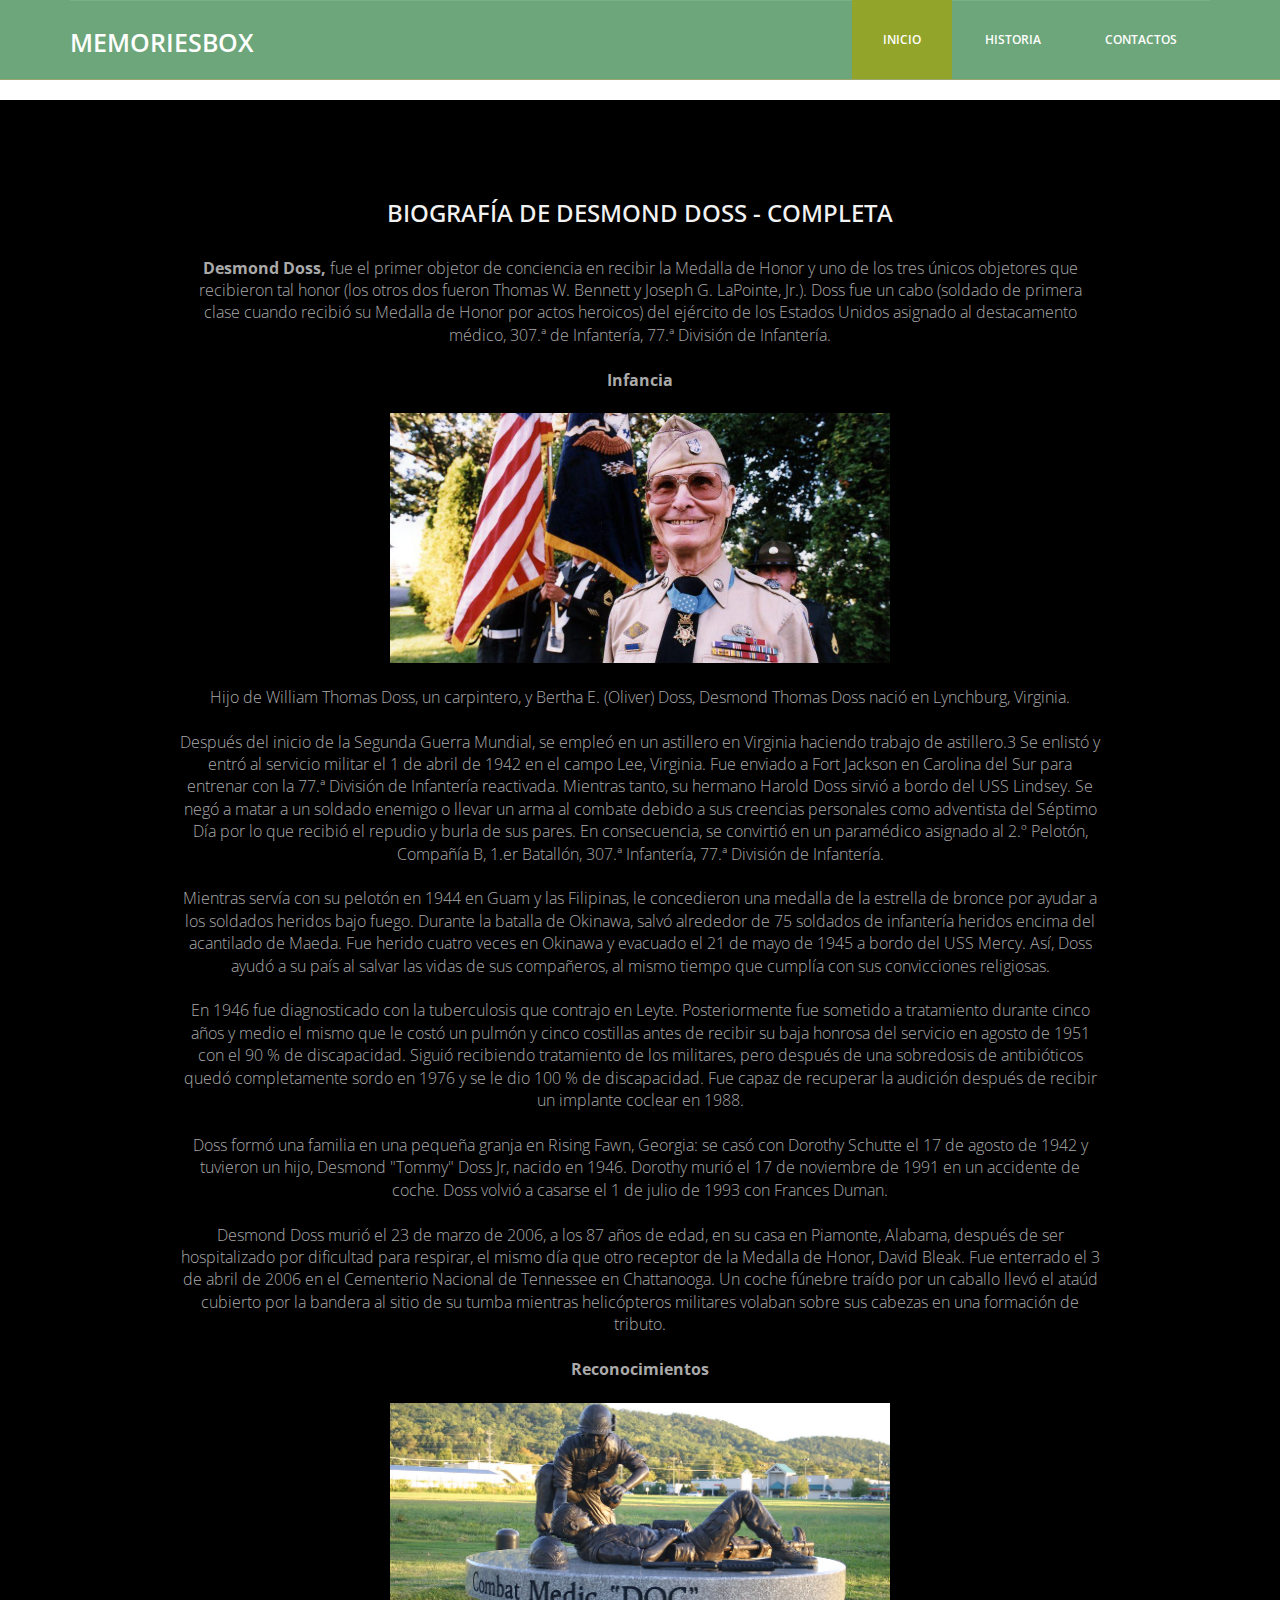
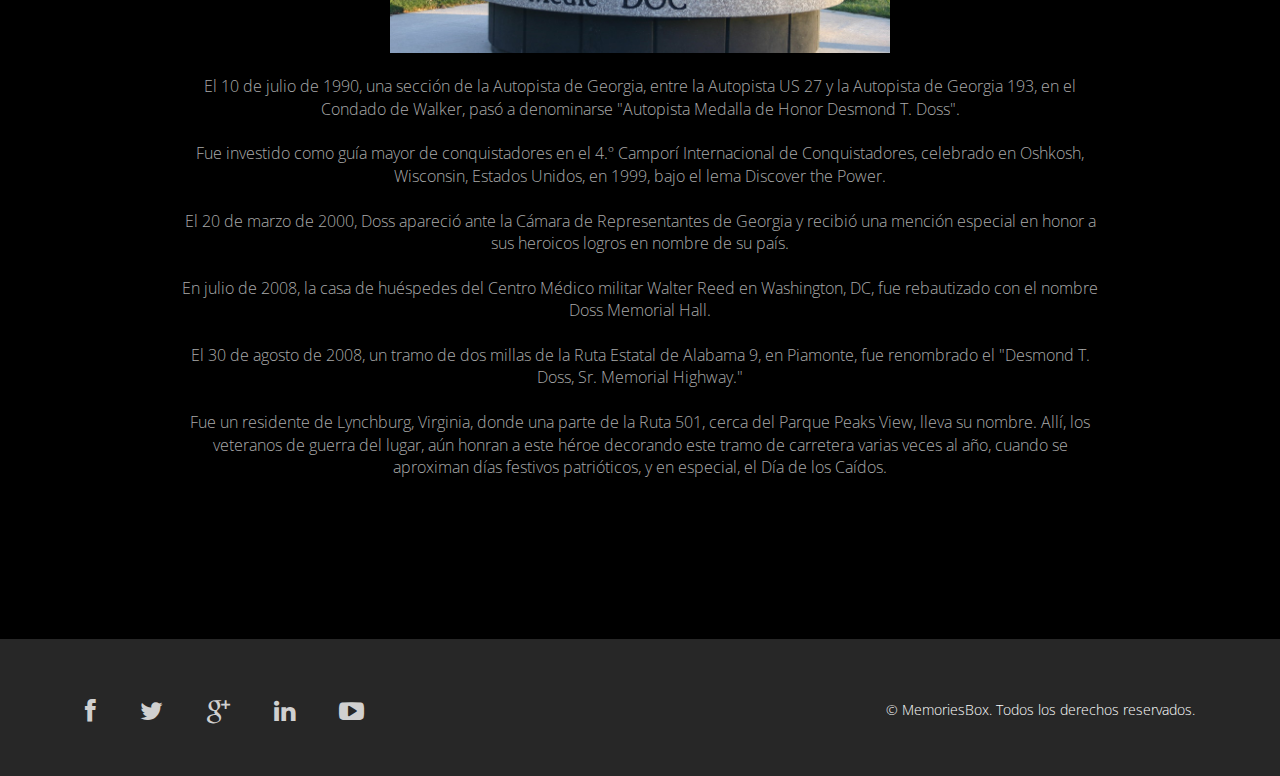
<file: contenido/info5.html>
<!DOCTYPE html>
<html lang="en">

<head>
  <meta charset="utf-8">
  <meta http-equiv="X-UA-Compatible" content="IE=edge">
  <meta name="viewport" content="width=device-width, initial-scale=1">
  <!-- Las 3 metaetiquetas anteriores * deben * ser lo primero en la cabeza; cualquier otro contenido principal debe venir * después * de estas etiquetas -->
  <title>MemoriesBox - Desmond Doss - Biografía</title>

  <!-- Bootstrap -->
  <link href="../css/bootstrap.min.css" rel="stylesheet">
  <link rel="../stylesheet" href="css/font-awesome.min.css">
  <link rel="../stylesheet" href="css/animate.css">
  <link href="../css/animate.min.css" rel="stylesheet">
  <link href="../css/style.css" rel="stylesheet" />

  <link href="https://fonts.googleapis.com/css2?family=Kanit:wght@300&display=swap" rel="stylesheet">
</head>

<body>
  <header id="header">
    <nav class="navbar navbar-default navbar-static-top" role="banner">
      <div class="container">
        <div class="navbar-header">
          <button type="button" class="navbar-toggle" data-toggle="collapse" data-target=".navbar-collapse">
                        <span class="sr-only">Toggle navigation</span>
                        <span class="icon-bar"></span>
                        <span class="icon-bar"></span>
                        <span class="icon-bar"></span>
                    </button>
          <div class="navbar-brand">
            <a href="../index.html"><h1>MemoriesBox</h1></a>
          </div>
        </div>
        <div class="navbar-collapse collapse">
          <div class="menu">
            <ul class="nav nav-tabs" role="tablist">
              <li role="presentation"><a href="../index.html" class="active">Inicio</a></li>
              <li role="presentation"><a href="../gallery.html">Historia</a></li>
              <li role="presentation"><a href="../contact.html">Contactos</a></li>
            </ul>
          </div>
        </div>
      </div>
      <!--/.container-->
    </nav>
    <!--/nav-->
  </header>
  <!--/header-->

<!-- SLIDER 

  <div class="slider">
    <div id="about-slider">
      <div id="carousel-slider" class="carousel slide" data-ride="carousel">

        <ol class="carousel-indicators visible-xs">
          <li data-target="#carousel-slider" data-slide-to="0" class="active"></li>
          <li data-target="#carousel-slider" data-slide-to="1"></li>
          <li data-target="#carousel-slider" data-slide-to="2"></li>
        </ol>

        <div class="carousel-inner">
          <div class="item active">
            <img src="../img2/portada1.jpg" class="img-responsive" alt="">
            <div class="carousel-caption">
              <div class="wow fadeInUp" data-wow-offset="0" data-wow-delay="0.3s">
                <h2><span>Todo acerca de la Guerra Mundial</span></h2>
              </div>
              <div class="col-md-10 col-md-offset-1">
                <div class="wow fadeInUp" data-wow-offset="0" data-wow-delay="0.6s">
                  <p>Con más de +50 documentales sobre el tema</p>
                </div>
              </div>
              <div class="wow fadeInUp" data-wow-offset="0" data-wow-delay="0.9s">
                <form class="form-inline">
                  <div class="form-group">
                    <button type="getnow" name="subscribe" class="btn btn-primary btn-lg" required="required">Buscar Ahora</button>
                  </div>
                </form>
              </div>
            </div>
          </div>

          <div class="item">
            <img src="../img2/portada2.jfif" class="img-responsive" alt="">
            <div class="carousel-caption">
              <div class="wow fadeInUp" data-wow-offset="0" data-wow-delay="0.3s">
                <h2><span>Todo acerca de la Guerra Mundial</span></h2>
              </div>
              <div class="col-md-10 col-md-offset-1">
                <div class="wow fadeInUp" data-wow-offset="0" data-wow-delay="0.6s">
                  <p>Con más de +50 documentales sobre el tema</p>
                </div>
              </div>
              <div class="wow fadeInUp" data-wow-offset="0" data-wow-delay="0.9s">
                <form class="form-inline">
                  <div class="form-group">
                    <button type="getnow" name="subscribe" class="btn btn-primary btn-lg" required="required">Buscar Ahora</button>
                  </div>
                </form>
              </div>
            </div>
          </div>
          <div class="item">
            <img src="../img2/portada3.jpg" class="img-responsive" alt="">
            <div class="carousel-caption">
              <div class="wow fadeInUp" data-wow-offset="0" data-wow-delay="0.3s">
                <h2><span>Todo acerca de la Guerra Mundial</span></h2>
              </div>
              <div class="col-md-10 col-md-offset-1">
                <div class="wow fadeInUp" data-wow-offset="0" data-wow-delay="0.6s">
                  <p>Con más de +50 documentales sobre el tema</p>
                </div>
              </div>
              <div class="wow fadeInUp" data-wow-offset="0" data-wow-delay="0.9s">
                <form class="form-inline">
                  <div class="form-group">
                    <button type="getnow" name="subscribe" class="btn btn-primary btn-lg" required="required">Buscar Ahora</button>
                  </div>
                </form>
              </div>
            </div>
          </div>
        </div>

        <a class="left carousel-control hidden-xs" href="#carousel-slider" data-slide="prev">
					<i class="fa fa-angle-left"></i>
				</a>

        <a class=" right carousel-control hidden-xs" href="#carousel-slider" data-slide="next">
					<i class="fa fa-angle-right"></i>
				</a>
      </div>
    </div>
  </div>
-->

<!--INFORMACIONES-->

  <div class="about">
    <div class="container">
      <div class="text-center">
        <h2>Biografía de Desmond Doss - Completa</h2>
        <div class="col-md-10 col-md-offset-1">
          <p>
            <b>Desmond Doss,</b> fue el primer objetor de conciencia en recibir la Medalla de Honor y uno de los tres únicos objetores que recibieron tal honor (los otros dos fueron Thomas W. Bennett y Joseph G. LaPointe, Jr.). Doss fue un cabo (soldado de primera clase cuando recibió su Medalla de Honor por actos heroicos) del ejército de los Estados Unidos asignado al destacamento médico, 307.ª de Infantería, 77.ª División de Infantería.
            <br><br>
            <b>Infancia</b>
            <br><br>
            <img src="../textimg/desmonddoss1.jpg" class="imgtext">
            <br><br>
            Hijo de William Thomas Doss, un carpintero, y Bertha E. (Oliver) Doss, Desmond Thomas Doss nació en Lynchburg, Virginia.
            <br><br>
            Después del inicio de la Segunda Guerra Mundial, se empleó en un astillero en Virginia haciendo trabajo de astillero.3​ Se enlistó y entró al servicio militar el 1 de abril de 1942 en el campo Lee, Virginia. Fue enviado a Fort Jackson en Carolina del Sur para entrenar con la 77.ª División de Infantería reactivada. Mientras tanto, su hermano Harold Doss sirvió a bordo del USS Lindsey. Se negó a matar a un soldado enemigo o llevar un arma al combate debido a sus creencias personales como adventista del Séptimo Día por lo que recibió el repudio y burla de sus pares. En consecuencia, se convirtió en un paramédico asignado al 2.º Pelotón, Compañía B, 1.er Batallón, 307.ª Infantería, 77.ª División de Infantería.
            <br><br>
            Mientras servía con su pelotón en 1944 en Guam y las Filipinas, le concedieron una medalla de la estrella de bronce por ayudar a los soldados heridos bajo fuego. Durante la batalla de Okinawa, salvó alrededor de 75 soldados de infantería heridos encima del acantilado de Maeda. Fue herido cuatro veces en Okinawa y evacuado el 21 de mayo de 1945 a bordo del USS Mercy. Así, Doss ayudó a su país al salvar las vidas de sus compañeros, al mismo tiempo que cumplía con sus convicciones religiosas.
            <br><br>
            En 1946 fue diagnosticado con la tuberculosis que contrajo en Leyte. Posteriormente fue sometido a tratamiento durante cinco años y medio el mismo que le costó un pulmón y cinco costillas​ antes de recibir su baja honrosa del servicio en agosto de 1951 con el 90 % de discapacidad. Siguió recibiendo tratamiento de los militares, pero después de una sobredosis de antibióticos quedó completamente sordo en 1976 y se le dio 100 % de discapacidad. Fue capaz de recuperar la audición después de recibir un implante coclear en 1988.
            <br><br>
            Doss formó una familia en una pequeña granja en Rising Fawn, Georgia: se casó con Dorothy Schutte el 17 de agosto de 1942 y tuvieron un hijo, Desmond "Tommy" Doss Jr, nacido en 1946. Dorothy murió el 17 de noviembre de 1991 en un accidente de coche. Doss volvió a casarse el 1 de julio de 1993 con Frances Duman.
            <br><br>
            Desmond Doss murió el 23 de marzo de 2006, a los 87 años de edad, en su casa en Piamonte, Alabama, después de ser hospitalizado por dificultad para respirar, el mismo día que otro receptor de la Medalla de Honor, David Bleak. Fue enterrado el 3 de abril de 2006 en el Cementerio Nacional de Tennessee en Chattanooga. Un coche fúnebre traído por un caballo llevó el ataúd cubierto por la bandera al sitio de su tumba mientras helicópteros militares volaban sobre sus cabezas en una formación de tributo.
            <br><br>
            <b>Reconocimientos</b>
            <br><br>
            <img src="../textimg/desmonddoss2.jpg" class="imgtext">
            <br><br>
            El 10 de julio de 1990, una sección de la Autopista de Georgia, entre la Autopista US 27 y la Autopista de Georgia 193, en el Condado de Walker, pasó a denominarse "Autopista Medalla de Honor Desmond T. Doss".
            <br><br>
            Fue investido como guía mayor de conquistadores en el 4.º Camporí Internacional de Conquistadores, celebrado en Oshkosh, Wisconsin, Estados Unidos, en 1999, bajo el lema Discover the Power.
            <br><br>
            El 20 de marzo de 2000, Doss apareció ante la Cámara de Representantes de Georgia y recibió una mención especial en honor a sus heroicos logros en nombre de su país.
            <br><br>
            En julio de 2008, la casa de huéspedes del Centro Médico militar Walter Reed en Washington, DC, fue rebautizado con el nombre Doss Memorial Hall.
            <br><br>
            El 30 de agosto de 2008, un tramo de dos millas de la Ruta Estatal de Alabama 9, en Piamonte, fue renombrado el "Desmond T. Doss, Sr. Memorial Highway."
            <br><br>
            Fue un residente de Lynchburg, Virginia, donde una parte de la Ruta 501, cerca del Parque Peaks View, lleva su nombre. Allí, los veteranos de guerra del lugar, aún honran a este héroe decorando este tramo de carretera varias veces al año, cuando se aproximan días festivos patrióticos, y en especial, el Día de los Caídos. 
          </p>
        </div>
      </div>  
    </div>      
  </div>


<!--
  <div class="gallery">
    <div class="text-center">
      <h2>Documentales populares</h2>
      <p>Informate lo más profundo que puedas.</p>
    </div>
    <div class="container">

      <a href="#">
      <div class="col-md-4">
        <figure class="effect-marley">
          <img src="../img/8.jpg" alt="" class="img-responsive" />
          <figcaption>
            <h4>La Primera Guerra Mundial</h4>
            <p>Lee el documental completo sobre la primera guerra mundial.</p>
          </figcaption>
        </figure>
      </div>
    </a>

    <a href="#">
      <div class="col-md-4">
        <figure class="effect-marley">
          <img src="../img/9.jpg" alt="" class="img-responsive" />
          <figcaption>
            <h4>sweet marley</h4>
            <p>Marley tried to convince her but she was not interested.</p>
          </figcaption>
        </figure>
      </div>
    </a>

    <a href="#">
      <div class="col-md-4">
        <figure class="effect-marley">
          <img src="../img/10.jpg" alt="" class="img-responsive" />
          <figcaption>
            <h4>sweet marley</h4>
            <p>Marley tried to convince her but she was not interested.</p>
          </figcaption>
        </figure>
      </div>
    </a>
    </div>

    <div class="container">

      <a href="#">
      <div class="col-md-4">
        <figure class="effect-marley">
          <img src="../img/11.jpg" alt="" class="img-responsive" />
          <figcaption>
            <h4>sweet marley</h4>
            <p>Marley tried to convince her but she was not interested.</p>
          </figcaption>
        </figure>
      </div>
      </a>

      <a href="#">
      <div class="col-md-4">
        <figure class="effect-marley">
          <img src="../img/12.jpg" alt="" class="img-responsive" />
          <figcaption>
            <h4>sweet marley</h4>
            <p>Marley tried to convince her but she was not interested.</p>
          </figcaption>
        </figure>
      </div>
      </a>

      <a href="#">
      <div class="col-md-4">
        <figure class="effect-marley">
          <img src="../img/13.jpg" alt="" class="img-responsive" />
          <figcaption>
            <h4>sweet marley</h4>
            <p>Marley tried to convince her but she was not interested.</p>
          </figcaption>
        </figure>
      </div>
      </a>
    </div>
  </div>
-->

<!--
  <footer>
    <div class="container">
      <div class="col-md-4 wow fadeInDown" data-wow-duration="1000ms" data-wow-delay="300ms">
        <h4>About Us</h4>
        <p>SystemDNS is tellus ac cursus commodo, mauesris condime ntum nibh, ut fermentum mas justo sitters.</p>
        <div class="contact-info">
          <ul>
            <li><i class="fa fa-home fa"></i>Suite 54 Elizebth Street, Victoria State Newyork, USA </li>
            <li><i class="fa fa-phone fa"></i> +38 000 129900</li>
            <li><i class="fa fa-envelope fa"></i> info@domain.net</li>
          </ul>
        </div>
      </div>

      <div class="col-md-4 wow fadeInDown" data-wow-duration="1000ms" data-wow-delay="600ms">
        <div class="text-center">
          <h4>Photo Gallery</h4>
          <ul class="sidebar-gallery">
            <li><a href="#"><img src="img/gallery1.png" alt="" /></a></li>
            <li><a href="#"><img src="img/gallery2.png" alt="" /></a></li>
            <li><a href="#"><img src="img/gallery3.png" alt="" /></a></li>
            <li><a href="#"><img src="img/gallery4.png" alt="" /></a></li>
            <li><a href="#"><img src="img/gallery5.png" alt="" /></a></li>
            <li><a href="#"><img src="img/gallery6.png" alt="" /></a></li>
          </ul>
        </div>
      </div>

      <div class="col-md-4 wow fadeInDown" data-wow-duration="1000ms" data-wow-delay="900ms">
        <div class="">
          <h4>Newsletter Registration</h4>
          <p>Subscribe toSystemDNS to receive the latest SystemDNS news via email. You may unsubscribe from this service at any time</p>
          <div class="btn-gamp">
            <input type="email" class="form-control" id="exampleInputEmail3" placeholder="Enter Email">
          </div>
          <div class="btn-gamp">
            <a type="submit" class="btn btn-default">Subscribe</a>
          </div>

        </div>
      </div>

    </div>
  </footer>
-->


  <div class="sub-footer">
    <div class="container">
      <div class="social-icon">
        <div class="col-md-4">
          <ul class="social-network">
            <li><a href="#" class="fb tool-tip" title="Facebook"><i class="fa fa-facebook"></i></a></li>
            <li><a href="#" class="twitter tool-tip" title="Twitter"><i class="fa fa-twitter"></i></a></li>
            <li><a href="#" class="gplus tool-tip" title="Google Plus"><i class="fa fa-google-plus"></i></a></li>
            <li><a href="#" class="linkedin tool-tip" title="Linkedin"><i class="fa fa-linkedin"></i></a></li>
            <li><a href="#" class="ytube tool-tip" title="You Tube"><i class="fa fa-youtube-play"></i></a></li>
          </ul>
        </div>
      </div>

      <div class="col-md-4 col-md-offset-4">
        <div class="copyright">
          &copy; MemoriesBox. Todos los derechos reservados.
        </div>
      </div>
    </div>
  </div>

  <!-- jQuery (necessary for Bootstrap's JavaScript plugins) -->
  <script src="../js/jquery.js"></script>
  <!-- Include all compiled plugins (below), or include individual files as needed -->
  <script src="../js/bootstrap.min.js"></script>
  <script src="../js/wow.min.js"></script>
  <script>
    wow = new WOW({}).init();
  </script>
</body>

</html>
</file>
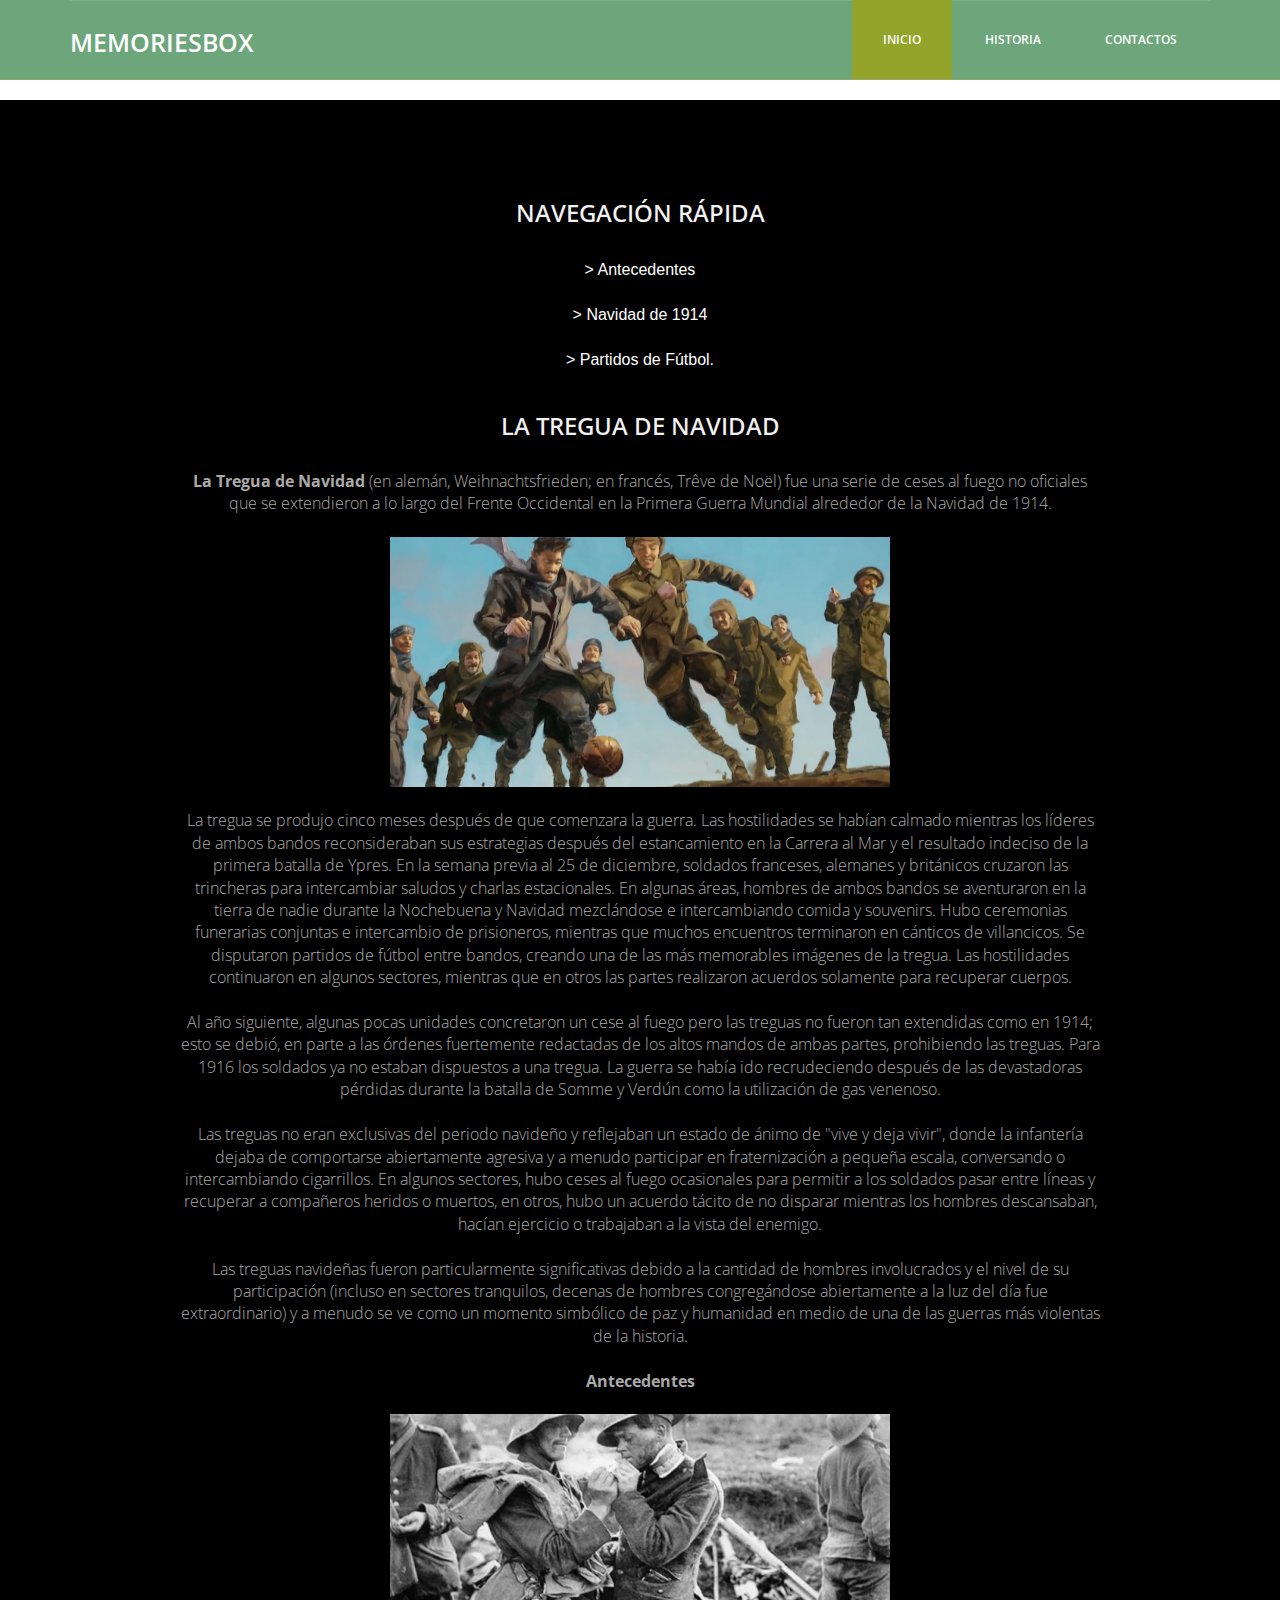
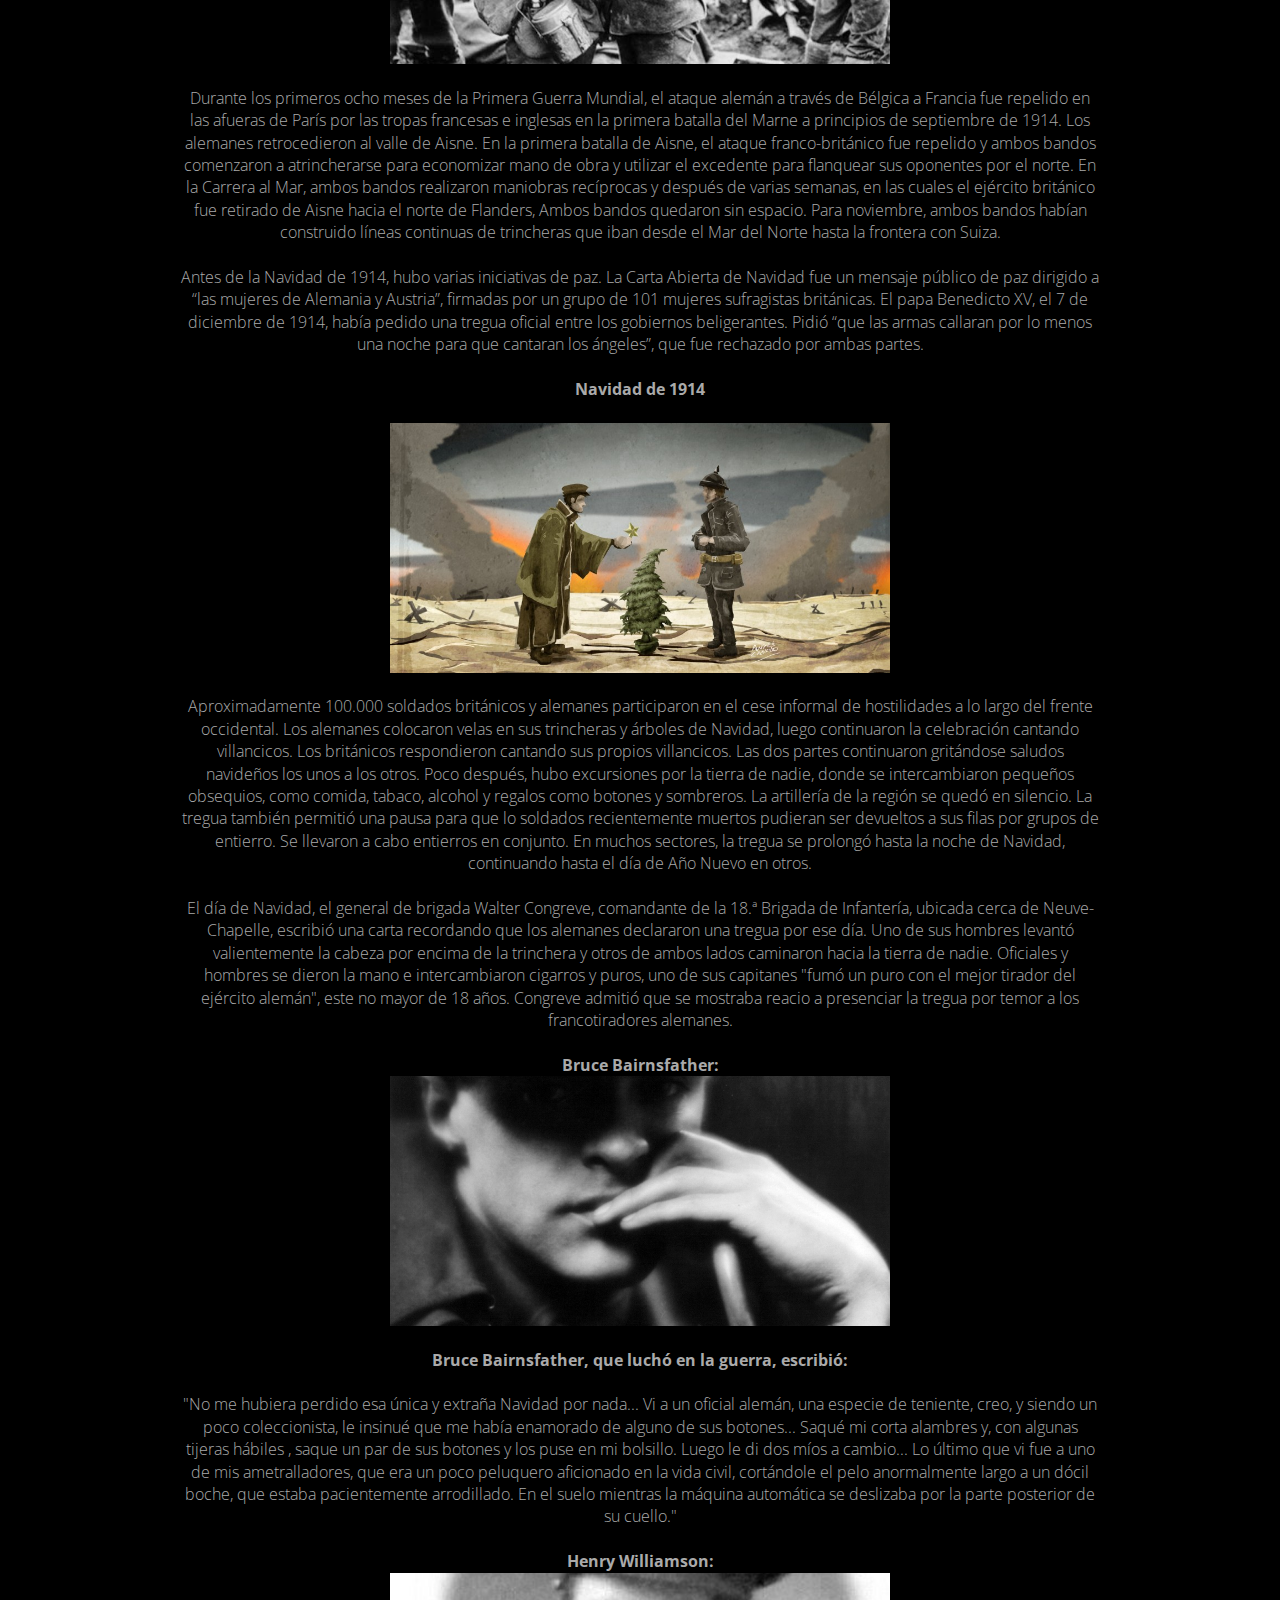
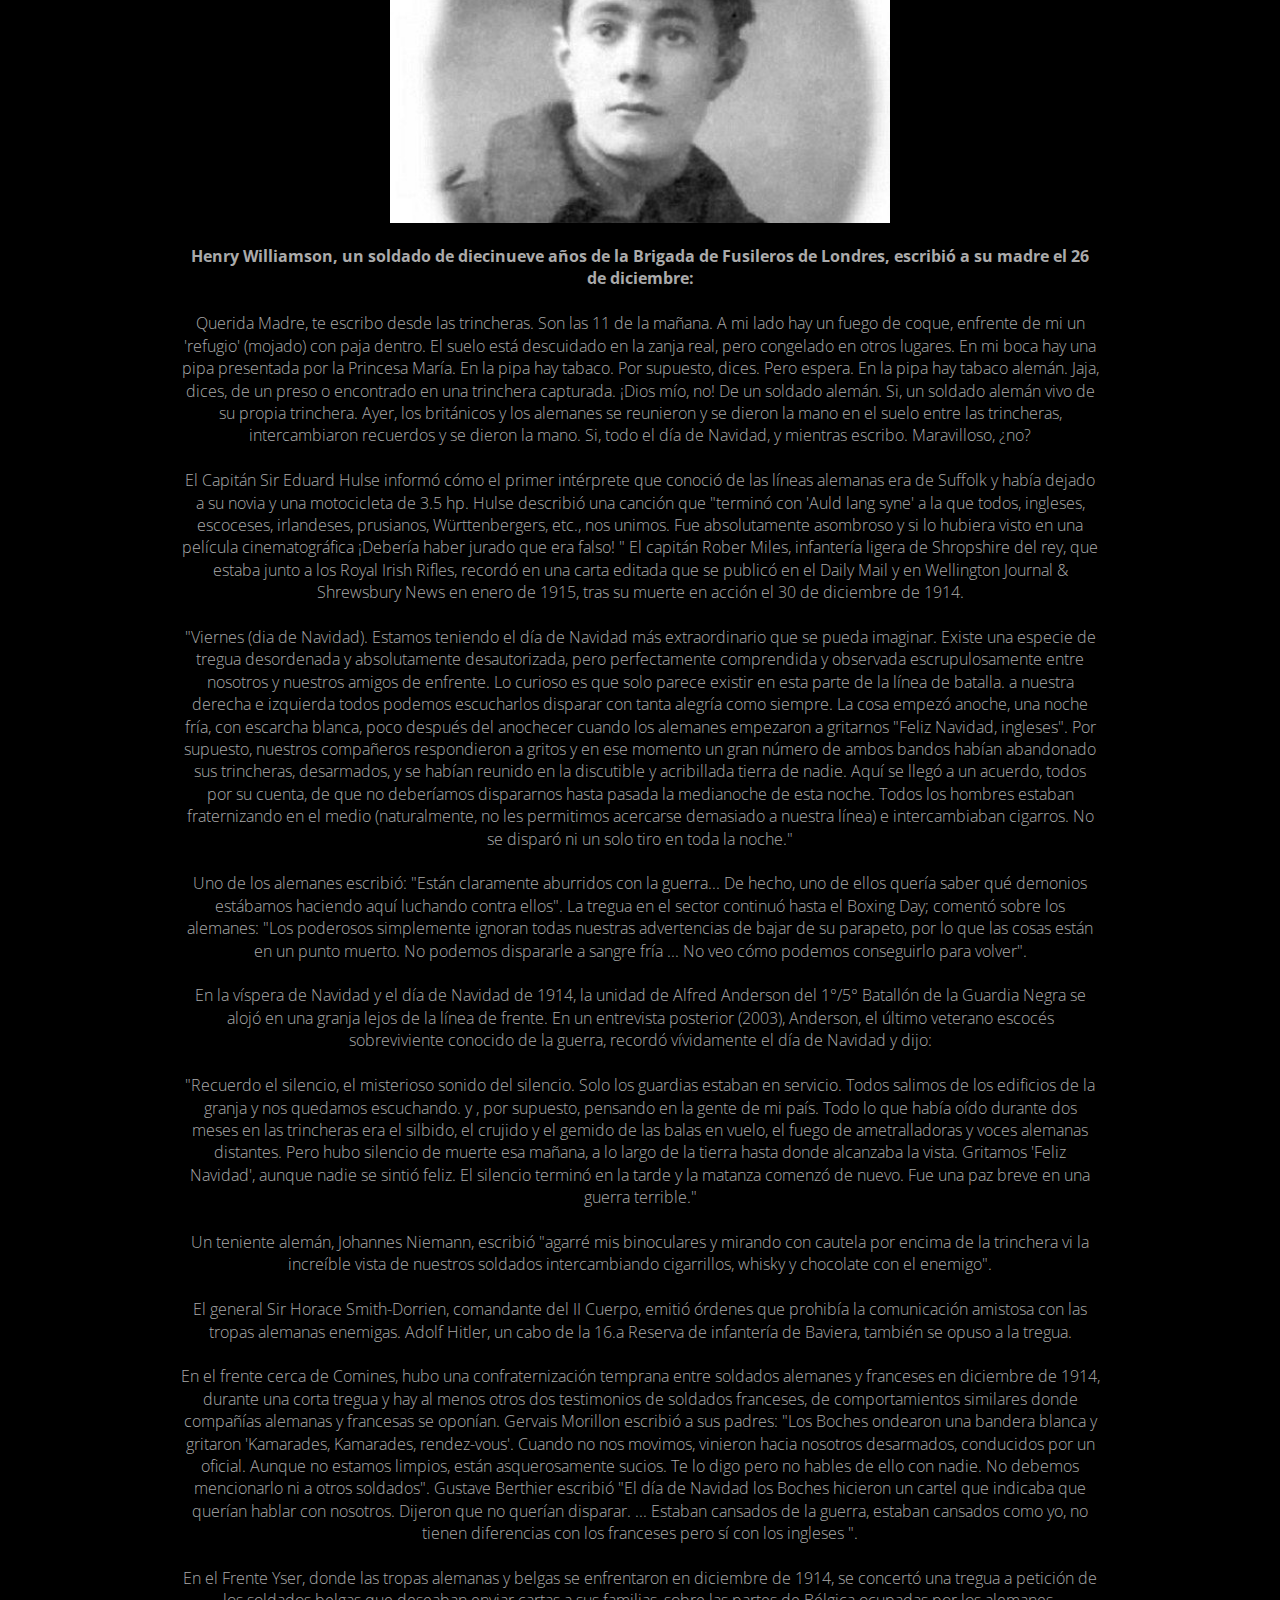
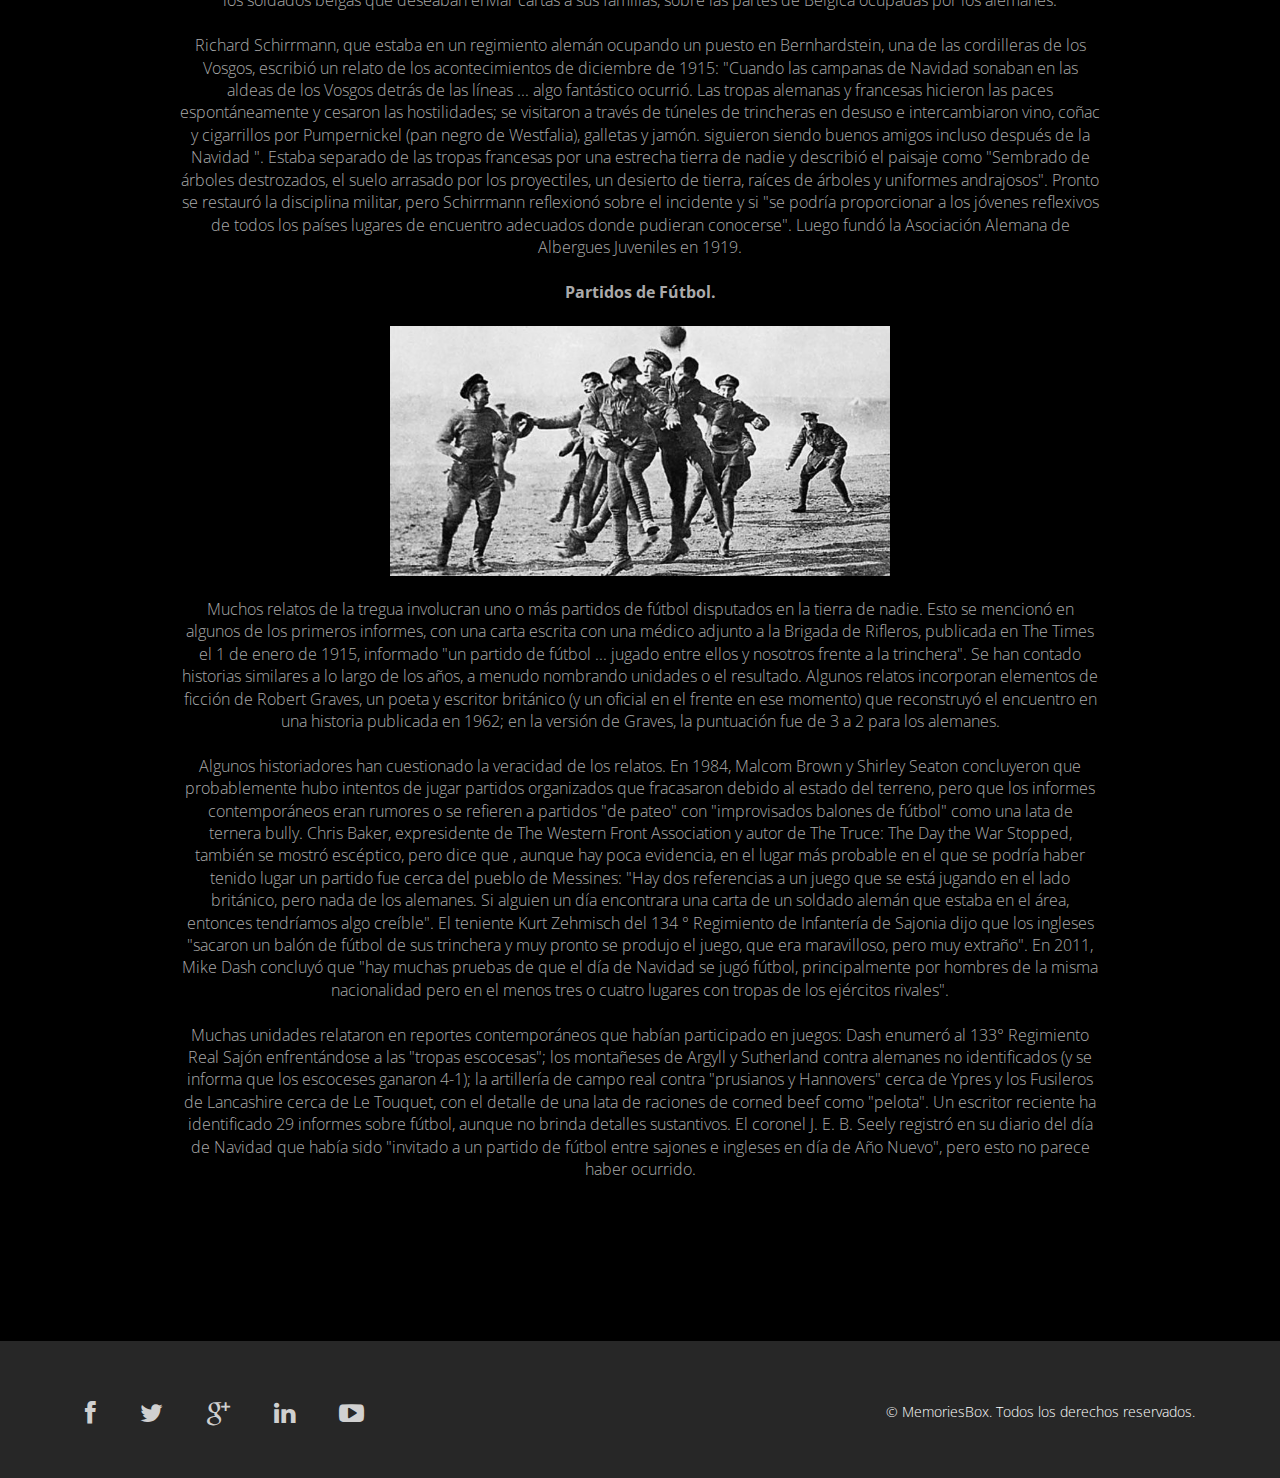
<file: contenido/info6.html>
<!DOCTYPE html>
<html lang="en">

<head>
  <meta charset="utf-8">
  <meta http-equiv="X-UA-Compatible" content="IE=edge">
  <meta name="viewport" content="width=device-width, initial-scale=1">
  <!-- Las 3 metaetiquetas anteriores * deben * ser lo primero en la cabeza; cualquier otro contenido principal debe venir * después * de estas etiquetas -->
  <title>MemoriesBox - La Tregua de Navidad</title>

  <!-- Bootstrap -->
  <link href="../css/bootstrap.min.css" rel="stylesheet">
  <link rel="../stylesheet" href="css/font-awesome.min.css">
  <link rel="../stylesheet" href="css/animate.css">
  <link href="../css/animate.min.css" rel="stylesheet">
  <link href="../css/style.css" rel="stylesheet" />

  <link href="https://fonts.googleapis.com/css2?family=Kanit:wght@300&display=swap" rel="stylesheet">
</head>

<body>
  <header id="header">
    <nav class="navbar navbar-default navbar-static-top" role="banner">
      <div class="container">
        <div class="navbar-header">
          <button type="button" class="navbar-toggle" data-toggle="collapse" data-target=".navbar-collapse">
                        <span class="sr-only">Toggle navigation</span>
                        <span class="icon-bar"></span>
                        <span class="icon-bar"></span>
                        <span class="icon-bar"></span>
                    </button>
          <div class="navbar-brand">
            <a href="../index.html"><h1>MemoriesBox</h1></a>
          </div>
        </div>
        <div class="navbar-collapse collapse">
          <div class="menu">
            <ul class="nav nav-tabs" role="tablist">
              <li role="presentation"><a href="../index.html" class="active">Inicio</a></li>
              <li role="presentation"><a href="../gallery.html">Historia</a></li>
              <li role="presentation"><a href="../contact.html">Contactos</a></li>
            </ul>
          </div>
        </div>
      </div>
      <!--/.container-->
    </nav>
    <!--/nav-->
  </header>
  <!--/header-->

<!-- SLIDER 

  <div class="slider">
    <div id="about-slider">
      <div id="carousel-slider" class="carousel slide" data-ride="carousel">

        <ol class="carousel-indicators visible-xs">
          <li data-target="#carousel-slider" data-slide-to="0" class="active"></li>
          <li data-target="#carousel-slider" data-slide-to="1"></li>
          <li data-target="#carousel-slider" data-slide-to="2"></li>
        </ol>

        <div class="carousel-inner">
          <div class="item active">
            <img src="../img2/portada1.jpg" class="img-responsive" alt="">
            <div class="carousel-caption">
              <div class="wow fadeInUp" data-wow-offset="0" data-wow-delay="0.3s">
                <h2><span>Todo acerca de la Guerra Mundial</span></h2>
              </div>
              <div class="col-md-10 col-md-offset-1">
                <div class="wow fadeInUp" data-wow-offset="0" data-wow-delay="0.6s">
                  <p>Con más de +50 documentales sobre el tema</p>
                </div>
              </div>
              <div class="wow fadeInUp" data-wow-offset="0" data-wow-delay="0.9s">
                <form class="form-inline">
                  <div class="form-group">
                    <button type="getnow" name="subscribe" class="btn btn-primary btn-lg" required="required">Buscar Ahora</button>
                  </div>
                </form>
              </div>
            </div>
          </div>

          <div class="item">
            <img src="../img2/portada2.jfif" class="img-responsive" alt="">
            <div class="carousel-caption">
              <div class="wow fadeInUp" data-wow-offset="0" data-wow-delay="0.3s">
                <h2><span>Todo acerca de la Guerra Mundial</span></h2>
              </div>
              <div class="col-md-10 col-md-offset-1">
                <div class="wow fadeInUp" data-wow-offset="0" data-wow-delay="0.6s">
                  <p>Con más de +50 documentales sobre el tema</p>
                </div>
              </div>
              <div class="wow fadeInUp" data-wow-offset="0" data-wow-delay="0.9s">
                <form class="form-inline">
                  <div class="form-group">
                    <button type="getnow" name="subscribe" class="btn btn-primary btn-lg" required="required">Buscar Ahora</button>
                  </div>
                </form>
              </div>
            </div>
          </div>
          <div class="item">
            <img src="../img2/portada3.jpg" class="img-responsive" alt="">
            <div class="carousel-caption">
              <div class="wow fadeInUp" data-wow-offset="0" data-wow-delay="0.3s">
                <h2><span>Todo acerca de la Guerra Mundial</span></h2>
              </div>
              <div class="col-md-10 col-md-offset-1">
                <div class="wow fadeInUp" data-wow-offset="0" data-wow-delay="0.6s">
                  <p>Con más de +50 documentales sobre el tema</p>
                </div>
              </div>
              <div class="wow fadeInUp" data-wow-offset="0" data-wow-delay="0.9s">
                <form class="form-inline">
                  <div class="form-group">
                    <button type="getnow" name="subscribe" class="btn btn-primary btn-lg" required="required">Buscar Ahora</button>
                  </div>
                </form>
              </div>
            </div>
          </div>
        </div>

        <a class="left carousel-control hidden-xs" href="#carousel-slider" data-slide="prev">
					<i class="fa fa-angle-left"></i>
				</a>

        <a class=" right carousel-control hidden-xs" href="#carousel-slider" data-slide="next">
					<i class="fa fa-angle-right"></i>
				</a>
      </div>
    </div>
  </div>
-->

<!--INFORMACIONES-->

  <div class="about">
    <div class="container">
      <div class="text-center">


        <h2>Navegación Rápida</h2>
        <br>
        <a href="#tregua1" class="referencia-a">> Antecedentes</a> <br><br>
        <a href="#tregua2" class="referencia-a">> Navidad de 1914</a> <br><br>
        <a href="#tregua3" class="referencia-a">> Partidos de Fútbol.</a> <br><br>


        <h2>La Tregua De Navidad</h2>
        <div class="col-md-10 col-md-offset-1">
          <p>
            <b>La Tregua de Navidad</b> (en alemán, Weihnachtsfrieden; en francés, Trêve de Noël) fue una serie de ceses al fuego no oficiales que se extendieron a lo largo del Frente Occidental en la Primera Guerra Mundial alrededor de la Navidad de 1914.
            <br><br>
            <img src="../textimg/treguanavidad1.jpg" class="imgtext">
            <br><br>
            La tregua se produjo cinco meses después de que comenzara la guerra. Las hostilidades se habían calmado mientras los líderes de ambos bandos reconsideraban sus estrategias después del estancamiento en la Carrera al Mar y el resultado indeciso de la primera batalla de Ypres. En la semana previa al 25 de diciembre, soldados franceses, alemanes y británicos cruzaron las trincheras para intercambiar saludos y charlas estacionales. En algunas áreas, hombres de ambos bandos se aventuraron en la tierra de nadie durante la Nochebuena y Navidad mezclándose e intercambiando comida y souvenirs. Hubo ceremonias funerarias conjuntas e intercambio de prisioneros, mientras que muchos encuentros terminaron en cánticos de villancicos. Se disputaron partidos de fútbol entre bandos, creando una de las más memorables imágenes de la tregua. Las hostilidades continuaron en algunos sectores, mientras que en otros las partes realizaron acuerdos solamente para recuperar cuerpos.
            <br><br>
            Al año siguiente, algunas pocas unidades concretaron un cese al fuego pero las treguas no fueron tan extendidas como en 1914; esto se debió, en parte a las órdenes fuertemente redactadas de los altos mandos de ambas partes, prohibiendo las treguas. Para 1916 los soldados ya no estaban dispuestos a una tregua. La guerra se había ido recrudeciendo después de las devastadoras pérdidas durante la batalla de Somme y Verdún como la utilización de gas venenoso.
            <br><br>
            Las treguas no eran exclusivas del periodo navideño y reflejaban un estado de ánimo de "vive y deja vivir", donde la infantería dejaba de comportarse abiertamente agresiva y a menudo participar en fraternización a pequeña escala, conversando o intercambiando cigarrillos. En algunos sectores, hubo ceses al fuego ocasionales para permitir a los soldados pasar entre líneas y recuperar a compañeros heridos o muertos, en otros, hubo un acuerdo tácito de no disparar mientras los hombres descansaban, hacían ejercicio o trabajaban a la vista del enemigo.
            <br><br>
            Las treguas navideñas fueron particularmente significativas debido a la cantidad de hombres involucrados y el nivel de su participación (incluso en sectores tranquilos, decenas de hombres congregándose abiertamente a la luz del día fue extraordinario) y a menudo se ve como un momento simbólico de paz y humanidad en medio de una de las guerras más violentas de la historia.
            <br><br>
            <b id="tregua1">Antecedentes</b>
            <br><br>
            <img src="../textimg/treguanavidad2.jpg" class="imgtext">
            <br><br>
            Durante los primeros ocho meses de la Primera Guerra Mundial, el ataque alemán a través de Bélgica a Francia fue repelido en las afueras de París por las tropas francesas e inglesas en la primera batalla del Marne a principios de septiembre de 1914. Los alemanes retrocedieron al valle de Aisne. En la primera batalla de Aisne, el ataque franco-británico fue repelido y ambos bandos comenzaron a atrincherarse para economizar mano de obra y utilizar el excedente para flanquear sus oponentes por el norte. En la Carrera al Mar, ambos bandos realizaron maniobras recíprocas y después de varias semanas, en las cuales el ejército británico fue retirado de Aisne hacia el norte de Flanders, Ambos bandos quedaron sin espacio. Para noviembre, ambos bandos habían construido líneas continuas de trincheras que iban desde el Mar del Norte hasta la frontera con Suiza.
            <br><br>
            Antes de la Navidad de 1914, hubo varias iniciativas de paz. La Carta Abierta de Navidad fue un mensaje público de paz dirigido a “las mujeres de Alemania y Austria”, firmadas por un grupo de 101 mujeres sufragistas británicas. El papa Benedicto XV, el 7 de diciembre de 1914, había pedido una tregua oficial entre los gobiernos beligerantes. Pidió “que las armas callaran por lo menos una noche para que cantaran los ángeles”, que fue rechazado por ambas partes.
            <br><br>
            <b id="tregua2">Navidad de 1914</b>
            <br><br>
            <img src="../textimg/treguanavidad3.jpg" class="imgtext">
            <br><br>
            Aproximadamente 100.000 soldados británicos y alemanes participaron en el cese informal de hostilidades a lo largo del frente occidental. Los alemanes colocaron velas en sus trincheras y árboles de Navidad, luego continuaron la celebración cantando villancicos. Los británicos respondieron cantando sus propios villancicos. Las dos partes continuaron gritándose saludos navideños los unos a los otros. Poco después, hubo excursiones por la tierra de nadie, donde se intercambiaron pequeños obsequios, como comida, tabaco, alcohol y regalos como botones y sombreros. La artillería de la región se quedó en silencio. La tregua también permitió una pausa para que lo soldados recientemente muertos pudieran ser devueltos a sus filas por grupos de entierro. Se llevaron a cabo entierros en conjunto. En muchos sectores, la tregua se prolongó hasta la noche de Navidad, continuando hasta el día de Año Nuevo en otros.
            <br><br>
            El día de Navidad, el general de brigada Walter Congreve, comandante de la 18.ª Brigada de Infantería, ubicada cerca de Neuve-Chapelle, escribió una carta recordando que los alemanes declararon una tregua por ese día. Uno de sus hombres levantó valientemente la cabeza por encima de la trinchera y otros de ambos lados caminaron hacia la tierra de nadie. Oficiales y hombres se dieron la mano e intercambiaron cigarros y puros, uno de sus capitanes "fumó un puro con el mejor tirador del ejército alemán", este no mayor de 18 años. Congreve admitió que se mostraba reacio a presenciar la tregua por temor a los francotiradores alemanes.
            <br><br>
            <b>Bruce Bairnsfather:</b>
            <br>
            <img src="../textimg/treguanavidad4.jpg" class="imgtext">
            <br><br>
            <b>Bruce Bairnsfather, que luchó en la guerra, escribió:</b>
            <br><br>
            "No me hubiera perdido esa única y extraña Navidad por nada... Vi a un oficial alemán, una especie de teniente, creo, y siendo un poco coleccionista, le insinué que me había enamorado de alguno de sus botones... Saqué mi corta alambres y, con algunas tijeras hábiles , saque un par de sus botones y los puse en mi bolsillo. Luego le di dos míos a cambio... Lo último que vi fue a uno de mis ametralladores, que era un poco peluquero aficionado en la vida civil, cortándole el pelo anormalmente largo a un dócil boche, que estaba pacientemente arrodillado. En el suelo mientras la máquina automática se deslizaba por la parte posterior de su cuello."
            <br><br>
            <b>Henry Williamson:</b>
            <br>
            <img src="../textimg/treguanavidad5.jpg" class="imgtext">
            <br><br>
            <b>Henry Williamson, un soldado de diecinueve años de la Brigada de Fusileros de Londres, escribió a su madre el 26 de diciembre:</b>
            <br><br>
            Querida Madre, te escribo desde las trincheras. Son las 11 de la mañana. A mi lado hay un fuego de coque, enfrente de mi un 'refugio' (mojado) con paja dentro. El suelo está descuidado en la zanja real, pero congelado en otros lugares. En mi boca hay una pipa presentada por la Princesa María. En la pipa hay tabaco. Por supuesto, dices. Pero espera. En la pipa hay tabaco alemán. Jaja, dices, de un preso o encontrado en una trinchera capturada. ¡Dios mío, no! De un soldado alemán. Si, un soldado alemán vivo de su propia trinchera. Ayer, los británicos y los alemanes se reunieron y se dieron la mano en el suelo entre las trincheras, intercambiaron recuerdos y se dieron la mano. Si, todo el día de Navidad, y mientras escribo. Maravilloso, ¿no?
            <br><br>
            El Capitán Sir Eduard Hulse informó cómo el primer intérprete que conoció de las líneas alemanas era de Suffolk y había dejado a su novia y una motocicleta de 3.5 hp. Hulse describió una canción que "terminó con 'Auld lang syne' a la que todos, ingleses, escoceses, irlandeses, prusianos, Württenbergers, etc., nos unimos. Fue absolutamente asombroso y si lo hubiera visto en una película cinematográfica ¡Debería haber jurado que era falso! " El capitán Rober Miles, infantería ligera de Shropshire del rey, que estaba junto a los Royal Irish Rifles, recordó en una carta editada que se publicó en el Daily Mail y en Wellington Journal & Shrewsbury News en enero de 1915, tras su muerte en acción el 30 de diciembre de 1914.
            <br><br>
            "Viernes (dia de Navidad). Estamos teniendo el día de Navidad más extraordinario que se pueda imaginar. Existe una especie de tregua desordenada y absolutamente desautorizada, pero perfectamente comprendida y observada escrupulosamente entre nosotros y nuestros amigos de enfrente. Lo curioso es que solo parece existir en esta parte de la línea de batalla. a nuestra derecha e izquierda todos podemos escucharlos disparar con tanta alegría como siempre. La cosa empezó anoche, una noche fría, con escarcha blanca, poco después del anochecer cuando los alemanes empezaron a gritarnos "Feliz Navidad, ingleses". Por supuesto, nuestros compañeros respondieron a gritos y en ese momento un gran número de ambos bandos habían abandonado sus trincheras, desarmados, y se habían reunido en la discutible y acribillada tierra de nadie. Aquí se llegó a un acuerdo, todos por su cuenta, de que no deberíamos dispararnos hasta pasada la medianoche de esta noche. Todos los hombres estaban fraternizando en el medio (naturalmente, no les permitimos acercarse demasiado a nuestra línea) e intercambiaban cigarros. No se disparó ni un solo tiro en toda la noche."
            <br><br>
            Uno de los alemanes escribió: "Están claramente aburridos con la guerra... De hecho, uno de ellos quería saber qué demonios estábamos haciendo aquí luchando contra ellos". La tregua en el sector continuó hasta el Boxing Day; comentó sobre los alemanes: "Los poderosos simplemente ignoran todas nuestras advertencias de bajar de su parapeto, por lo que las cosas están en un punto muerto. No podemos dispararle a sangre fría ... No veo cómo podemos conseguirlo para volver".
            <br><br>
            En la víspera de Navidad y el día de Navidad de 1914, la unidad de Alfred Anderson del 1°/5° Batallón de la Guardia Negra se alojó en una granja lejos de la línea de frente. En un entrevista posterior (2003), Anderson, el último veterano escocés sobreviviente conocido de la guerra, recordó vívidamente el día de Navidad y dijo:
            <br><br>
            "Recuerdo el silencio, el misterioso sonido del silencio. Solo los guardias estaban en servicio. Todos salimos de los edificios de la granja y nos quedamos escuchando. y , por supuesto, pensando en la gente de mi país. Todo lo que había oído durante dos meses en las trincheras era el silbido, el crujido y el gemido de las balas en vuelo, el fuego de ametralladoras y voces alemanas distantes. Pero hubo silencio de muerte esa mañana, a lo largo de la tierra hasta donde alcanzaba la vista. Gritamos 'Feliz Navidad', aunque nadie se sintió feliz. El silencio terminó en la tarde y la matanza comenzó de nuevo. Fue una paz breve en una guerra terrible."
            <br><br>
            Un teniente alemán, Johannes Niemann, escribió "agarré mis binoculares y mirando con cautela por encima de la trinchera vi la increíble vista de nuestros soldados intercambiando cigarrillos, whisky y chocolate con el enemigo".
            <br><br>
            El general Sir Horace Smith-Dorrien, comandante del II Cuerpo, emitió órdenes que prohibía la comunicación amistosa con las tropas alemanas enemigas. Adolf Hitler, un cabo de la 16.a Reserva de infantería de Baviera, también se opuso a la tregua.
            <br><br>
            En el frente cerca de Comines, hubo una confraternización temprana entre soldados alemanes y franceses en diciembre de 1914, durante una corta tregua y hay al menos otros dos testimonios de soldados franceses, de comportamientos similares donde compañías alemanas y francesas se oponían. Gervais Morillon escribió a sus padres: "Los Boches ondearon una bandera blanca y gritaron 'Kamarades, Kamarades, rendez-vous'. Cuando no nos movimos, vinieron hacia nosotros desarmados, conducidos por un oficial. Aunque no estamos limpios, están asquerosamente sucios. Te lo digo pero no hables de ello con nadie. No debemos mencionarlo ni a otros soldados". Gustave Berthier escribió "El día de Navidad los Boches hicieron un cartel que indicaba que querían hablar con nosotros. Dijeron que no querían disparar. ... Estaban cansados de la guerra, estaban cansados como yo, no tienen diferencias con los franceses pero sí con los ingleses ".
            <br><br>
            En el Frente Yser, donde las tropas alemanas y belgas se enfrentaron en diciembre de 1914, se concertó una tregua a petición de los soldados belgas que deseaban enviar cartas a sus familias, sobre las partes de Bélgica ocupadas por los alemanes.
            <br><br>
            Richard Schirrmann, que estaba en un regimiento alemán ocupando un puesto en Bernhardstein, una de las cordilleras de los Vosgos, escribió un relato de los acontecimientos de diciembre de 1915: "Cuando las campanas de Navidad sonaban en las aldeas de los Vosgos detrás de las líneas ... algo fantástico ocurrió. Las tropas alemanas y francesas hicieron las paces espontáneamente y cesaron las hostilidades; se visitaron a través de túneles de trincheras en desuso e intercambiaron vino, coñac y cigarrillos por Pumpernickel (pan negro de Westfalia), galletas y jamón. siguieron siendo buenos amigos incluso después de la Navidad ". Estaba separado de las tropas francesas por una estrecha tierra de nadie y describió el paisaje como "Sembrado de árboles destrozados, el suelo arrasado por los proyectiles, un desierto de tierra, raíces de árboles y uniformes andrajosos". Pronto se restauró la disciplina militar, pero Schirrmann reflexionó sobre el incidente y si "se podría proporcionar a los jóvenes reflexivos de todos los países lugares de encuentro adecuados donde pudieran conocerse". Luego fundó la Asociación Alemana de Albergues Juveniles en 1919.
            <br><br>
            <b id="tregua3">Partidos de Fútbol.</b>
            <br><br>
            <img src="../textimg/treguanavidad6.jpg" class="imgtext">
            <br><br>
            Muchos relatos de la tregua involucran uno o más partidos de fútbol disputados en la tierra de nadie. Esto se mencionó en algunos de los primeros informes, con una carta escrita con una médico adjunto a la Brigada de Rifleros, publicada en The Times el 1 de enero de 1915, informado "un partido de fútbol ... jugado entre ellos y nosotros frente a la trinchera". Se han contado historias similares a lo largo de los años, a menudo nombrando unidades o el resultado. Algunos relatos incorporan elementos de ficción de Robert Graves, un poeta y escritor británico (y un oficial en el frente en ese momento) que reconstruyó el encuentro en una historia publicada en 1962; en la versión de Graves, la puntuación fue de 3 a 2 para los alemanes.
            <br><br>
            Algunos historiadores han cuestionado la veracidad de los relatos. En 1984, Malcom Brown y Shirley Seaton concluyeron que probablemente hubo intentos de jugar partidos organizados que fracasaron debido al estado del terreno, pero que los informes contemporáneos eran rumores o se refieren a partidos "de pateo" con "improvisados balones de fútbol" como una lata de ternera bully. Chris Baker, expresidente de The Western Front Association y autor de The Truce: The Day the War Stopped, también se mostró escéptico, pero dice que , aunque hay poca evidencia, en el lugar más probable en el que se podría haber tenido lugar un partido fue cerca del pueblo de Messines: "Hay dos referencias a un juego que se está jugando en el lado británico, pero nada de los alemanes. Si alguien un día encontrara una carta de un soldado alemán que estaba en el área, entonces tendríamos algo creíble". El teniente Kurt Zehmisch del 134 ° Regimiento de Infantería de Sajonia dijo que los ingleses "sacaron un balón de fútbol de sus trinchera y muy pronto se produjo el juego, que era maravilloso, pero muy extraño". En 2011, Mike Dash concluyó que "hay muchas pruebas de que el día de Navidad se jugó fútbol, principalmente por hombres de la misma nacionalidad pero en el menos tres o cuatro lugares con tropas de los ejércitos rivales".
            <br><br>
            Muchas unidades relataron en reportes contemporáneos que habían participado en juegos: Dash enumeró al 133° Regimiento Real Sajón enfrentándose a las "tropas escocesas"; los montañeses de Argyll y Sutherland contra alemanes no identificados (y se informa que los escoceses ganaron 4-1); la artillería de campo real contra "prusianos y Hannovers" cerca de Ypres y los Fusileros de Lancashire cerca de Le Touquet, con el detalle de una lata de raciones de corned beef como "pelota". Un escritor reciente ha identificado 29 informes sobre fútbol, aunque no brinda detalles sustantivos. El coronel J. E. B. Seely registró en su diario del día de Navidad que había sido "invitado a un partido de fútbol entre sajones e ingleses en día de Año Nuevo", pero esto no parece haber ocurrido.
          </p>
        </div>
      </div>  
    </div>      
  </div>


<!--
  <div class="gallery">
    <div class="text-center">
      <h2>Documentales populares</h2>
      <p>Informate lo más profundo que puedas.</p>
    </div>
    <div class="container">

      <a href="#">
      <div class="col-md-4">
        <figure class="effect-marley">
          <img src="../img/8.jpg" alt="" class="img-responsive" />
          <figcaption>
            <h4>La Primera Guerra Mundial</h4>
            <p>Lee el documental completo sobre la primera guerra mundial.</p>
          </figcaption>
        </figure>
      </div>
    </a>

    <a href="#">
      <div class="col-md-4">
        <figure class="effect-marley">
          <img src="../img/9.jpg" alt="" class="img-responsive" />
          <figcaption>
            <h4>sweet marley</h4>
            <p>Marley tried to convince her but she was not interested.</p>
          </figcaption>
        </figure>
      </div>
    </a>

    <a href="#">
      <div class="col-md-4">
        <figure class="effect-marley">
          <img src="../img/10.jpg" alt="" class="img-responsive" />
          <figcaption>
            <h4>sweet marley</h4>
            <p>Marley tried to convince her but she was not interested.</p>
          </figcaption>
        </figure>
      </div>
    </a>
    </div>

    <div class="container">

      <a href="#">
      <div class="col-md-4">
        <figure class="effect-marley">
          <img src="../img/11.jpg" alt="" class="img-responsive" />
          <figcaption>
            <h4>sweet marley</h4>
            <p>Marley tried to convince her but she was not interested.</p>
          </figcaption>
        </figure>
      </div>
      </a>

      <a href="#">
      <div class="col-md-4">
        <figure class="effect-marley">
          <img src="../img/12.jpg" alt="" class="img-responsive" />
          <figcaption>
            <h4>sweet marley</h4>
            <p>Marley tried to convince her but she was not interested.</p>
          </figcaption>
        </figure>
      </div>
      </a>

      <a href="#">
      <div class="col-md-4">
        <figure class="effect-marley">
          <img src="../img/13.jpg" alt="" class="img-responsive" />
          <figcaption>
            <h4>sweet marley</h4>
            <p>Marley tried to convince her but she was not interested.</p>
          </figcaption>
        </figure>
      </div>
      </a>
    </div>
  </div>
-->

<!--
  <footer>
    <div class="container">
      <div class="col-md-4 wow fadeInDown" data-wow-duration="1000ms" data-wow-delay="300ms">
        <h4>About Us</h4>
        <p>SystemDNS is tellus ac cursus commodo, mauesris condime ntum nibh, ut fermentum mas justo sitters.</p>
        <div class="contact-info">
          <ul>
            <li><i class="fa fa-home fa"></i>Suite 54 Elizebth Street, Victoria State Newyork, USA </li>
            <li><i class="fa fa-phone fa"></i> +38 000 129900</li>
            <li><i class="fa fa-envelope fa"></i> info@domain.net</li>
          </ul>
        </div>
      </div>

      <div class="col-md-4 wow fadeInDown" data-wow-duration="1000ms" data-wow-delay="600ms">
        <div class="text-center">
          <h4>Photo Gallery</h4>
          <ul class="sidebar-gallery">
            <li><a href="#"><img src="img/gallery1.png" alt="" /></a></li>
            <li><a href="#"><img src="img/gallery2.png" alt="" /></a></li>
            <li><a href="#"><img src="img/gallery3.png" alt="" /></a></li>
            <li><a href="#"><img src="img/gallery4.png" alt="" /></a></li>
            <li><a href="#"><img src="img/gallery5.png" alt="" /></a></li>
            <li><a href="#"><img src="img/gallery6.png" alt="" /></a></li>
          </ul>
        </div>
      </div>

      <div class="col-md-4 wow fadeInDown" data-wow-duration="1000ms" data-wow-delay="900ms">
        <div class="">
          <h4>Newsletter Registration</h4>
          <p>Subscribe toSystemDNS to receive the latest SystemDNS news via email. You may unsubscribe from this service at any time</p>
          <div class="btn-gamp">
            <input type="email" class="form-control" id="exampleInputEmail3" placeholder="Enter Email">
          </div>
          <div class="btn-gamp">
            <a type="submit" class="btn btn-default">Subscribe</a>
          </div>

        </div>
      </div>

    </div>
  </footer>
-->


  <div class="sub-footer">
    <div class="container">
      <div class="social-icon">
        <div class="col-md-4">
          <ul class="social-network">
            <li><a href="#" class="fb tool-tip" title="Facebook"><i class="fa fa-facebook"></i></a></li>
            <li><a href="#" class="twitter tool-tip" title="Twitter"><i class="fa fa-twitter"></i></a></li>
            <li><a href="#" class="gplus tool-tip" title="Google Plus"><i class="fa fa-google-plus"></i></a></li>
            <li><a href="#" class="linkedin tool-tip" title="Linkedin"><i class="fa fa-linkedin"></i></a></li>
            <li><a href="#" class="ytube tool-tip" title="You Tube"><i class="fa fa-youtube-play"></i></a></li>
          </ul>
        </div>
      </div>

      <div class="col-md-4 col-md-offset-4">
        <div class="copyright">
          &copy; MemoriesBox. Todos los derechos reservados.
        </div>
      </div>
    </div>
  </div>

  <!-- jQuery (necessary for Bootstrap's JavaScript plugins) -->
  <script src="../js/jquery.js"></script>
  <!-- Include all compiled plugins (below), or include individual files as needed -->
  <script src="../js/bootstrap.min.js"></script>
  <script src="../js/wow.min.js"></script>
  <script>
    wow = new WOW({}).init();
  </script>
</body>

</html>
</file>
<file: css/style.css>
/* ==== Google font ==== */
@import url(https://fonts.googleapis.com/css?family=Open+Sans:400,300,700,600);
@import url('font-awesome.css');
/* ==== overwrite bootstrap standard ==== */
@import url('animate.css');


body {
	font-family:'Open Sans', Arial, sans-serif;
	font-size:14px;
	font-weight:300;
	line-height:1.6em;
	color:#fff;
	background-color:#fff;
	overflow-x:hidden;
}

/*Códigos modificados*/
.imgtext{
  width: 500px;
  height: 250px;
  object-fit: cover;
}
.img-responsive{
  width: 500px;
  height: 250px;
  object-fit: cover;
}

.referencia-a{
  font-family: sans-serif;
  font-size: 16px;
  color: #fff;
}

/**************/

h1,h2,h3,h4,h5,h6 {
	color:#f2f2f2;
	line-height:1.1em;
}

p {
	color:#f2f2f2;
	font-size:16px;
}
a {
    text-decoration:none;
    transition: all 0.1s ease-in-out;
    -moz-transition: all 0.1s ease-in-out;
    -webkit-transition: all 0.1s ease-in-out;
    -o-transition: all 0.1s ease-in-out;
    outline: none;
	color:#272727;
}
a:hover {
	text-decoration: none;
	color:#aaa;	
	}

.btn {
	border-radius:0;
	margin-top:10px;
	background-color: #000;
	text-transform:uppercase;
	border-color:#fff;
	font-size:14px;
}

.btn:hover {
	background-color: #6da67a;
	border-color:#f2f2f2;
	color:#272727;	
}
	
/*===========================
  Menu and Navigation
============================ */
.navbar-brand {
  float: left;
  height: 50px;
  padding: 15px 15px;
  font-size: 18px;
  line-height: 20px;
}

.navbar-brand h1 {
	margin-top:9px;
	padding-top:5px;
	float: left;	
	font-size: 25px;	
	color:#fff;	
	text-transform:uppercase;
	font-weight:600;
}

@media (max-width: 767px) {
  .navbar-brand {
    padding: 0 0 0 15px;
  }
}

.menu {
	font-size:12px;
	float:right;
	text-transform:uppercase;
	font-weight:600;	
}

.navbar-collapse {
  padding-right: 15px;
  padding-left: 15px;
  overflow-x: visible;
  -webkit-overflow-scrolling: touch;
  border-top: 0px solid transparent;
  -webkit-box-shadow: inset 0 1px 0 rgba(255, 255, 255, .1);
          box-shadow: inset 0 1px 0 rgba(255, 255, 255, .1);
}
.navbar-collapse.in {
  overflow-y: auto;
}

.menu ul.nav-tabs li {
	color:#fff;	
}

.nav-tabs {
	border-bottom: 0;
}
.nav-tabs > li {
	float: left;
	margin-bottom: 0;
}

.nav-tabs > li > a {	
	border-radius:0;
	color:#fff;
	padding:30px;
}

.nav-tabs > li > a:hover {
	color:#fff;
	background:#93a42a;	
} 

.nav-tabs > li a.active {
	color: #fff;
	cursor: default;
	background-color: #93a42a;
	border: 1px solid #93a42a;
	border-bottom-color: #93a42a;
}

.navbar-default {
	background-color: #6da67a;
	border-color: #99a66d;
}

/*===========================
  slider
============================ */
.slider {
	position: relative;	
	margin-top:-20px;
}

.slider img {
    width: 100%;
}

#carousel-slider {
  position: relative;
}

#carousel-slider .carousel-indicators {
  bottom: -40px;
}

#carousel-slider .carousel-indicators li {
  border: 1px solid #ffbd20;
}

#carousel-slider a i {
	border-radius:50%;
	font-size: 30px;
	height: 50px;
	padding: 10px;
	position: absolute;
	top: 50%;
	width: 50px;
	color:#65AAF0;
	background:#65AAF0;
	color:#fff;
}

#carousel-slider a i:hover {
	background:#65AAF0;
	color:#fff;
	border: 1px solid #65AAF0;
}

#carousel-slider 
.carousel-control {
	width:inherit;
}

#carousel-slider .carousel-control.left i {
	left:50px;
	top: calc(50% - 50px);
}

#carousel-slider .carousel-control.right i {
	right: 50px;
	top: calc(50% - 50px);
}

.carousel-caption {
	position: absolute;
	right: 15%;
	top: calc(50% - 150px);
	font-size:40px;
	left: 15%;
	z-index: 10;
	padding-bottom: 0px;
	color: #fff;
	text-align: center;
}

.carousel-caption  h2 {
	font-size:60px;
	color: #fff;
}

.carousel-caption  h2 span {
	font-size:60px;
	color: #fff;
  font-family: 'Kanit', sans-serif;
  text-shadow: 5px 5px 2px #000;
}

.carousel-caption  p {
	font-size:30px;
	margin-top:30px;
	margin-bottom:20px;
	color:#fff;
	padding:10px;
	background:#6da67a;
}

@media (max-width: 767px) {
    .carousel-caption  {
      font-size: 18px;
    }
    .carousel-caption h2, .carousel-caption  h2 span, .carousel-caption  p {
    	font-size:18px;
    }
}
@media(max-width: 550px){
    .imgtext{
      width: 300px;
      height: 200px;
      object-fit: cover;
  }
}
@media(max-width: 360px){
    .imgtext{
      width: 200px;
      height: 100px;
      object-fit: cover;
    }
}

.carousel-inner .form-inline .form-group button[type="livedemo"]{
	padding:20px 60px;
	font-size:20px;
	background:#65AAF0;
	color:#fff;
	border-radius:0;
	border-color:#fff;
	text-transform:uppercase;
}

.carousel-inner .form-inline .form-group button[type="livedemo"]:hover {
	color:#272727;
	opacity: 0.8;
	-webkit-transition: color 300ms, background-color 300ms;
  -moz-transition: color 300ms, background-color 300ms;
  -o-transition:  color 300ms, background-color 300ms;
  transition:  color 300ms, background-color 300ms;
}

.carousel-inner .form-inline .form-group button[type="getnow"]{
	padding:20px 60px;
	font-size:20px;
	background:#fff;
	color:#000;
	border-radius:0;
	text-transform:uppercase;
	border: 1px solid #fff;
}

.carousel-inner .form-inline .form-group button[type="getnow"]:hover {
	color:#fff;
	border-color:#fff;
	background:#6da67a;
	-webkit-transition: color 300ms, background-color 300ms;
  -moz-transition: color 300ms, background-color 300ms;
  -o-transition:  color 300ms, background-color 300ms;
  transition:  color 300ms, background-color 300ms;
}

.form-inline {
	margin-top:50px;	
}


/*===========================
  about
============================ */

.about {
	padding:80px 0 80px 0;
	background:#000;
}

.about .text-center h2 {
	text-transform:uppercase;
	font-weight:550;
	font-size:24px;
}

.about .text-center p {
	margin-top:20px;
	margin-bottom:80px;
	color:#aaa;
} 

.btn-gamp a {
  float: right;
  font-size: 12px;
  text-transform: uppercase;
  letter-spacing: 3px;
  color: #272727;
  border: 2px solid #272727;
  width: 180px;
  height: 60px;
  text-align: center;
  display: inline-block;
  line-height: 56px;
}

.btn-gamp a:hover {
  opacity: 0.8;
  transition: all 0.5s;
}

.gamp-btn a {
  float: left;
  font-size: 12px;
  text-transform: uppercase;
  letter-spacing: 3px;
  background: #272727;
  color: #ffffff;
  width: 180px;
  height: 60px;
  text-align: center;
  display: inline-block;
  line-height: 60px;
}
.gamp-btn a:hover {
  color: #ffffff;
  opacity: 0.8;
  transition: all 0.5s;
}

.center span {
	color:#E8CE0E;
}

#about-us {
	margin-bottom:50px;
}

#about-us .text-center h2 {
	text-transform:uppercase;
	font-weight:550;
	font-size:24px;
	margin-bottom:30px;
}

.skill_text {
  display: block;
  margin-bottom: 60px;
  margin-top: 25px;
  overflow: hidden;
}

.sinlge-skill {
  background:#f2f2f2;
  border-radius: 100%;
  color: #FFFFFF;
  font-size: 22px;
  font-weight: bold;
  height: 200px;
  position: relative;
  width: 200px;
  text-transform: uppercase;
  overflow: hidden;
  margin: 30px 0;
}

.sinlge-skill p em {
  color: #FFFFFF;
  font-size: 38px;
}

.sinlge-skill p {
  line-height: 1;
   color: #FFFFFF;
}

.joomla-skill, 
.html-skill, 
.css-skill, 
.wp-skill {
  position: absolute;
  height: 100%;
  bottom: 0;
  width:100%;
  border-radius: 100%;
  padding: 70px 0;
  text-align: center;
}

.joomla-skill {
  background: rgb(242,242,242); /* Old browsers */
  background: -moz-linear-gradient(top, rgba(242,242,242,1) 0%, rgba(242,242,242,1) 28%, rgba(45,125,164,1) 28%); /* FF3.6+ */
  background: -webkit-gradient(linear, left top, left bottom, color-stop(0%,rgba(242,242,242,1)), color-stop(28%,rgba(242,242,242,1)), color-stop(28%,rgba(45,125,164,1))); /* Chrome,Safari4+ */
  background: -webkit-linear-gradient(top, rgba(242,242,242,1) 0%,rgba(242,242,242,1) 28%,rgba(45,125,164,1) 28%); /* Chrome10+,Safari5.1+ */
  background: -o-linear-gradient(top, rgba(242,242,242,1) 0%,rgba(242,242,242,1) 28%,rgba(45,125,164,1) 28%); /* Opera 11.10+ */
  background: -ms-linear-gradient(top, rgba(242,242,242,1) 0%,rgba(242,242,242,1) 28%,rgba(45,125,164,1) 28%); /* IE10+ */
  background: linear-gradient(to bottom, rgba(242,242,242,1) 0%,rgba(242,242,242,1) 28%,rgba(45,125,164,1) 28%); /* W3C */
  filter: progid:DXImageTransform.Microsoft.gradient( startColorstr='#f2f2f2', endColorstr='#2d7da4',GradientType=0 ); /* IE6-9 */    
}

.html-skill {
  background: rgb(242,242,242); /* Old browsers */
  background: -moz-linear-gradient(top, rgba(242,242,242,1) 0%, rgba(242,242,242,1) 9%, rgba(106,164,47,1) 9%); /* FF3.6+ */
  background: -webkit-gradient(linear, left top, left bottom, color-stop(0%,rgba(242,242,242,1)), color-stop(9%,rgba(242,242,242,1)), color-stop(9%,rgba(106,164,47,1))); /* Chrome,Safari4+ */
  background: -webkit-linear-gradient(top, rgba(242,242,242,1) 0%,rgba(242,242,242,1) 9%,rgba(106,164,47,1) 9%); /* Chrome10+,Safari5.1+ */
  background: -o-linear-gradient(top, rgba(242,242,242,1) 0%,rgba(242,242,242,1) 9%,rgba(106,164,47,1) 9%); /* Opera 11.10+ */
  background: -ms-linear-gradient(top, rgba(242,242,242,1) 0%,rgba(242,242,242,1) 9%,rgba(106,164,47,1) 9%); /* IE10+ */
  background: linear-gradient(to bottom, rgba(242,242,242,1) 0%,rgba(242,242,242,1) 9%,rgba(106,164,47,1) 9%); /* W3C */
  filter: progid:DXImageTransform.Microsoft.gradient( startColorstr='#f2f2f2', endColorstr='#6aa42f',GradientType=0 ); /* IE6-9 */
}

.css-skill {
  background: rgb(242,242,242); /* Old browsers */
  background: -moz-linear-gradient(top, rgba(242,242,242,1) 0%, rgba(242,242,242,1) 32%, rgba(255,189,32,1) 32%); /* FF3.6+ */
  background: -webkit-gradient(linear, left top, left bottom, color-stop(0%,rgba(242,242,242,1)), color-stop(32%,rgba(242,242,242,1)), color-stop(32%,rgba(255,189,32,1))); /* Chrome,Safari4+ */
  background: -webkit-linear-gradient(top, rgba(242,242,242,1) 0%,rgba(242,242,242,1) 32%,rgba(255,189,32,1) 32%); /* Chrome10+,Safari5.1+ */
  background: -o-linear-gradient(top, rgba(242,242,242,1) 0%,rgba(242,242,242,1) 32%,rgba(255,189,32,1) 32%); /* Opera 11.10+ */
  background: -ms-linear-gradient(top, rgba(242,242,242,1) 0%,rgba(242,242,242,1) 32%,rgba(255,189,32,1) 32%); /* IE10+ */
  background: linear-gradient(to bottom, rgba(242,242,242,1) 0%,rgba(242,242,242,1) 32%,rgba(255,189,32,1) 32%); /* W3C */
  filter: progid:DXImageTransform.Microsoft.gradient( startColorstr='#f2f2f2', endColorstr='#ffbd20',GradientType=0 ); /* IE6-9 */
}

.wp-skill {
  background: rgb(242,242,242); /* Old browsers */
  background: -moz-linear-gradient(top, rgba(242,242,242,1) 0%, rgba(242,242,242,1) 19%, rgba(219,54,21,1) 19%); /* FF3.6+ */
  background: -webkit-gradient(linear, left top, left bottom, color-stop(0%,rgba(242,242,242,1)), color-stop(19%,rgba(242,242,242,1)), color-stop(19%,rgba(219,54,21,1))); /* Chrome,Safari4+ */
  background: -webkit-linear-gradient(top, rgba(242,242,242,1) 0%,rgba(242,242,242,1) 19%,rgba(219,54,21,1) 19%); /* Chrome10+,Safari5.1+ */
  background: -o-linear-gradient(top, rgba(242,242,242,1) 0%,rgba(242,242,242,1) 19%,rgba(219,54,21,1) 19%); /* Opera 11.10+ */
  background: -ms-linear-gradient(top, rgba(242,242,242,1) 0%,rgba(242,242,242,1) 19%,rgba(219,54,21,1) 19%); /* IE10+ */
  background: linear-gradient(to bottom, rgba(242,242,242,1) 0%,rgba(242,242,242,1) 19%,rgba(219,54,21,1) 19%); /* W3C */
  filter: progid:DXImageTransform.Microsoft.gradient( startColorstr='#f2f2f2', endColorstr='#db3615',GradientType=0 ); /* IE6-9 */
}

.skill-wrap {
  display: block;
  overflow: hidden;
  margin: 60px 0;
}

.team .text-center h2 {
	text-transform:uppercase;
	font-weight:550;
	font-size:24px;
	margin-bottom:30px;
}

.team .text-center p {
	margin-bottom:50px;
}

.team h4 {
  margin-top: 0;
  text-transform: uppercase;
}

.team h5 {
  font-weight: 300;
}

.single-profile-top, 
.single-profile-bottom {
  font-weight: 400;
  line-height: 24px;
}

.single-profile-top, 
.single-profile-bottom  {
  border: 1px solid #ddd;
  padding: 15px;
  position: relative;
}

.media_image {
  margin-bottom: 10px;
}

.team .btn {
  background:transparent;
  font-size: 12px;
  font-weight: 300;
  margin-bottom: 3px;
  padding: 1px 5px;
  text-transform: uppercase;
  border:1px solid#ddd;
  margin-right: 3px;
}


ul.social_icons,
ul.tag {
  list-style: none;
  padding: 0;
  margin: 10px 0;
  display: block;
}

ul.social_icons li,
ul.tag li {
  display: inline-block;
  margin-right: 5px;
}

ul.social_icons li  a i{
  border-radius: 50%;
  color: #FFFFFF;
  height: 25px;
  line-height: 25px;
  font-size: 12px;
  padding: 0;
  text-align: center;
  width: 25px;
  opacity:.8;
}

.team .social_icons .fa-facebook:hover, 
.team .social_icons .fa-twitter:hover, 
.team .social_icons .fa-google-plus:hover {
  transform: rotate(360deg);
  -ms-transform:rotate(360deg);
  -webkit-transform:rotate(360deg); 
  transition-duration:2s;
  transition-property: all;
  transition-timing-function: ease;
  opacity:1;
  transition: all 0.9s ease 0s;
  -moz-transition: all 0.9s ease 0s;
  -webkit-transition: all 0.9s ease 0s;
  -o-transition: all 0.9s ease 0s;
}

.team .social_icons .fa-facebook {
  background: #0182c4;
}

.team .social_icons .fa-twitter {
  background: #20B8FF
}

.team .social_icons .fa-google-plus {
  background: #D34836
}


.team-bar .first-one-arrow {
  float: left;
  margin-right: 30px;
  width: 2%;
}

.team-bar .first-arrow {
  float: left;
  margin-left: 5px;
  margin-right: 35px;
  width: 22%;
}

.team-bar .second-arrow {
  float: left;
  margin-left: 5px;
  width: 21%;
}

.team-bar .third-arrow {
  float: left;
  margin-left: 40px;
  margin-right: 12px;
  width: 22%;
}

.team-bar .fourth-arrow {
  float: left;
  margin-left: 25px;
  width: 20%;
}

.team-bar .first-one-arrow hr {
  border-bottom: 1px solid #2D7DA4;
  border-top: 1px solid #2D7DA4;
 }

.team-bar .first-arrow hr {
  border-bottom: 1px solid #2D7DA4;
  border-top: 1px solid #2D7DA4;
 }

.team-bar .second-arrow hr {
  border-bottom: 1px solid #6aa42f;
  border-top: 1px solid #6aa42f;
}

.team-bar .third-arrow hr {
  border-bottom: 1px solid #FFBD20;
  border-top: 1px solid #FFBD20;

}

.team-bar .fourth-arrow hr {
  border-bottom: 1px solid #db3615;
  border-top: 1px solid #db3615;
}

.team-bar {
  margin-bottom: 15px;
  margin-top: 30px;
  position: relative;
}

.team-bar i {
  border-radius: 50%;
  color: #FFFFFF;
  display: block;
  height: 24px;
  line-height: 24px;
  margin-top: -32px;
  overflow: hidden;
  padding: 0;
  text-align: center;
  width: 24px;
  position: absolute;
}

.team-bar .first-arrow .fa-angle-up {
  background:#2D7DA4;
  margin-left:-33px
 }

.team-bar .second-arrow .fa-angle-down {
  background:#6AA42F;
  margin-left: -33px;
}

.team-bar .third-arrow .fa-angle-up {
  background:#FFBD20;
  margin-left: -32px;
}

.team-bar .fourth-arrow .fa-angle-down {
  background:#db3615;
  margin-left: -32px;
}

.team .single-profile-top:before, 
.team .single-profile-top:after {
  content: "";
  position: absolute;
  width: 0;
  height: 0;
  border-style: solid;
}

.team .single-profile-top:before {
  left:26px;
  bottom: -20px;
  border-width: 10px;
  border-color:#fff transparent transparent transparent;
  z-index: 1;
}

.team .single-profile-top:after {
  left: 25px;
  bottom: -22px;
  border-style: solid;
  border-width: 11px;
  border-color:#ddd transparent transparent transparent;
  z-index: 0;
}

.team .single-profile-bottom:before,
.team .single-profile-bottom:after {
  position: absolute;
  content:"";
  width: 0;
  height: 0;
  border-style: solid;
}

.team .single-profile-bottom:before {
  left:30px;
  top: -20px;
  border-width: 10px;
  border-color: transparent transparent #fff transparent;
  z-index: 1;
}

.team .single-profile-bottom:after {
  left: 29px;
  top: -22px;
  border-style: solid;
  border-width: 11px;
  border-color: transparent transparent #DDD transparent;
  z-index: 0;
}

/*===========================
  services
============================ */

.services {
	padding:80px 0 80px 0;
}

.services .text-center h2 {
	font-weight:300;
	text-transform:uppercase;
	text-shadow:none;
	margin-bottom:50px;
	font-size:24px;
}

.services i {
	margin-top:20px;
	margin-bottom:10px;
	font-size:50px;
	color:#ddd;
}

.services h3 {
	margin-bottom:20px;
	font-size: 16px;
	font-weight: 600;
	text-transform: uppercase;
	letter-spacing: 1px;
 }

/*===========================
  gallery
============================ */

.gallery {
	padding:50px;
}

.gallery .text-center h2 {
	text-transform:uppercase;
	font-weight:550;
	font-size:24px;
	margin-bottom:30px;
}

.gallery figure {
	position: relative;	
	margin-top:30px;
	margin-bottom:30px;
	background: #272727;
	text-align: center;
	cursor: pointer;
}

.gallery figure img {
	position: relative;
	display: block;
	opacity: 0.8;
}

.gallery figure figcaption {
	padding: 2em;
	color: #fff;
	text-transform: uppercase;
	font-size: 1.25em;
	-webkit-backface-visibility: hidden;
	backface-visibility: hidden;
}

.gallery figure figcaption::before,
.gallery figure figcaption::after {
	pointer-events: none;
}

/*---------------*/
/***** Marley *****/
/*---------------*/

figure.effect-marley figcaption {
	text-align: right;
}

figure.effect-marley h4,
figure.effect-marley p {
	position: absolute;
	right: 30px;
	left: 30px;
	padding: 10px 0;
}


figure.effect-marley p {
	bottom: 30px;
	color:#fff;
	line-height: 1.5;
	-webkit-transform: translate3d(0,100%,0);
	transform: translate3d(0,100%,0);
}

figure.effect-marley h4 {
	top: 30px;
	color:#fff;
	-webkit-transition: -webkit-transform 0.35s;
	transition: transform 0.35s;
	-webkit-transform: translate3d(0,20px,0);
	transform: translate3d(0,20px,0);
}

figure.effect-marley:hover h4 {
	-webkit-transform: translate3d(0,0,0);
	transform: translate3d(0,0,0);
}

figure.effect-marley h4::after {
	position: absolute;
	top: 100%;
	left: 0;
	width: 100%;
	height: 4px;
	background: #fff;
	content: '';
	-webkit-transform: translate3d(0,40px,0);
	transform: translate3d(0,40px,0);
}

figure.effect-marley h4::after,
figure.effect-marley p {
	opacity: 0;
	-webkit-transition: opacity 0.35s, -webkit-transform 0.35s;
	transition: opacity 0.35s, transform 0.35s;
}

figure.effect-marley:hover h4::after,
figure.effect-marley:hover p {
	opacity: 1;
	-webkit-transform: translate3d(0,0,0);
	transform: translate3d(0,0,0);
}


.action {
  overflow: visible;
  padding: 0px;
  width: 100;
  background: #000;
  position: relative;
}
.action .left-text {
  padding: 70px 0;
  padding-right: 60px;
  width: 50%;
  margin: auto;
}
.action .left-text h4 {
  text-transform: uppercase;
  font-size: 24px;
  font-weight: 600;
  letter-spacing: 1px;
}
.action .left-text p {
  padding-top: 20px;
}
.action .left-text em {
  font-size: 16px;
  color: #aaa;
  font-weight: 300;
  font-style: normal;
}
.action .right-image {
  position: absolute;
  top: 0;
  right: 0;
  width: 50%;
  height: 100%;
  object-fit: cover;
  object-position: 40%;
  background-repeat: no-repeat;
}

/* --- Map --- */
.map{
	position:relative;
	margin-top:-20px;
	margin-bottom:40px;
}

/* google map */
#google-map{
	position:relative;
    height: 400px;
}

.contact-page{
  padding-top: 0;
  background:#f2f2f2;
  margin-bottom:30px;
}

.contact-page h2 {
  color: #000;
	text-transform:uppercase;
	font-weight:550;
	font-size:24px;
	margin-bottom:30px;
}

.contact-page p {	
  color: #000;
	margin-bottom:30px;
}

.contact-page .contact-form 
.form-group label {
  color: #4E4E4E;
  font-size: 16px;
  font-weight: 300;
}

.form-group .form-control {
  padding: 7px 12px;
  border-color:#f2f2f2;
  box-shadow: none;
  border-radius:0;
}

textarea#message{
   resize: none;
   padding: 10px;
   border-radius:0;
}

.contact-page .contact-wrap {
  margin-top: 20px;
}

.validation {
    color: red;
    display:none;
    margin: 0 0 20px;
    font-weight:400;
    font-size:13px;
}

#sendmessage {
    color: green;
    border:1px solid green;
    display:none;
    text-align:center;
    padding:15px;
    font-weight:600;
    margin-bottom:15px;
}

#errormessage {
    color: red;
    display:none;
    border:1px solid red;
    text-align:center;
    padding:15px;
    font-weight:600;
    margin-bottom:15px;
}

#sendmessage.show, #errormessage.show, .show {
	display:block;
}

/*===========================
  Footer
============================ */
footer {
	padding:50px;
	background:#65AAF0;
}

footer p {
	color:#fff;
}

footer h4 {
	margin-bottom:30px;
	text-transform:uppercase;
	text-shadow:none;
	font-weight:550;
	color:#272727;
}

footer .btn-gamp a {
	font-size: 12px;
	text-transform: uppercase;
	letter-spacing: 3px;
	color: #fff;
	width: 180px;
	height: 60px;
	text-align: center;
	display: inline-block;
	line-height: 45px;
	margin-right:170px;
	margin-top:20px;
	background:#272727;
	border: 1px solid #fff;
	border-radius:0px;
}

footer .btn-gamp a:hover {
	background:#fff;
	color:#272727;
	opacity: 0.8;
	transition: all 0.5s;
}

footer .btn-gamp input {
	font-size: 12px;
	text-transform: uppercase;
	letter-spacing: 3px;
	color: #272727;	
	width: 180px;
	height: 60px;
	text-align: center;
	display: inline-block;
	line-height: 56px;
	border-radius:0px;
	border: 1px solid #fff;
}

.contact-info {
	color:#fff;
}

.contact-info ul {
	list-style:none;
	padding-left: 0;
}

.contact-info ul li i {
	margin-bottom:20px;
}

.widget {
  padding-left: 0;
}

ul.sidebar-gallery {
  list-style: none;
  padding: 0;
  margin: 0;
 
}

.gallery{
  background-color: #111;
}
.sidebar-gallery li {
  display: inline-block;
  margin: 0 10px 10px 0;
   border-radius:0px;
}

.sidebar-gallery li a {
  display: inline-block;
}

ul.social-network {
	list-style:none;
	margin-top:20px;	
	padding:10px;
	transition: all 0.3s ease-in-out;
  -moz-transition: all 0.3s ease-in-out;
  -webkit-transition: all 0.3s ease-in-out;
  -o-transition: all 0.3s ease-in-out;
}
.sub-footer  {
	background:#272727;
	padding:30px;
}

ul.social-network li {
	display:inline;
	margin: 0 50px;	
	font-size:25px;	
	margin-left:-10px;
}

ul.social-network li a {
	color:#d0d0d0;	
}
.social-network li:hover .fa-twitter {
  color: #00abf0;
}
.social-network li:hover .fa-facebook {
  color: #39579a;
}
.social-network li:hover .fa-google-plus {
  color: #eb8984;
}
.social-network li:hover .fa-pinterest {
  color: #c9171e; 
}
.social-network li:hover .fa-linkedin {
  color: #0077b5; 
}
.social-network li:hover .fa-youtube-play {
  color: #C84941; 
}
.social-network li:hover .fa-dribbble {
  color: #EA4C89 ; 
}
.social-network li:hover .fa-pinterest-square {
  color: #EA4B49; 
}

.copyright {
	margin-top:30px;
    text-align: right;
}

.copyright a {
	color:#fff;
	font-weight:600;
	font-size:12px;
	text-shadow:none;
}
</file>
